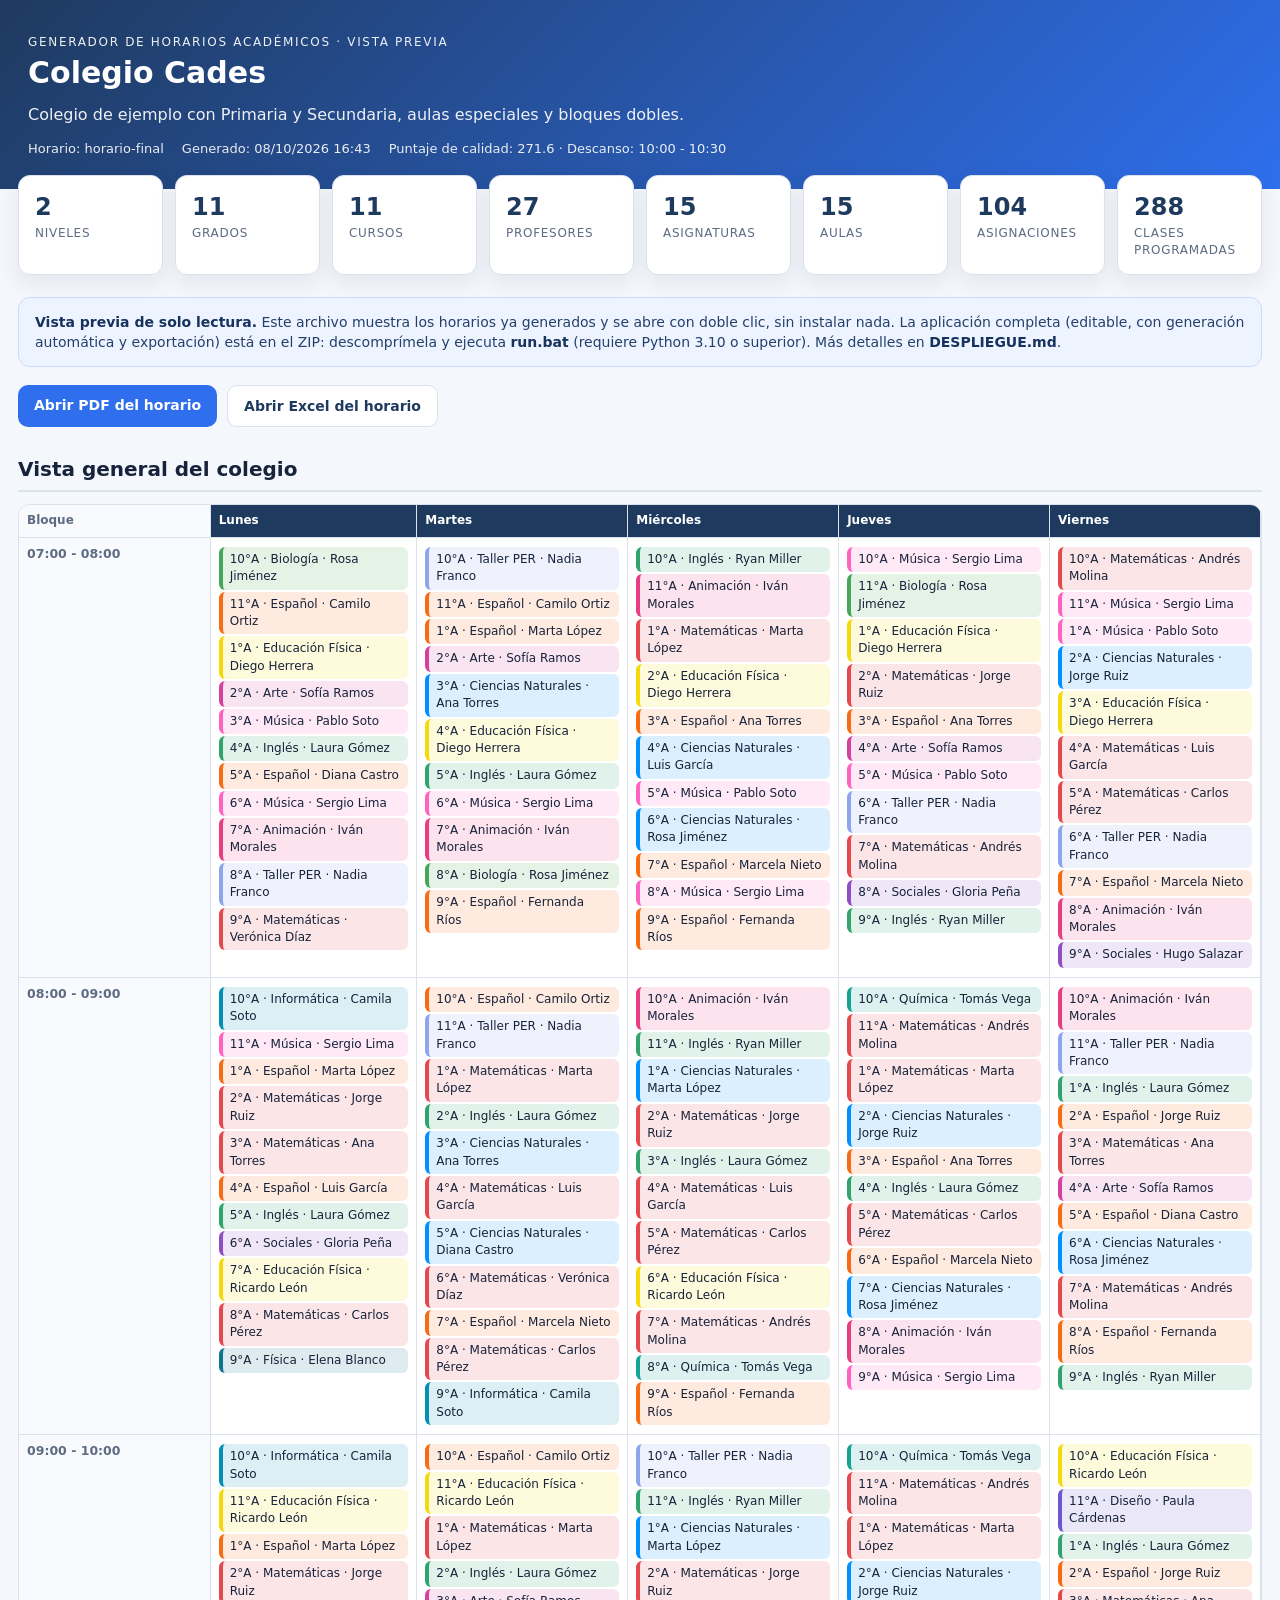
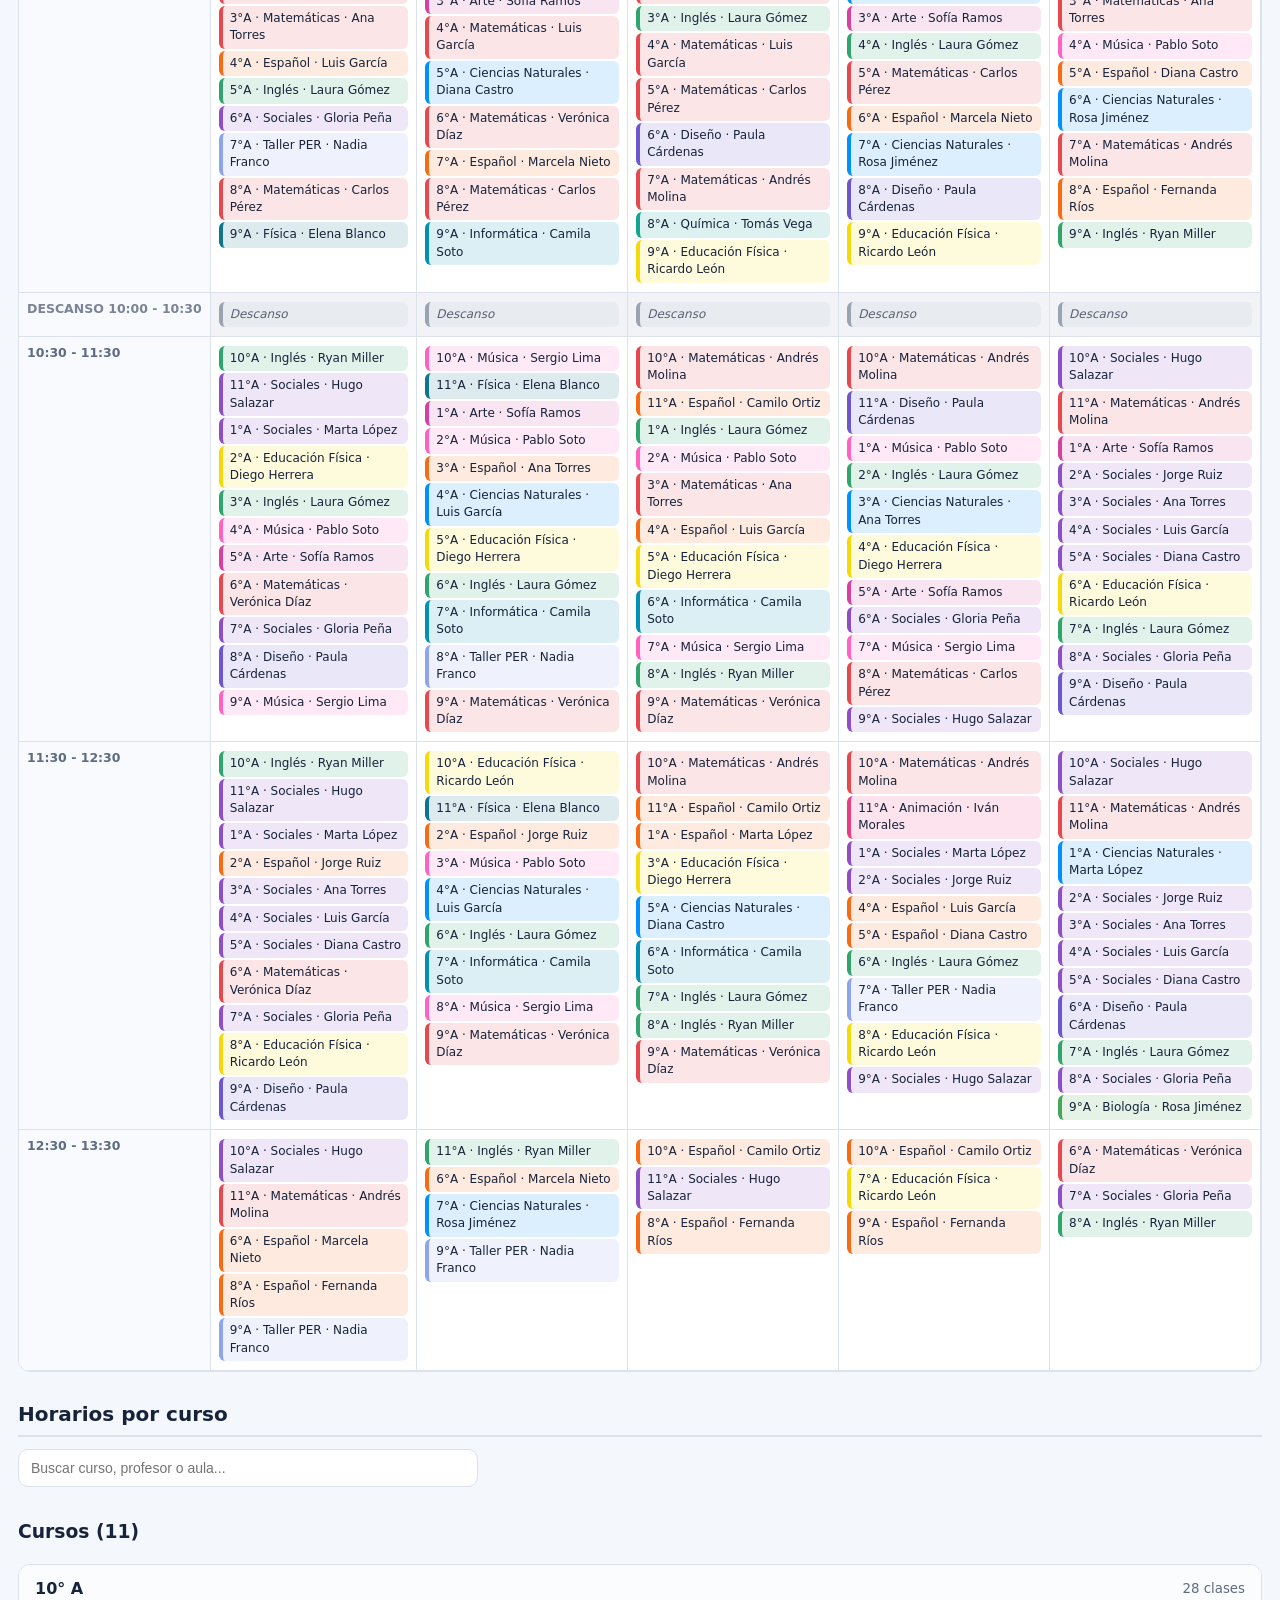
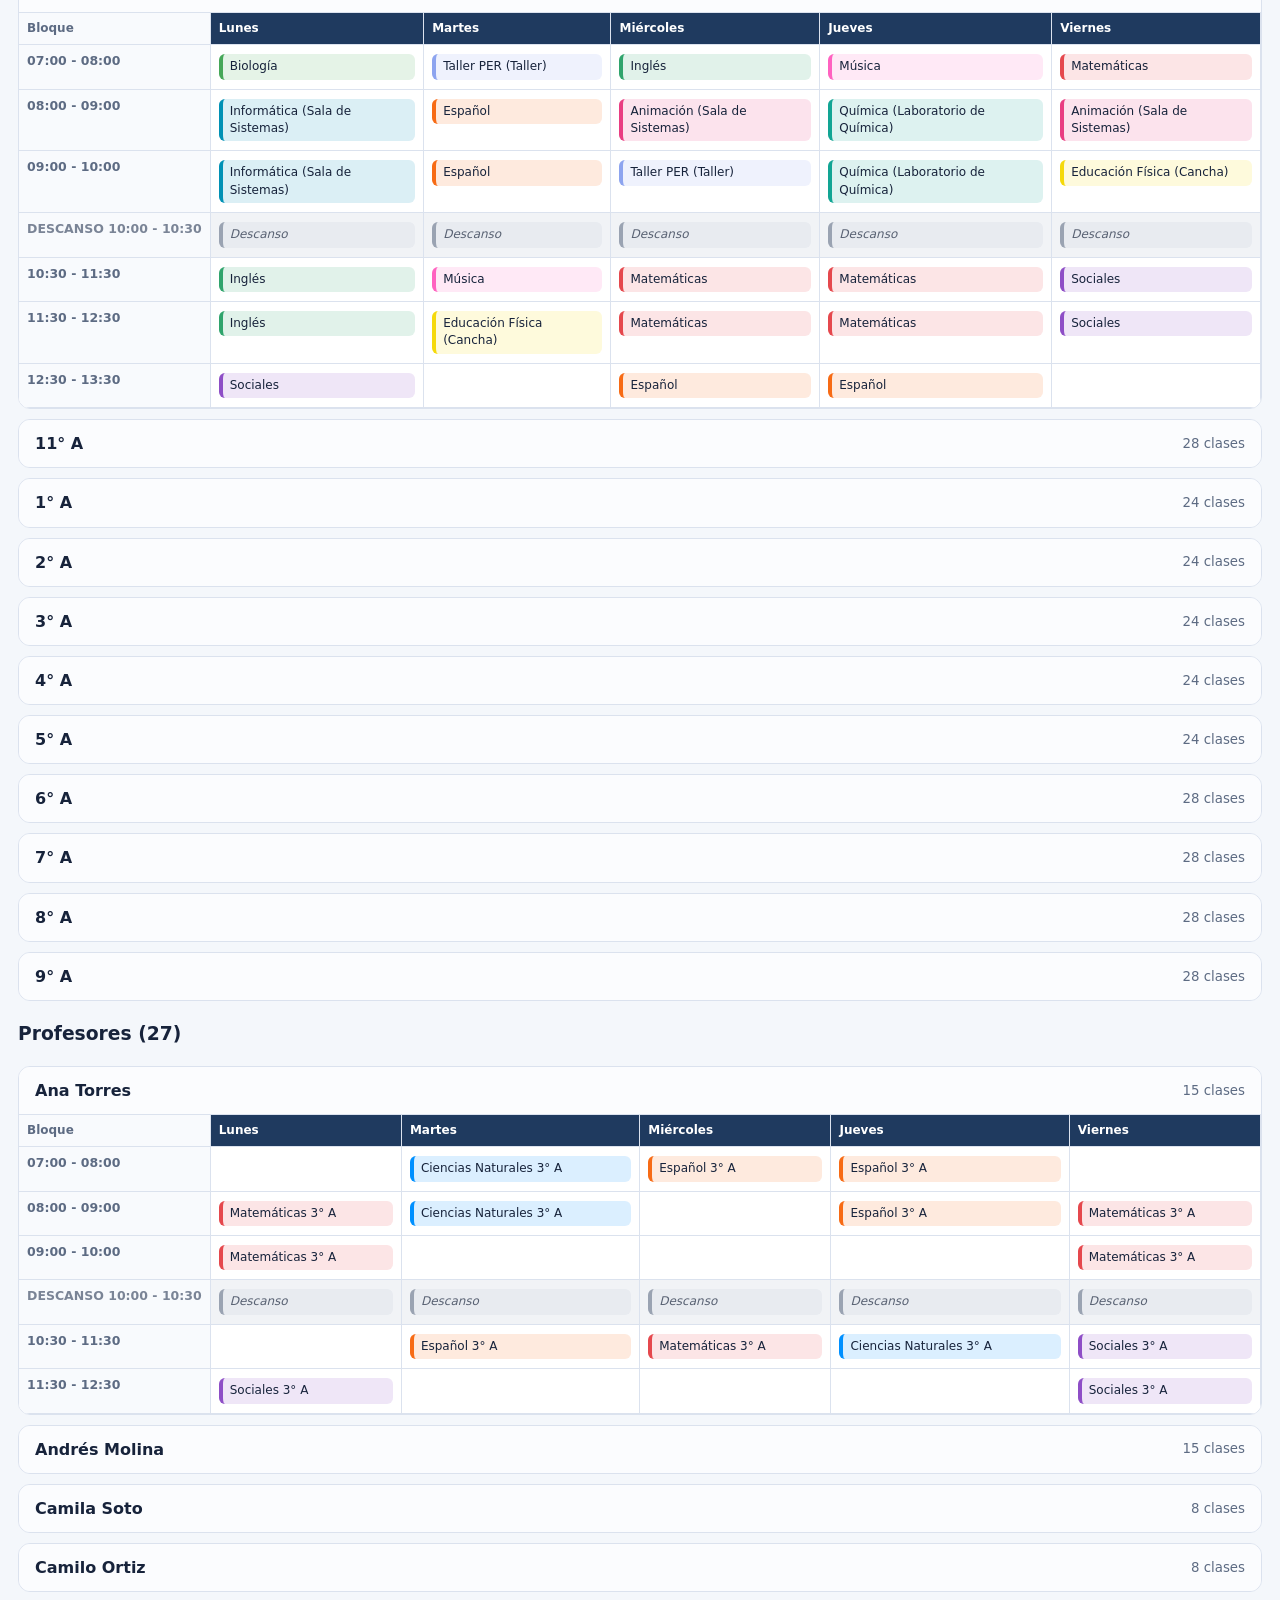
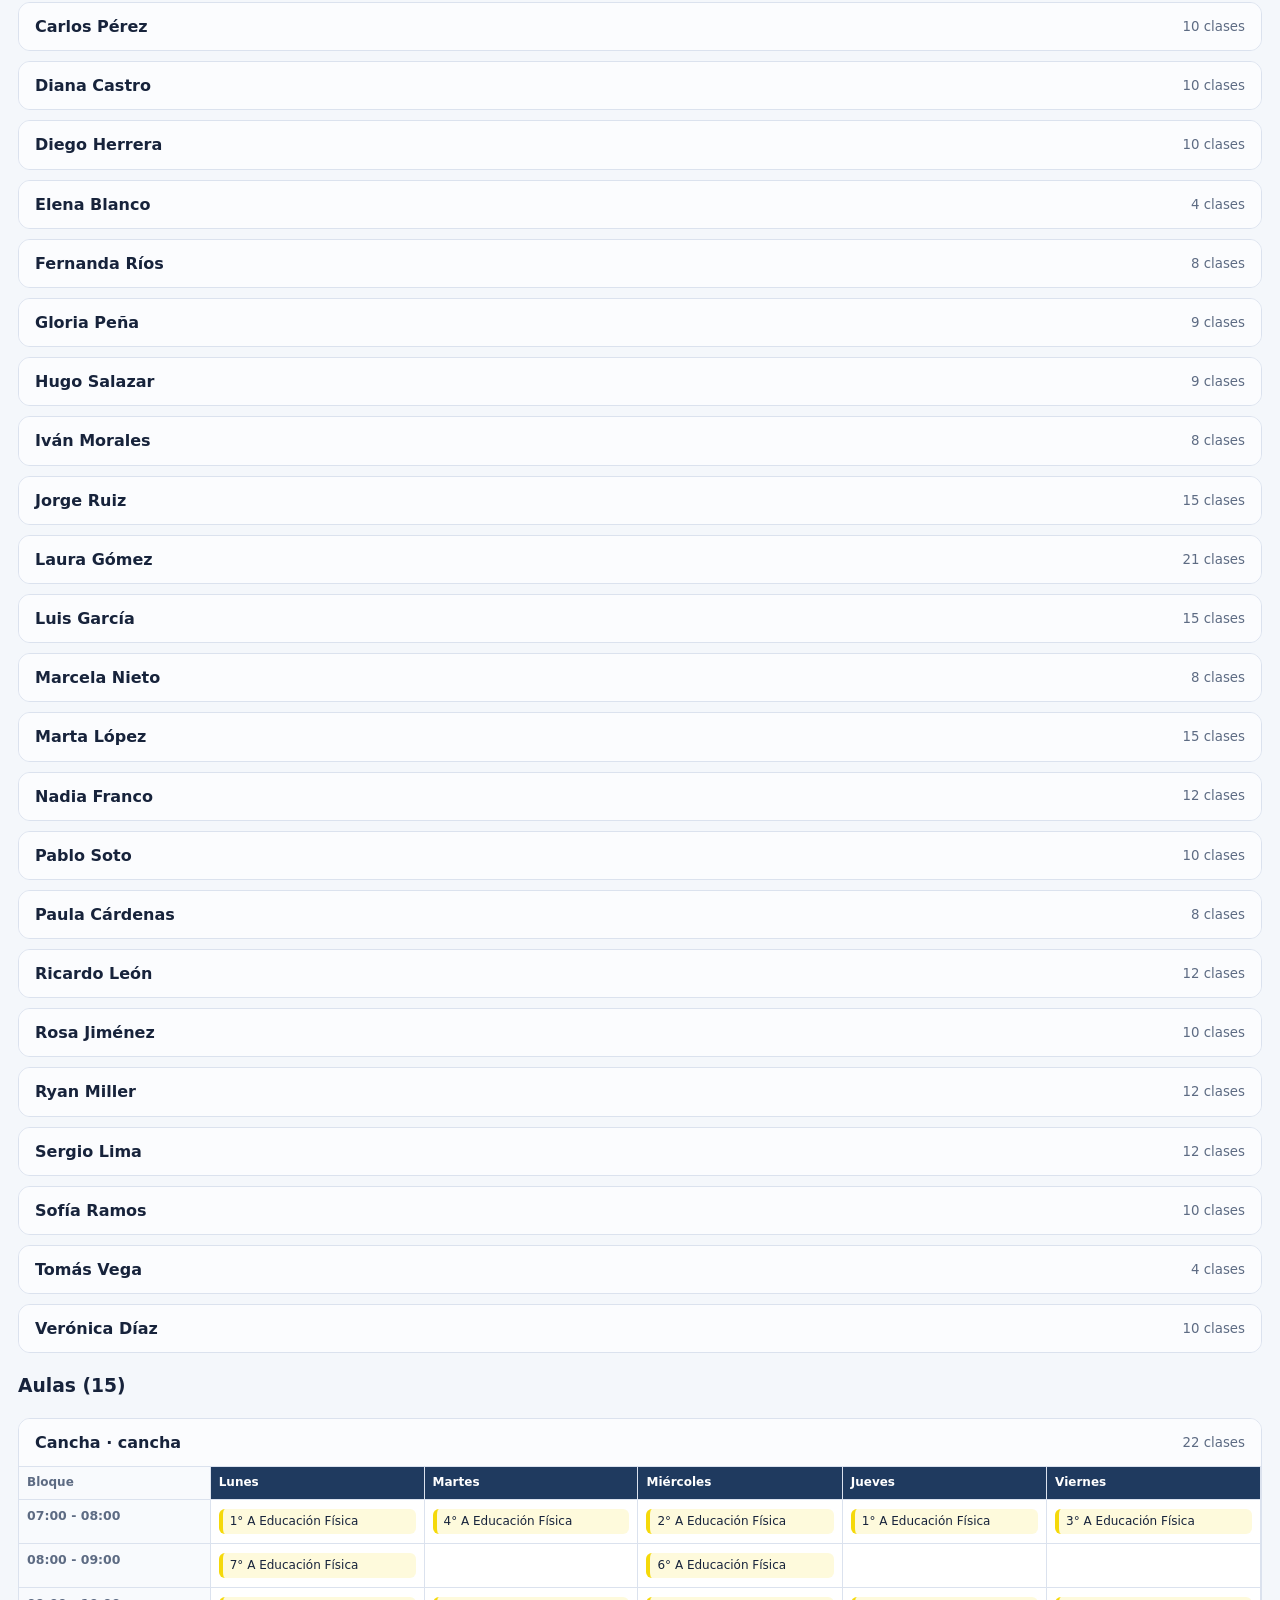
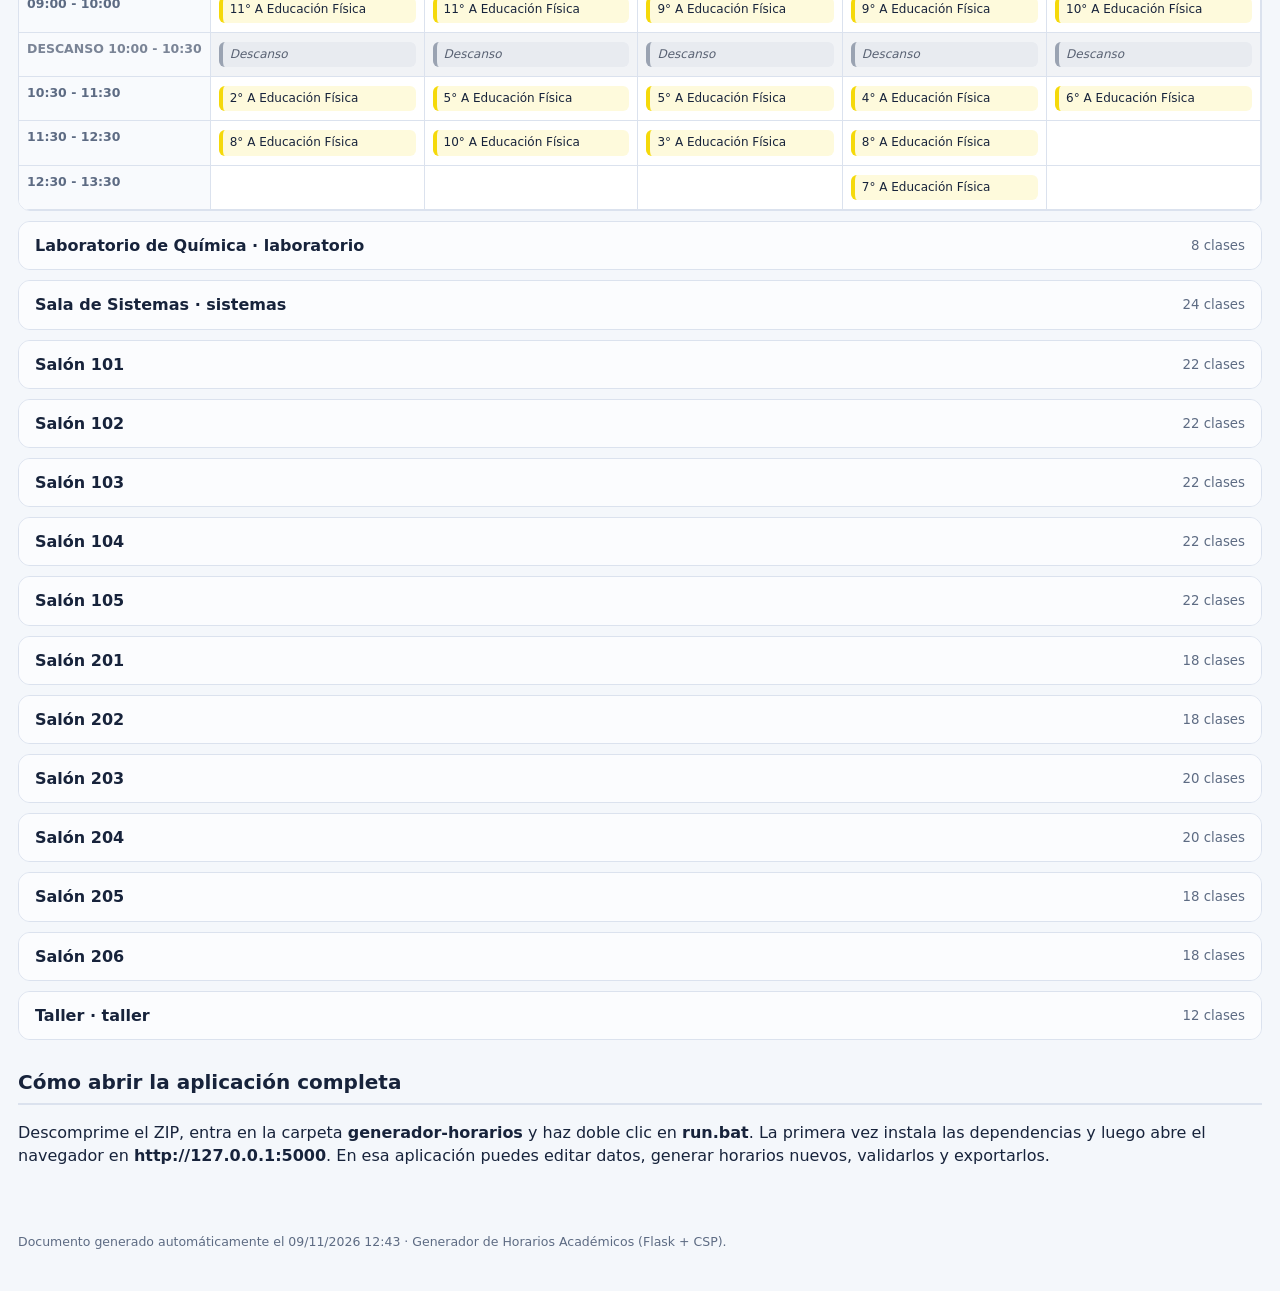
<file: ABRIR_VISTA_PREVIA.html>
<!DOCTYPE html>
<html lang="es">
<head>
<meta charset="utf-8">
<meta name="viewport" content="width=device-width, initial-scale=1">
<title>Vista previa de horarios · Colegio Cades</title>
<style>
  :root {
    --ink:#17233b; --muted:#5d6b83; --line:#dbe2ee; --bg:#f4f7fb;
    --brand:#1f3a5f; --accent:#2f6fed; --card:#ffffff;
  }
  * { box-sizing:border-box; }
  body { margin:0; font-family:"Segoe UI",system-ui,-apple-system,Arial,sans-serif;
         color:var(--ink); background:var(--bg); line-height:1.45; }
  .hero { background:linear-gradient(135deg,#1f3a5f,#2f6fed); color:#fff; padding:34px 28px 30px; }
  .hero .wrap { max-width:1280px; margin:0 auto; }
  .eyebrow { margin:0 0 6px; font-size:12px; letter-spacing:.14em; text-transform:uppercase; opacity:.8; }
  .hero h1 { margin:0 0 8px; font-size:30px; }
  .hero p { margin:0; max-width:760px; opacity:.92; }
  .hero .meta { margin-top:14px; display:flex; flex-wrap:wrap; gap:8px 18px; font-size:13px; opacity:.9; }
  main { max-width:1280px; margin:0 auto; padding:24px 18px 50px; }
  .cards { display:grid; grid-template-columns:repeat(auto-fit,minmax(130px,1fr)); gap:12px; margin:-38px 0 22px; }
  .card { background:var(--card); border:1px solid var(--line); border-radius:12px; padding:14px 16px;
           box-shadow:0 8px 22px rgba(23,35,59,.08); }
  .card .num { display:block; font-size:24px; font-weight:700; color:var(--brand); }
  .card .lbl { display:block; font-size:12px; color:var(--muted); text-transform:uppercase; letter-spacing:.06em; }
  .notice { background:#eef4ff; border:1px solid #c9dbff; border-radius:12px; padding:14px 16px; margin:0 0 18px;
             font-size:14px; color:#24406b; }
  .notice strong { color:#17325c; }
  .actions { display:flex; flex-wrap:wrap; gap:10px; margin:0 0 26px; }
  .btn { display:inline-block; text-decoration:none; background:var(--accent); color:#fff; font-weight:600;
          padding:10px 16px; border-radius:10px; font-size:14px; }
  .btn.secondary { background:#fff; color:var(--brand); border:1px solid var(--line); }
  h2 { font-size:20px; margin:28px 0 12px; padding-bottom:6px; border-bottom:2px solid var(--line); }
  .table-wrap { overflow-x:auto; background:#fff; border:1px solid var(--line); border-radius:12px; }
  table { width:100%; border-collapse:collapse; min-width:760px; font-size:12.5px; }
  th, td { border-bottom:1px solid var(--line); border-right:1px solid var(--line); padding:7px 8px;
            vertical-align:top; text-align:left; }
  thead th { position:sticky; top:0; background:var(--brand); color:#fff; font-size:12px; z-index:2; }
  .time-col { width:118px; font-weight:600; color:var(--muted); background:#f8fafd; white-space:nowrap; }
  .break-row td { background:#f1f3f6; }
  .break-row .time-col { color:#7a8496; }
  .chip { display:block; border-left:4px solid #4f8ef7; border-radius:6px; padding:4px 7px; margin:2px 0;
           font-size:12px; }
  .chip-break { border-left-color:#9aa3b2; background:#e8ebf0; color:#596273; font-style:italic; }
  details { background:#fff; border:1px solid var(--line); border-radius:12px; margin:0 0 10px; overflow:hidden; }
  summary { cursor:pointer; padding:12px 16px; font-weight:600; display:flex; justify-content:space-between;
             gap:12px; align-items:center; background:#fbfcfe; }
  summary:hover { background:#f3f7ff; }
  summary small { color:var(--muted); font-weight:400; white-space:nowrap; }
  details .table-wrap { border:0; border-top:1px solid var(--line); border-radius:0; }
  .empty { color:var(--muted); font-style:italic; }
  #filtro { width:100%; max-width:460px; padding:10px 12px; border:1px solid var(--line); border-radius:10px;
             font-size:14px; margin:0 0 12px; }
  footer { max-width:1280px; margin:0 auto; padding:0 18px 40px; color:var(--muted); font-size:12.5px; }
  @media print {
    body { background:#fff; }
    .hero { background:#1f3a5f !important; -webkit-print-color-adjust:exact; print-color-adjust:exact; }
    .cards { margin-top:16px; }
    .actions, #filtro, .notice { display:none !important; }
    details { break-inside:avoid; }
    details > summary { display:none; }
    details > * { display:block; }
    table { min-width:0; font-size:10px; }
    th, td { padding:4px; }
  }
</style>
</head>
<body>
<header class="hero">
  <div class="wrap">
    <p class="eyebrow">Generador de Horarios Académicos · Vista previa</p>
    <h1>Colegio Cades</h1>
    <p>Colegio de ejemplo con Primaria y Secundaria, aulas especiales y bloques dobles.</p>
    <div class="meta">
      <span>Horario: horario-final</span>
      <span>Generado: 08/10/2026 16:43</span>
      Puntaje de calidad: 271.6 · Descanso: 10:00 - 10:30
    </div>
  </div>
</header>
<main>
  <section class="cards"><div class="card"><span class="num">2</span><span class="lbl">Niveles</span></div><div class="card"><span class="num">11</span><span class="lbl">Grados</span></div><div class="card"><span class="num">11</span><span class="lbl">Cursos</span></div><div class="card"><span class="num">27</span><span class="lbl">Profesores</span></div><div class="card"><span class="num">15</span><span class="lbl">Asignaturas</span></div><div class="card"><span class="num">15</span><span class="lbl">Aulas</span></div><div class="card"><span class="num">104</span><span class="lbl">Asignaciones</span></div><div class="card"><span class="num">288</span><span class="lbl">Clases programadas</span></div></section>

  <div class="notice">
    <strong>Vista previa de solo lectura.</strong> Este archivo muestra los horarios ya generados y se abre con doble clic,
    sin instalar nada. La aplicación completa (editable, con generación automática y exportación) está en el ZIP:
    descomprímela y ejecuta <strong>run.bat</strong> (requiere Python 3.10 o superior). Más detalles en
    <strong>DESPLIEGUE.md</strong>.
  </div>

  <div class="actions">
    <a class="btn" href="VISTA_PREVIA.pdf">Abrir PDF del horario</a>
    <a class="btn secondary" href="horario_ejemplo.xlsx">Abrir Excel del horario</a>
  </div>

  <h2>Vista general del colegio</h2>
  <div class="table-wrap"><table><thead><tr><th class='time-col'>Bloque</th><th>Lunes</th><th>Martes</th><th>Miércoles</th><th>Jueves</th><th>Viernes</th></tr></thead><tbody><tr><th class='time-col'>07:00 - 08:00</th><td><span class="chip" style="border-left-color:#46a758;background:rgba(70,167,88,0.14)">10°A · Biología · Rosa Jiménez</span><span class="chip" style="border-left-color:#f76b15;background:rgba(247,107,21,0.14)">11°A · Español · Camilo Ortiz</span><span class="chip" style="border-left-color:#f5d90a;background:rgba(245,217,10,0.14)">1°A · Educación Física · Diego Herrera</span><span class="chip" style="border-left-color:#d6409f;background:rgba(214,64,159,0.14)">2°A · Arte · Sofía Ramos</span><span class="chip" style="border-left-color:#ff62c0;background:rgba(255,98,192,0.14)">3°A · Música · Pablo Soto</span><span class="chip" style="border-left-color:#30a46c;background:rgba(48,164,108,0.14)">4°A · Inglés · Laura Gómez</span><span class="chip" style="border-left-color:#f76b15;background:rgba(247,107,21,0.14)">5°A · Español · Diana Castro</span><span class="chip" style="border-left-color:#ff62c0;background:rgba(255,98,192,0.14)">6°A · Música · Sergio Lima</span><span class="chip" style="border-left-color:#e93d82;background:rgba(233,61,130,0.14)">7°A · Animación · Iván Morales</span><span class="chip" style="border-left-color:#8da4ef;background:rgba(141,164,239,0.14)">8°A · Taller PER · Nadia Franco</span><span class="chip" style="border-left-color:#e5484d;background:rgba(229,72,77,0.14)">9°A · Matemáticas · Verónica Díaz</span></td><td><span class="chip" style="border-left-color:#8da4ef;background:rgba(141,164,239,0.14)">10°A · Taller PER · Nadia Franco</span><span class="chip" style="border-left-color:#f76b15;background:rgba(247,107,21,0.14)">11°A · Español · Camilo Ortiz</span><span class="chip" style="border-left-color:#f76b15;background:rgba(247,107,21,0.14)">1°A · Español · Marta López</span><span class="chip" style="border-left-color:#d6409f;background:rgba(214,64,159,0.14)">2°A · Arte · Sofía Ramos</span><span class="chip" style="border-left-color:#0090ff;background:rgba(0,144,255,0.14)">3°A · Ciencias Naturales · Ana Torres</span><span class="chip" style="border-left-color:#f5d90a;background:rgba(245,217,10,0.14)">4°A · Educación Física · Diego Herrera</span><span class="chip" style="border-left-color:#30a46c;background:rgba(48,164,108,0.14)">5°A · Inglés · Laura Gómez</span><span class="chip" style="border-left-color:#ff62c0;background:rgba(255,98,192,0.14)">6°A · Música · Sergio Lima</span><span class="chip" style="border-left-color:#e93d82;background:rgba(233,61,130,0.14)">7°A · Animación · Iván Morales</span><span class="chip" style="border-left-color:#46a758;background:rgba(70,167,88,0.14)">8°A · Biología · Rosa Jiménez</span><span class="chip" style="border-left-color:#f76b15;background:rgba(247,107,21,0.14)">9°A · Español · Fernanda Ríos</span></td><td><span class="chip" style="border-left-color:#30a46c;background:rgba(48,164,108,0.14)">10°A · Inglés · Ryan Miller</span><span class="chip" style="border-left-color:#e93d82;background:rgba(233,61,130,0.14)">11°A · Animación · Iván Morales</span><span class="chip" style="border-left-color:#e5484d;background:rgba(229,72,77,0.14)">1°A · Matemáticas · Marta López</span><span class="chip" style="border-left-color:#f5d90a;background:rgba(245,217,10,0.14)">2°A · Educación Física · Diego Herrera</span><span class="chip" style="border-left-color:#f76b15;background:rgba(247,107,21,0.14)">3°A · Español · Ana Torres</span><span class="chip" style="border-left-color:#0090ff;background:rgba(0,144,255,0.14)">4°A · Ciencias Naturales · Luis García</span><span class="chip" style="border-left-color:#ff62c0;background:rgba(255,98,192,0.14)">5°A · Música · Pablo Soto</span><span class="chip" style="border-left-color:#0090ff;background:rgba(0,144,255,0.14)">6°A · Ciencias Naturales · Rosa Jiménez</span><span class="chip" style="border-left-color:#f76b15;background:rgba(247,107,21,0.14)">7°A · Español · Marcela Nieto</span><span class="chip" style="border-left-color:#ff62c0;background:rgba(255,98,192,0.14)">8°A · Música · Sergio Lima</span><span class="chip" style="border-left-color:#f76b15;background:rgba(247,107,21,0.14)">9°A · Español · Fernanda Ríos</span></td><td><span class="chip" style="border-left-color:#ff62c0;background:rgba(255,98,192,0.14)">10°A · Música · Sergio Lima</span><span class="chip" style="border-left-color:#46a758;background:rgba(70,167,88,0.14)">11°A · Biología · Rosa Jiménez</span><span class="chip" style="border-left-color:#f5d90a;background:rgba(245,217,10,0.14)">1°A · Educación Física · Diego Herrera</span><span class="chip" style="border-left-color:#e5484d;background:rgba(229,72,77,0.14)">2°A · Matemáticas · Jorge Ruiz</span><span class="chip" style="border-left-color:#f76b15;background:rgba(247,107,21,0.14)">3°A · Español · Ana Torres</span><span class="chip" style="border-left-color:#d6409f;background:rgba(214,64,159,0.14)">4°A · Arte · Sofía Ramos</span><span class="chip" style="border-left-color:#ff62c0;background:rgba(255,98,192,0.14)">5°A · Música · Pablo Soto</span><span class="chip" style="border-left-color:#8da4ef;background:rgba(141,164,239,0.14)">6°A · Taller PER · Nadia Franco</span><span class="chip" style="border-left-color:#e5484d;background:rgba(229,72,77,0.14)">7°A · Matemáticas · Andrés Molina</span><span class="chip" style="border-left-color:#8e4ec6;background:rgba(142,78,198,0.14)">8°A · Sociales · Gloria Peña</span><span class="chip" style="border-left-color:#30a46c;background:rgba(48,164,108,0.14)">9°A · Inglés · Ryan Miller</span></td><td><span class="chip" style="border-left-color:#e5484d;background:rgba(229,72,77,0.14)">10°A · Matemáticas · Andrés Molina</span><span class="chip" style="border-left-color:#ff62c0;background:rgba(255,98,192,0.14)">11°A · Música · Sergio Lima</span><span class="chip" style="border-left-color:#ff62c0;background:rgba(255,98,192,0.14)">1°A · Música · Pablo Soto</span><span class="chip" style="border-left-color:#0090ff;background:rgba(0,144,255,0.14)">2°A · Ciencias Naturales · Jorge Ruiz</span><span class="chip" style="border-left-color:#f5d90a;background:rgba(245,217,10,0.14)">3°A · Educación Física · Diego Herrera</span><span class="chip" style="border-left-color:#e5484d;background:rgba(229,72,77,0.14)">4°A · Matemáticas · Luis García</span><span class="chip" style="border-left-color:#e5484d;background:rgba(229,72,77,0.14)">5°A · Matemáticas · Carlos Pérez</span><span class="chip" style="border-left-color:#8da4ef;background:rgba(141,164,239,0.14)">6°A · Taller PER · Nadia Franco</span><span class="chip" style="border-left-color:#f76b15;background:rgba(247,107,21,0.14)">7°A · Español · Marcela Nieto</span><span class="chip" style="border-left-color:#e93d82;background:rgba(233,61,130,0.14)">8°A · Animación · Iván Morales</span><span class="chip" style="border-left-color:#8e4ec6;background:rgba(142,78,198,0.14)">9°A · Sociales · Hugo Salazar</span></td></tr><tr><th class='time-col'>08:00 - 09:00</th><td><span class="chip" style="border-left-color:#0091b5;background:rgba(0,145,181,0.14)">10°A · Informática · Camila Soto</span><span class="chip" style="border-left-color:#ff62c0;background:rgba(255,98,192,0.14)">11°A · Música · Sergio Lima</span><span class="chip" style="border-left-color:#f76b15;background:rgba(247,107,21,0.14)">1°A · Español · Marta López</span><span class="chip" style="border-left-color:#e5484d;background:rgba(229,72,77,0.14)">2°A · Matemáticas · Jorge Ruiz</span><span class="chip" style="border-left-color:#e5484d;background:rgba(229,72,77,0.14)">3°A · Matemáticas · Ana Torres</span><span class="chip" style="border-left-color:#f76b15;background:rgba(247,107,21,0.14)">4°A · Español · Luis García</span><span class="chip" style="border-left-color:#30a46c;background:rgba(48,164,108,0.14)">5°A · Inglés · Laura Gómez</span><span class="chip" style="border-left-color:#8e4ec6;background:rgba(142,78,198,0.14)">6°A · Sociales · Gloria Peña</span><span class="chip" style="border-left-color:#f5d90a;background:rgba(245,217,10,0.14)">7°A · Educación Física · Ricardo León</span><span class="chip" style="border-left-color:#e5484d;background:rgba(229,72,77,0.14)">8°A · Matemáticas · Carlos Pérez</span><span class="chip" style="border-left-color:#0e7490;background:rgba(14,116,144,0.14)">9°A · Física · Elena Blanco</span></td><td><span class="chip" style="border-left-color:#f76b15;background:rgba(247,107,21,0.14)">10°A · Español · Camilo Ortiz</span><span class="chip" style="border-left-color:#8da4ef;background:rgba(141,164,239,0.14)">11°A · Taller PER · Nadia Franco</span><span class="chip" style="border-left-color:#e5484d;background:rgba(229,72,77,0.14)">1°A · Matemáticas · Marta López</span><span class="chip" style="border-left-color:#30a46c;background:rgba(48,164,108,0.14)">2°A · Inglés · Laura Gómez</span><span class="chip" style="border-left-color:#0090ff;background:rgba(0,144,255,0.14)">3°A · Ciencias Naturales · Ana Torres</span><span class="chip" style="border-left-color:#e5484d;background:rgba(229,72,77,0.14)">4°A · Matemáticas · Luis García</span><span class="chip" style="border-left-color:#0090ff;background:rgba(0,144,255,0.14)">5°A · Ciencias Naturales · Diana Castro</span><span class="chip" style="border-left-color:#e5484d;background:rgba(229,72,77,0.14)">6°A · Matemáticas · Verónica Díaz</span><span class="chip" style="border-left-color:#f76b15;background:rgba(247,107,21,0.14)">7°A · Español · Marcela Nieto</span><span class="chip" style="border-left-color:#e5484d;background:rgba(229,72,77,0.14)">8°A · Matemáticas · Carlos Pérez</span><span class="chip" style="border-left-color:#0091b5;background:rgba(0,145,181,0.14)">9°A · Informática · Camila Soto</span></td><td><span class="chip" style="border-left-color:#e93d82;background:rgba(233,61,130,0.14)">10°A · Animación · Iván Morales</span><span class="chip" style="border-left-color:#30a46c;background:rgba(48,164,108,0.14)">11°A · Inglés · Ryan Miller</span><span class="chip" style="border-left-color:#0090ff;background:rgba(0,144,255,0.14)">1°A · Ciencias Naturales · Marta López</span><span class="chip" style="border-left-color:#e5484d;background:rgba(229,72,77,0.14)">2°A · Matemáticas · Jorge Ruiz</span><span class="chip" style="border-left-color:#30a46c;background:rgba(48,164,108,0.14)">3°A · Inglés · Laura Gómez</span><span class="chip" style="border-left-color:#e5484d;background:rgba(229,72,77,0.14)">4°A · Matemáticas · Luis García</span><span class="chip" style="border-left-color:#e5484d;background:rgba(229,72,77,0.14)">5°A · Matemáticas · Carlos Pérez</span><span class="chip" style="border-left-color:#f5d90a;background:rgba(245,217,10,0.14)">6°A · Educación Física · Ricardo León</span><span class="chip" style="border-left-color:#e5484d;background:rgba(229,72,77,0.14)">7°A · Matemáticas · Andrés Molina</span><span class="chip" style="border-left-color:#12a594;background:rgba(18,165,148,0.14)">8°A · Química · Tomás Vega</span><span class="chip" style="border-left-color:#f76b15;background:rgba(247,107,21,0.14)">9°A · Español · Fernanda Ríos</span></td><td><span class="chip" style="border-left-color:#12a594;background:rgba(18,165,148,0.14)">10°A · Química · Tomás Vega</span><span class="chip" style="border-left-color:#e5484d;background:rgba(229,72,77,0.14)">11°A · Matemáticas · Andrés Molina</span><span class="chip" style="border-left-color:#e5484d;background:rgba(229,72,77,0.14)">1°A · Matemáticas · Marta López</span><span class="chip" style="border-left-color:#0090ff;background:rgba(0,144,255,0.14)">2°A · Ciencias Naturales · Jorge Ruiz</span><span class="chip" style="border-left-color:#f76b15;background:rgba(247,107,21,0.14)">3°A · Español · Ana Torres</span><span class="chip" style="border-left-color:#30a46c;background:rgba(48,164,108,0.14)">4°A · Inglés · Laura Gómez</span><span class="chip" style="border-left-color:#e5484d;background:rgba(229,72,77,0.14)">5°A · Matemáticas · Carlos Pérez</span><span class="chip" style="border-left-color:#f76b15;background:rgba(247,107,21,0.14)">6°A · Español · Marcela Nieto</span><span class="chip" style="border-left-color:#0090ff;background:rgba(0,144,255,0.14)">7°A · Ciencias Naturales · Rosa Jiménez</span><span class="chip" style="border-left-color:#e93d82;background:rgba(233,61,130,0.14)">8°A · Animación · Iván Morales</span><span class="chip" style="border-left-color:#ff62c0;background:rgba(255,98,192,0.14)">9°A · Música · Sergio Lima</span></td><td><span class="chip" style="border-left-color:#e93d82;background:rgba(233,61,130,0.14)">10°A · Animación · Iván Morales</span><span class="chip" style="border-left-color:#8da4ef;background:rgba(141,164,239,0.14)">11°A · Taller PER · Nadia Franco</span><span class="chip" style="border-left-color:#30a46c;background:rgba(48,164,108,0.14)">1°A · Inglés · Laura Gómez</span><span class="chip" style="border-left-color:#f76b15;background:rgba(247,107,21,0.14)">2°A · Español · Jorge Ruiz</span><span class="chip" style="border-left-color:#e5484d;background:rgba(229,72,77,0.14)">3°A · Matemáticas · Ana Torres</span><span class="chip" style="border-left-color:#d6409f;background:rgba(214,64,159,0.14)">4°A · Arte · Sofía Ramos</span><span class="chip" style="border-left-color:#f76b15;background:rgba(247,107,21,0.14)">5°A · Español · Diana Castro</span><span class="chip" style="border-left-color:#0090ff;background:rgba(0,144,255,0.14)">6°A · Ciencias Naturales · Rosa Jiménez</span><span class="chip" style="border-left-color:#e5484d;background:rgba(229,72,77,0.14)">7°A · Matemáticas · Andrés Molina</span><span class="chip" style="border-left-color:#f76b15;background:rgba(247,107,21,0.14)">8°A · Español · Fernanda Ríos</span><span class="chip" style="border-left-color:#30a46c;background:rgba(48,164,108,0.14)">9°A · Inglés · Ryan Miller</span></td></tr><tr><th class='time-col'>09:00 - 10:00</th><td><span class="chip" style="border-left-color:#0091b5;background:rgba(0,145,181,0.14)">10°A · Informática · Camila Soto</span><span class="chip" style="border-left-color:#f5d90a;background:rgba(245,217,10,0.14)">11°A · Educación Física · Ricardo León</span><span class="chip" style="border-left-color:#f76b15;background:rgba(247,107,21,0.14)">1°A · Español · Marta López</span><span class="chip" style="border-left-color:#e5484d;background:rgba(229,72,77,0.14)">2°A · Matemáticas · Jorge Ruiz</span><span class="chip" style="border-left-color:#e5484d;background:rgba(229,72,77,0.14)">3°A · Matemáticas · Ana Torres</span><span class="chip" style="border-left-color:#f76b15;background:rgba(247,107,21,0.14)">4°A · Español · Luis García</span><span class="chip" style="border-left-color:#30a46c;background:rgba(48,164,108,0.14)">5°A · Inglés · Laura Gómez</span><span class="chip" style="border-left-color:#8e4ec6;background:rgba(142,78,198,0.14)">6°A · Sociales · Gloria Peña</span><span class="chip" style="border-left-color:#8da4ef;background:rgba(141,164,239,0.14)">7°A · Taller PER · Nadia Franco</span><span class="chip" style="border-left-color:#e5484d;background:rgba(229,72,77,0.14)">8°A · Matemáticas · Carlos Pérez</span><span class="chip" style="border-left-color:#0e7490;background:rgba(14,116,144,0.14)">9°A · Física · Elena Blanco</span></td><td><span class="chip" style="border-left-color:#f76b15;background:rgba(247,107,21,0.14)">10°A · Español · Camilo Ortiz</span><span class="chip" style="border-left-color:#f5d90a;background:rgba(245,217,10,0.14)">11°A · Educación Física · Ricardo León</span><span class="chip" style="border-left-color:#e5484d;background:rgba(229,72,77,0.14)">1°A · Matemáticas · Marta López</span><span class="chip" style="border-left-color:#30a46c;background:rgba(48,164,108,0.14)">2°A · Inglés · Laura Gómez</span><span class="chip" style="border-left-color:#d6409f;background:rgba(214,64,159,0.14)">3°A · Arte · Sofía Ramos</span><span class="chip" style="border-left-color:#e5484d;background:rgba(229,72,77,0.14)">4°A · Matemáticas · Luis García</span><span class="chip" style="border-left-color:#0090ff;background:rgba(0,144,255,0.14)">5°A · Ciencias Naturales · Diana Castro</span><span class="chip" style="border-left-color:#e5484d;background:rgba(229,72,77,0.14)">6°A · Matemáticas · Verónica Díaz</span><span class="chip" style="border-left-color:#f76b15;background:rgba(247,107,21,0.14)">7°A · Español · Marcela Nieto</span><span class="chip" style="border-left-color:#e5484d;background:rgba(229,72,77,0.14)">8°A · Matemáticas · Carlos Pérez</span><span class="chip" style="border-left-color:#0091b5;background:rgba(0,145,181,0.14)">9°A · Informática · Camila Soto</span></td><td><span class="chip" style="border-left-color:#8da4ef;background:rgba(141,164,239,0.14)">10°A · Taller PER · Nadia Franco</span><span class="chip" style="border-left-color:#30a46c;background:rgba(48,164,108,0.14)">11°A · Inglés · Ryan Miller</span><span class="chip" style="border-left-color:#0090ff;background:rgba(0,144,255,0.14)">1°A · Ciencias Naturales · Marta López</span><span class="chip" style="border-left-color:#e5484d;background:rgba(229,72,77,0.14)">2°A · Matemáticas · Jorge Ruiz</span><span class="chip" style="border-left-color:#30a46c;background:rgba(48,164,108,0.14)">3°A · Inglés · Laura Gómez</span><span class="chip" style="border-left-color:#e5484d;background:rgba(229,72,77,0.14)">4°A · Matemáticas · Luis García</span><span class="chip" style="border-left-color:#e5484d;background:rgba(229,72,77,0.14)">5°A · Matemáticas · Carlos Pérez</span><span class="chip" style="border-left-color:#6e56cf;background:rgba(110,86,207,0.14)">6°A · Diseño · Paula Cárdenas</span><span class="chip" style="border-left-color:#e5484d;background:rgba(229,72,77,0.14)">7°A · Matemáticas · Andrés Molina</span><span class="chip" style="border-left-color:#12a594;background:rgba(18,165,148,0.14)">8°A · Química · Tomás Vega</span><span class="chip" style="border-left-color:#f5d90a;background:rgba(245,217,10,0.14)">9°A · Educación Física · Ricardo León</span></td><td><span class="chip" style="border-left-color:#12a594;background:rgba(18,165,148,0.14)">10°A · Química · Tomás Vega</span><span class="chip" style="border-left-color:#e5484d;background:rgba(229,72,77,0.14)">11°A · Matemáticas · Andrés Molina</span><span class="chip" style="border-left-color:#e5484d;background:rgba(229,72,77,0.14)">1°A · Matemáticas · Marta López</span><span class="chip" style="border-left-color:#0090ff;background:rgba(0,144,255,0.14)">2°A · Ciencias Naturales · Jorge Ruiz</span><span class="chip" style="border-left-color:#d6409f;background:rgba(214,64,159,0.14)">3°A · Arte · Sofía Ramos</span><span class="chip" style="border-left-color:#30a46c;background:rgba(48,164,108,0.14)">4°A · Inglés · Laura Gómez</span><span class="chip" style="border-left-color:#e5484d;background:rgba(229,72,77,0.14)">5°A · Matemáticas · Carlos Pérez</span><span class="chip" style="border-left-color:#f76b15;background:rgba(247,107,21,0.14)">6°A · Español · Marcela Nieto</span><span class="chip" style="border-left-color:#0090ff;background:rgba(0,144,255,0.14)">7°A · Ciencias Naturales · Rosa Jiménez</span><span class="chip" style="border-left-color:#6e56cf;background:rgba(110,86,207,0.14)">8°A · Diseño · Paula Cárdenas</span><span class="chip" style="border-left-color:#f5d90a;background:rgba(245,217,10,0.14)">9°A · Educación Física · Ricardo León</span></td><td><span class="chip" style="border-left-color:#f5d90a;background:rgba(245,217,10,0.14)">10°A · Educación Física · Ricardo León</span><span class="chip" style="border-left-color:#6e56cf;background:rgba(110,86,207,0.14)">11°A · Diseño · Paula Cárdenas</span><span class="chip" style="border-left-color:#30a46c;background:rgba(48,164,108,0.14)">1°A · Inglés · Laura Gómez</span><span class="chip" style="border-left-color:#f76b15;background:rgba(247,107,21,0.14)">2°A · Español · Jorge Ruiz</span><span class="chip" style="border-left-color:#e5484d;background:rgba(229,72,77,0.14)">3°A · Matemáticas · Ana Torres</span><span class="chip" style="border-left-color:#ff62c0;background:rgba(255,98,192,0.14)">4°A · Música · Pablo Soto</span><span class="chip" style="border-left-color:#f76b15;background:rgba(247,107,21,0.14)">5°A · Español · Diana Castro</span><span class="chip" style="border-left-color:#0090ff;background:rgba(0,144,255,0.14)">6°A · Ciencias Naturales · Rosa Jiménez</span><span class="chip" style="border-left-color:#e5484d;background:rgba(229,72,77,0.14)">7°A · Matemáticas · Andrés Molina</span><span class="chip" style="border-left-color:#f76b15;background:rgba(247,107,21,0.14)">8°A · Español · Fernanda Ríos</span><span class="chip" style="border-left-color:#30a46c;background:rgba(48,164,108,0.14)">9°A · Inglés · Ryan Miller</span></td></tr><tr class='break-row'><th class='time-col'>DESCANSO 10:00 - 10:30</th><td><span class="chip chip-break">Descanso</span></td><td><span class="chip chip-break">Descanso</span></td><td><span class="chip chip-break">Descanso</span></td><td><span class="chip chip-break">Descanso</span></td><td><span class="chip chip-break">Descanso</span></td></tr><tr><th class='time-col'>10:30 - 11:30</th><td><span class="chip" style="border-left-color:#30a46c;background:rgba(48,164,108,0.14)">10°A · Inglés · Ryan Miller</span><span class="chip" style="border-left-color:#8e4ec6;background:rgba(142,78,198,0.14)">11°A · Sociales · Hugo Salazar</span><span class="chip" style="border-left-color:#8e4ec6;background:rgba(142,78,198,0.14)">1°A · Sociales · Marta López</span><span class="chip" style="border-left-color:#f5d90a;background:rgba(245,217,10,0.14)">2°A · Educación Física · Diego Herrera</span><span class="chip" style="border-left-color:#30a46c;background:rgba(48,164,108,0.14)">3°A · Inglés · Laura Gómez</span><span class="chip" style="border-left-color:#ff62c0;background:rgba(255,98,192,0.14)">4°A · Música · Pablo Soto</span><span class="chip" style="border-left-color:#d6409f;background:rgba(214,64,159,0.14)">5°A · Arte · Sofía Ramos</span><span class="chip" style="border-left-color:#e5484d;background:rgba(229,72,77,0.14)">6°A · Matemáticas · Verónica Díaz</span><span class="chip" style="border-left-color:#8e4ec6;background:rgba(142,78,198,0.14)">7°A · Sociales · Gloria Peña</span><span class="chip" style="border-left-color:#6e56cf;background:rgba(110,86,207,0.14)">8°A · Diseño · Paula Cárdenas</span><span class="chip" style="border-left-color:#ff62c0;background:rgba(255,98,192,0.14)">9°A · Música · Sergio Lima</span></td><td><span class="chip" style="border-left-color:#ff62c0;background:rgba(255,98,192,0.14)">10°A · Música · Sergio Lima</span><span class="chip" style="border-left-color:#0e7490;background:rgba(14,116,144,0.14)">11°A · Física · Elena Blanco</span><span class="chip" style="border-left-color:#d6409f;background:rgba(214,64,159,0.14)">1°A · Arte · Sofía Ramos</span><span class="chip" style="border-left-color:#ff62c0;background:rgba(255,98,192,0.14)">2°A · Música · Pablo Soto</span><span class="chip" style="border-left-color:#f76b15;background:rgba(247,107,21,0.14)">3°A · Español · Ana Torres</span><span class="chip" style="border-left-color:#0090ff;background:rgba(0,144,255,0.14)">4°A · Ciencias Naturales · Luis García</span><span class="chip" style="border-left-color:#f5d90a;background:rgba(245,217,10,0.14)">5°A · Educación Física · Diego Herrera</span><span class="chip" style="border-left-color:#30a46c;background:rgba(48,164,108,0.14)">6°A · Inglés · Laura Gómez</span><span class="chip" style="border-left-color:#0091b5;background:rgba(0,145,181,0.14)">7°A · Informática · Camila Soto</span><span class="chip" style="border-left-color:#8da4ef;background:rgba(141,164,239,0.14)">8°A · Taller PER · Nadia Franco</span><span class="chip" style="border-left-color:#e5484d;background:rgba(229,72,77,0.14)">9°A · Matemáticas · Verónica Díaz</span></td><td><span class="chip" style="border-left-color:#e5484d;background:rgba(229,72,77,0.14)">10°A · Matemáticas · Andrés Molina</span><span class="chip" style="border-left-color:#f76b15;background:rgba(247,107,21,0.14)">11°A · Español · Camilo Ortiz</span><span class="chip" style="border-left-color:#30a46c;background:rgba(48,164,108,0.14)">1°A · Inglés · Laura Gómez</span><span class="chip" style="border-left-color:#ff62c0;background:rgba(255,98,192,0.14)">2°A · Música · Pablo Soto</span><span class="chip" style="border-left-color:#e5484d;background:rgba(229,72,77,0.14)">3°A · Matemáticas · Ana Torres</span><span class="chip" style="border-left-color:#f76b15;background:rgba(247,107,21,0.14)">4°A · Español · Luis García</span><span class="chip" style="border-left-color:#f5d90a;background:rgba(245,217,10,0.14)">5°A · Educación Física · Diego Herrera</span><span class="chip" style="border-left-color:#0091b5;background:rgba(0,145,181,0.14)">6°A · Informática · Camila Soto</span><span class="chip" style="border-left-color:#ff62c0;background:rgba(255,98,192,0.14)">7°A · Música · Sergio Lima</span><span class="chip" style="border-left-color:#30a46c;background:rgba(48,164,108,0.14)">8°A · Inglés · Ryan Miller</span><span class="chip" style="border-left-color:#e5484d;background:rgba(229,72,77,0.14)">9°A · Matemáticas · Verónica Díaz</span></td><td><span class="chip" style="border-left-color:#e5484d;background:rgba(229,72,77,0.14)">10°A · Matemáticas · Andrés Molina</span><span class="chip" style="border-left-color:#6e56cf;background:rgba(110,86,207,0.14)">11°A · Diseño · Paula Cárdenas</span><span class="chip" style="border-left-color:#ff62c0;background:rgba(255,98,192,0.14)">1°A · Música · Pablo Soto</span><span class="chip" style="border-left-color:#30a46c;background:rgba(48,164,108,0.14)">2°A · Inglés · Laura Gómez</span><span class="chip" style="border-left-color:#0090ff;background:rgba(0,144,255,0.14)">3°A · Ciencias Naturales · Ana Torres</span><span class="chip" style="border-left-color:#f5d90a;background:rgba(245,217,10,0.14)">4°A · Educación Física · Diego Herrera</span><span class="chip" style="border-left-color:#d6409f;background:rgba(214,64,159,0.14)">5°A · Arte · Sofía Ramos</span><span class="chip" style="border-left-color:#8e4ec6;background:rgba(142,78,198,0.14)">6°A · Sociales · Gloria Peña</span><span class="chip" style="border-left-color:#ff62c0;background:rgba(255,98,192,0.14)">7°A · Música · Sergio Lima</span><span class="chip" style="border-left-color:#e5484d;background:rgba(229,72,77,0.14)">8°A · Matemáticas · Carlos Pérez</span><span class="chip" style="border-left-color:#8e4ec6;background:rgba(142,78,198,0.14)">9°A · Sociales · Hugo Salazar</span></td><td><span class="chip" style="border-left-color:#8e4ec6;background:rgba(142,78,198,0.14)">10°A · Sociales · Hugo Salazar</span><span class="chip" style="border-left-color:#e5484d;background:rgba(229,72,77,0.14)">11°A · Matemáticas · Andrés Molina</span><span class="chip" style="border-left-color:#d6409f;background:rgba(214,64,159,0.14)">1°A · Arte · Sofía Ramos</span><span class="chip" style="border-left-color:#8e4ec6;background:rgba(142,78,198,0.14)">2°A · Sociales · Jorge Ruiz</span><span class="chip" style="border-left-color:#8e4ec6;background:rgba(142,78,198,0.14)">3°A · Sociales · Ana Torres</span><span class="chip" style="border-left-color:#8e4ec6;background:rgba(142,78,198,0.14)">4°A · Sociales · Luis García</span><span class="chip" style="border-left-color:#8e4ec6;background:rgba(142,78,198,0.14)">5°A · Sociales · Diana Castro</span><span class="chip" style="border-left-color:#f5d90a;background:rgba(245,217,10,0.14)">6°A · Educación Física · Ricardo León</span><span class="chip" style="border-left-color:#30a46c;background:rgba(48,164,108,0.14)">7°A · Inglés · Laura Gómez</span><span class="chip" style="border-left-color:#8e4ec6;background:rgba(142,78,198,0.14)">8°A · Sociales · Gloria Peña</span><span class="chip" style="border-left-color:#6e56cf;background:rgba(110,86,207,0.14)">9°A · Diseño · Paula Cárdenas</span></td></tr><tr><th class='time-col'>11:30 - 12:30</th><td><span class="chip" style="border-left-color:#30a46c;background:rgba(48,164,108,0.14)">10°A · Inglés · Ryan Miller</span><span class="chip" style="border-left-color:#8e4ec6;background:rgba(142,78,198,0.14)">11°A · Sociales · Hugo Salazar</span><span class="chip" style="border-left-color:#8e4ec6;background:rgba(142,78,198,0.14)">1°A · Sociales · Marta López</span><span class="chip" style="border-left-color:#f76b15;background:rgba(247,107,21,0.14)">2°A · Español · Jorge Ruiz</span><span class="chip" style="border-left-color:#8e4ec6;background:rgba(142,78,198,0.14)">3°A · Sociales · Ana Torres</span><span class="chip" style="border-left-color:#8e4ec6;background:rgba(142,78,198,0.14)">4°A · Sociales · Luis García</span><span class="chip" style="border-left-color:#8e4ec6;background:rgba(142,78,198,0.14)">5°A · Sociales · Diana Castro</span><span class="chip" style="border-left-color:#e5484d;background:rgba(229,72,77,0.14)">6°A · Matemáticas · Verónica Díaz</span><span class="chip" style="border-left-color:#8e4ec6;background:rgba(142,78,198,0.14)">7°A · Sociales · Gloria Peña</span><span class="chip" style="border-left-color:#f5d90a;background:rgba(245,217,10,0.14)">8°A · Educación Física · Ricardo León</span><span class="chip" style="border-left-color:#6e56cf;background:rgba(110,86,207,0.14)">9°A · Diseño · Paula Cárdenas</span></td><td><span class="chip" style="border-left-color:#f5d90a;background:rgba(245,217,10,0.14)">10°A · Educación Física · Ricardo León</span><span class="chip" style="border-left-color:#0e7490;background:rgba(14,116,144,0.14)">11°A · Física · Elena Blanco</span><span class="chip" style="border-left-color:#f76b15;background:rgba(247,107,21,0.14)">2°A · Español · Jorge Ruiz</span><span class="chip" style="border-left-color:#ff62c0;background:rgba(255,98,192,0.14)">3°A · Música · Pablo Soto</span><span class="chip" style="border-left-color:#0090ff;background:rgba(0,144,255,0.14)">4°A · Ciencias Naturales · Luis García</span><span class="chip" style="border-left-color:#30a46c;background:rgba(48,164,108,0.14)">6°A · Inglés · Laura Gómez</span><span class="chip" style="border-left-color:#0091b5;background:rgba(0,145,181,0.14)">7°A · Informática · Camila Soto</span><span class="chip" style="border-left-color:#ff62c0;background:rgba(255,98,192,0.14)">8°A · Música · Sergio Lima</span><span class="chip" style="border-left-color:#e5484d;background:rgba(229,72,77,0.14)">9°A · Matemáticas · Verónica Díaz</span></td><td><span class="chip" style="border-left-color:#e5484d;background:rgba(229,72,77,0.14)">10°A · Matemáticas · Andrés Molina</span><span class="chip" style="border-left-color:#f76b15;background:rgba(247,107,21,0.14)">11°A · Español · Camilo Ortiz</span><span class="chip" style="border-left-color:#f76b15;background:rgba(247,107,21,0.14)">1°A · Español · Marta López</span><span class="chip" style="border-left-color:#f5d90a;background:rgba(245,217,10,0.14)">3°A · Educación Física · Diego Herrera</span><span class="chip" style="border-left-color:#0090ff;background:rgba(0,144,255,0.14)">5°A · Ciencias Naturales · Diana Castro</span><span class="chip" style="border-left-color:#0091b5;background:rgba(0,145,181,0.14)">6°A · Informática · Camila Soto</span><span class="chip" style="border-left-color:#30a46c;background:rgba(48,164,108,0.14)">7°A · Inglés · Laura Gómez</span><span class="chip" style="border-left-color:#30a46c;background:rgba(48,164,108,0.14)">8°A · Inglés · Ryan Miller</span><span class="chip" style="border-left-color:#e5484d;background:rgba(229,72,77,0.14)">9°A · Matemáticas · Verónica Díaz</span></td><td><span class="chip" style="border-left-color:#e5484d;background:rgba(229,72,77,0.14)">10°A · Matemáticas · Andrés Molina</span><span class="chip" style="border-left-color:#e93d82;background:rgba(233,61,130,0.14)">11°A · Animación · Iván Morales</span><span class="chip" style="border-left-color:#8e4ec6;background:rgba(142,78,198,0.14)">1°A · Sociales · Marta López</span><span class="chip" style="border-left-color:#8e4ec6;background:rgba(142,78,198,0.14)">2°A · Sociales · Jorge Ruiz</span><span class="chip" style="border-left-color:#f76b15;background:rgba(247,107,21,0.14)">4°A · Español · Luis García</span><span class="chip" style="border-left-color:#f76b15;background:rgba(247,107,21,0.14)">5°A · Español · Diana Castro</span><span class="chip" style="border-left-color:#30a46c;background:rgba(48,164,108,0.14)">6°A · Inglés · Laura Gómez</span><span class="chip" style="border-left-color:#8da4ef;background:rgba(141,164,239,0.14)">7°A · Taller PER · Nadia Franco</span><span class="chip" style="border-left-color:#f5d90a;background:rgba(245,217,10,0.14)">8°A · Educación Física · Ricardo León</span><span class="chip" style="border-left-color:#8e4ec6;background:rgba(142,78,198,0.14)">9°A · Sociales · Hugo Salazar</span></td><td><span class="chip" style="border-left-color:#8e4ec6;background:rgba(142,78,198,0.14)">10°A · Sociales · Hugo Salazar</span><span class="chip" style="border-left-color:#e5484d;background:rgba(229,72,77,0.14)">11°A · Matemáticas · Andrés Molina</span><span class="chip" style="border-left-color:#0090ff;background:rgba(0,144,255,0.14)">1°A · Ciencias Naturales · Marta López</span><span class="chip" style="border-left-color:#8e4ec6;background:rgba(142,78,198,0.14)">2°A · Sociales · Jorge Ruiz</span><span class="chip" style="border-left-color:#8e4ec6;background:rgba(142,78,198,0.14)">3°A · Sociales · Ana Torres</span><span class="chip" style="border-left-color:#8e4ec6;background:rgba(142,78,198,0.14)">4°A · Sociales · Luis García</span><span class="chip" style="border-left-color:#8e4ec6;background:rgba(142,78,198,0.14)">5°A · Sociales · Diana Castro</span><span class="chip" style="border-left-color:#6e56cf;background:rgba(110,86,207,0.14)">6°A · Diseño · Paula Cárdenas</span><span class="chip" style="border-left-color:#30a46c;background:rgba(48,164,108,0.14)">7°A · Inglés · Laura Gómez</span><span class="chip" style="border-left-color:#8e4ec6;background:rgba(142,78,198,0.14)">8°A · Sociales · Gloria Peña</span><span class="chip" style="border-left-color:#46a758;background:rgba(70,167,88,0.14)">9°A · Biología · Rosa Jiménez</span></td></tr><tr><th class='time-col'>12:30 - 13:30</th><td><span class="chip" style="border-left-color:#8e4ec6;background:rgba(142,78,198,0.14)">10°A · Sociales · Hugo Salazar</span><span class="chip" style="border-left-color:#e5484d;background:rgba(229,72,77,0.14)">11°A · Matemáticas · Andrés Molina</span><span class="chip" style="border-left-color:#f76b15;background:rgba(247,107,21,0.14)">6°A · Español · Marcela Nieto</span><span class="chip" style="border-left-color:#f76b15;background:rgba(247,107,21,0.14)">8°A · Español · Fernanda Ríos</span><span class="chip" style="border-left-color:#8da4ef;background:rgba(141,164,239,0.14)">9°A · Taller PER · Nadia Franco</span></td><td><span class="chip" style="border-left-color:#30a46c;background:rgba(48,164,108,0.14)">11°A · Inglés · Ryan Miller</span><span class="chip" style="border-left-color:#f76b15;background:rgba(247,107,21,0.14)">6°A · Español · Marcela Nieto</span><span class="chip" style="border-left-color:#0090ff;background:rgba(0,144,255,0.14)">7°A · Ciencias Naturales · Rosa Jiménez</span><span class="chip" style="border-left-color:#8da4ef;background:rgba(141,164,239,0.14)">9°A · Taller PER · Nadia Franco</span></td><td><span class="chip" style="border-left-color:#f76b15;background:rgba(247,107,21,0.14)">10°A · Español · Camilo Ortiz</span><span class="chip" style="border-left-color:#8e4ec6;background:rgba(142,78,198,0.14)">11°A · Sociales · Hugo Salazar</span><span class="chip" style="border-left-color:#f76b15;background:rgba(247,107,21,0.14)">8°A · Español · Fernanda Ríos</span></td><td><span class="chip" style="border-left-color:#f76b15;background:rgba(247,107,21,0.14)">10°A · Español · Camilo Ortiz</span><span class="chip" style="border-left-color:#f5d90a;background:rgba(245,217,10,0.14)">7°A · Educación Física · Ricardo León</span><span class="chip" style="border-left-color:#f76b15;background:rgba(247,107,21,0.14)">9°A · Español · Fernanda Ríos</span></td><td><span class="chip" style="border-left-color:#e5484d;background:rgba(229,72,77,0.14)">6°A · Matemáticas · Verónica Díaz</span><span class="chip" style="border-left-color:#8e4ec6;background:rgba(142,78,198,0.14)">7°A · Sociales · Gloria Peña</span><span class="chip" style="border-left-color:#30a46c;background:rgba(48,164,108,0.14)">8°A · Inglés · Ryan Miller</span></td></tr></tbody></table></div>

  <h2>Horarios por curso</h2>
  <input id="filtro" type="search" placeholder="Buscar curso, profesor o aula...">
  <div id="listas">
    <h3 class="group-title">Cursos (11)</h3>
    <details open><summary><span>10° A</span><small>28 clases</small></summary><div class="table-wrap"><table><thead><tr><th class='time-col'>Bloque</th><th>Lunes</th><th>Martes</th><th>Miércoles</th><th>Jueves</th><th>Viernes</th></tr></thead><tbody><tr><th class='time-col'>07:00 - 08:00</th><td><span class="chip" style="border-left-color:#46a758;background:rgba(70,167,88,0.14)">Biología</span></td><td><span class="chip" style="border-left-color:#8da4ef;background:rgba(141,164,239,0.14)">Taller PER (Taller)</span></td><td><span class="chip" style="border-left-color:#30a46c;background:rgba(48,164,108,0.14)">Inglés</span></td><td><span class="chip" style="border-left-color:#ff62c0;background:rgba(255,98,192,0.14)">Música</span></td><td><span class="chip" style="border-left-color:#e5484d;background:rgba(229,72,77,0.14)">Matemáticas</span></td></tr><tr><th class='time-col'>08:00 - 09:00</th><td><span class="chip" style="border-left-color:#0091b5;background:rgba(0,145,181,0.14)">Informática (Sala de Sistemas)</span></td><td><span class="chip" style="border-left-color:#f76b15;background:rgba(247,107,21,0.14)">Español</span></td><td><span class="chip" style="border-left-color:#e93d82;background:rgba(233,61,130,0.14)">Animación (Sala de Sistemas)</span></td><td><span class="chip" style="border-left-color:#12a594;background:rgba(18,165,148,0.14)">Química (Laboratorio de Química)</span></td><td><span class="chip" style="border-left-color:#e93d82;background:rgba(233,61,130,0.14)">Animación (Sala de Sistemas)</span></td></tr><tr><th class='time-col'>09:00 - 10:00</th><td><span class="chip" style="border-left-color:#0091b5;background:rgba(0,145,181,0.14)">Informática (Sala de Sistemas)</span></td><td><span class="chip" style="border-left-color:#f76b15;background:rgba(247,107,21,0.14)">Español</span></td><td><span class="chip" style="border-left-color:#8da4ef;background:rgba(141,164,239,0.14)">Taller PER (Taller)</span></td><td><span class="chip" style="border-left-color:#12a594;background:rgba(18,165,148,0.14)">Química (Laboratorio de Química)</span></td><td><span class="chip" style="border-left-color:#f5d90a;background:rgba(245,217,10,0.14)">Educación Física (Cancha)</span></td></tr><tr class='break-row'><th class='time-col'>DESCANSO 10:00 - 10:30</th><td><span class="chip chip-break">Descanso</span></td><td><span class="chip chip-break">Descanso</span></td><td><span class="chip chip-break">Descanso</span></td><td><span class="chip chip-break">Descanso</span></td><td><span class="chip chip-break">Descanso</span></td></tr><tr><th class='time-col'>10:30 - 11:30</th><td><span class="chip" style="border-left-color:#30a46c;background:rgba(48,164,108,0.14)">Inglés</span></td><td><span class="chip" style="border-left-color:#ff62c0;background:rgba(255,98,192,0.14)">Música</span></td><td><span class="chip" style="border-left-color:#e5484d;background:rgba(229,72,77,0.14)">Matemáticas</span></td><td><span class="chip" style="border-left-color:#e5484d;background:rgba(229,72,77,0.14)">Matemáticas</span></td><td><span class="chip" style="border-left-color:#8e4ec6;background:rgba(142,78,198,0.14)">Sociales</span></td></tr><tr><th class='time-col'>11:30 - 12:30</th><td><span class="chip" style="border-left-color:#30a46c;background:rgba(48,164,108,0.14)">Inglés</span></td><td><span class="chip" style="border-left-color:#f5d90a;background:rgba(245,217,10,0.14)">Educación Física (Cancha)</span></td><td><span class="chip" style="border-left-color:#e5484d;background:rgba(229,72,77,0.14)">Matemáticas</span></td><td><span class="chip" style="border-left-color:#e5484d;background:rgba(229,72,77,0.14)">Matemáticas</span></td><td><span class="chip" style="border-left-color:#8e4ec6;background:rgba(142,78,198,0.14)">Sociales</span></td></tr><tr><th class='time-col'>12:30 - 13:30</th><td><span class="chip" style="border-left-color:#8e4ec6;background:rgba(142,78,198,0.14)">Sociales</span></td><td></td><td><span class="chip" style="border-left-color:#f76b15;background:rgba(247,107,21,0.14)">Español</span></td><td><span class="chip" style="border-left-color:#f76b15;background:rgba(247,107,21,0.14)">Español</span></td><td></td></tr></tbody></table></div></details><details><summary><span>11° A</span><small>28 clases</small></summary><div class="table-wrap"><table><thead><tr><th class='time-col'>Bloque</th><th>Lunes</th><th>Martes</th><th>Miércoles</th><th>Jueves</th><th>Viernes</th></tr></thead><tbody><tr><th class='time-col'>07:00 - 08:00</th><td><span class="chip" style="border-left-color:#f76b15;background:rgba(247,107,21,0.14)">Español</span></td><td><span class="chip" style="border-left-color:#f76b15;background:rgba(247,107,21,0.14)">Español</span></td><td><span class="chip" style="border-left-color:#e93d82;background:rgba(233,61,130,0.14)">Animación (Sala de Sistemas)</span></td><td><span class="chip" style="border-left-color:#46a758;background:rgba(70,167,88,0.14)">Biología</span></td><td><span class="chip" style="border-left-color:#ff62c0;background:rgba(255,98,192,0.14)">Música</span></td></tr><tr><th class='time-col'>08:00 - 09:00</th><td><span class="chip" style="border-left-color:#ff62c0;background:rgba(255,98,192,0.14)">Música</span></td><td><span class="chip" style="border-left-color:#8da4ef;background:rgba(141,164,239,0.14)">Taller PER (Taller)</span></td><td><span class="chip" style="border-left-color:#30a46c;background:rgba(48,164,108,0.14)">Inglés</span></td><td><span class="chip" style="border-left-color:#e5484d;background:rgba(229,72,77,0.14)">Matemáticas</span></td><td><span class="chip" style="border-left-color:#8da4ef;background:rgba(141,164,239,0.14)">Taller PER (Taller)</span></td></tr><tr><th class='time-col'>09:00 - 10:00</th><td><span class="chip" style="border-left-color:#f5d90a;background:rgba(245,217,10,0.14)">Educación Física (Cancha)</span></td><td><span class="chip" style="border-left-color:#f5d90a;background:rgba(245,217,10,0.14)">Educación Física (Cancha)</span></td><td><span class="chip" style="border-left-color:#30a46c;background:rgba(48,164,108,0.14)">Inglés</span></td><td><span class="chip" style="border-left-color:#e5484d;background:rgba(229,72,77,0.14)">Matemáticas</span></td><td><span class="chip" style="border-left-color:#6e56cf;background:rgba(110,86,207,0.14)">Diseño (Sala de Sistemas)</span></td></tr><tr class='break-row'><th class='time-col'>DESCANSO 10:00 - 10:30</th><td><span class="chip chip-break">Descanso</span></td><td><span class="chip chip-break">Descanso</span></td><td><span class="chip chip-break">Descanso</span></td><td><span class="chip chip-break">Descanso</span></td><td><span class="chip chip-break">Descanso</span></td></tr><tr><th class='time-col'>10:30 - 11:30</th><td><span class="chip" style="border-left-color:#8e4ec6;background:rgba(142,78,198,0.14)">Sociales</span></td><td><span class="chip" style="border-left-color:#0e7490;background:rgba(14,116,144,0.14)">Física (Laboratorio de Química)</span></td><td><span class="chip" style="border-left-color:#f76b15;background:rgba(247,107,21,0.14)">Español</span></td><td><span class="chip" style="border-left-color:#6e56cf;background:rgba(110,86,207,0.14)">Diseño (Sala de Sistemas)</span></td><td><span class="chip" style="border-left-color:#e5484d;background:rgba(229,72,77,0.14)">Matemáticas</span></td></tr><tr><th class='time-col'>11:30 - 12:30</th><td><span class="chip" style="border-left-color:#8e4ec6;background:rgba(142,78,198,0.14)">Sociales</span></td><td><span class="chip" style="border-left-color:#0e7490;background:rgba(14,116,144,0.14)">Física (Laboratorio de Química)</span></td><td><span class="chip" style="border-left-color:#f76b15;background:rgba(247,107,21,0.14)">Español</span></td><td><span class="chip" style="border-left-color:#e93d82;background:rgba(233,61,130,0.14)">Animación (Sala de Sistemas)</span></td><td><span class="chip" style="border-left-color:#e5484d;background:rgba(229,72,77,0.14)">Matemáticas</span></td></tr><tr><th class='time-col'>12:30 - 13:30</th><td><span class="chip" style="border-left-color:#e5484d;background:rgba(229,72,77,0.14)">Matemáticas</span></td><td><span class="chip" style="border-left-color:#30a46c;background:rgba(48,164,108,0.14)">Inglés</span></td><td><span class="chip" style="border-left-color:#8e4ec6;background:rgba(142,78,198,0.14)">Sociales</span></td><td></td><td></td></tr></tbody></table></div></details><details><summary><span>1° A</span><small>24 clases</small></summary><div class="table-wrap"><table><thead><tr><th class='time-col'>Bloque</th><th>Lunes</th><th>Martes</th><th>Miércoles</th><th>Jueves</th><th>Viernes</th></tr></thead><tbody><tr><th class='time-col'>07:00 - 08:00</th><td><span class="chip" style="border-left-color:#f5d90a;background:rgba(245,217,10,0.14)">Educación Física (Cancha)</span></td><td><span class="chip" style="border-left-color:#f76b15;background:rgba(247,107,21,0.14)">Español</span></td><td><span class="chip" style="border-left-color:#e5484d;background:rgba(229,72,77,0.14)">Matemáticas</span></td><td><span class="chip" style="border-left-color:#f5d90a;background:rgba(245,217,10,0.14)">Educación Física (Cancha)</span></td><td><span class="chip" style="border-left-color:#ff62c0;background:rgba(255,98,192,0.14)">Música</span></td></tr><tr><th class='time-col'>08:00 - 09:00</th><td><span class="chip" style="border-left-color:#f76b15;background:rgba(247,107,21,0.14)">Español</span></td><td><span class="chip" style="border-left-color:#e5484d;background:rgba(229,72,77,0.14)">Matemáticas</span></td><td><span class="chip" style="border-left-color:#0090ff;background:rgba(0,144,255,0.14)">Ciencias Naturales</span></td><td><span class="chip" style="border-left-color:#e5484d;background:rgba(229,72,77,0.14)">Matemáticas</span></td><td><span class="chip" style="border-left-color:#30a46c;background:rgba(48,164,108,0.14)">Inglés</span></td></tr><tr><th class='time-col'>09:00 - 10:00</th><td><span class="chip" style="border-left-color:#f76b15;background:rgba(247,107,21,0.14)">Español</span></td><td><span class="chip" style="border-left-color:#e5484d;background:rgba(229,72,77,0.14)">Matemáticas</span></td><td><span class="chip" style="border-left-color:#0090ff;background:rgba(0,144,255,0.14)">Ciencias Naturales</span></td><td><span class="chip" style="border-left-color:#e5484d;background:rgba(229,72,77,0.14)">Matemáticas</span></td><td><span class="chip" style="border-left-color:#30a46c;background:rgba(48,164,108,0.14)">Inglés</span></td></tr><tr class='break-row'><th class='time-col'>DESCANSO 10:00 - 10:30</th><td><span class="chip chip-break">Descanso</span></td><td><span class="chip chip-break">Descanso</span></td><td><span class="chip chip-break">Descanso</span></td><td><span class="chip chip-break">Descanso</span></td><td><span class="chip chip-break">Descanso</span></td></tr><tr><th class='time-col'>10:30 - 11:30</th><td><span class="chip" style="border-left-color:#8e4ec6;background:rgba(142,78,198,0.14)">Sociales</span></td><td><span class="chip" style="border-left-color:#d6409f;background:rgba(214,64,159,0.14)">Arte</span></td><td><span class="chip" style="border-left-color:#30a46c;background:rgba(48,164,108,0.14)">Inglés</span></td><td><span class="chip" style="border-left-color:#ff62c0;background:rgba(255,98,192,0.14)">Música</span></td><td><span class="chip" style="border-left-color:#d6409f;background:rgba(214,64,159,0.14)">Arte</span></td></tr><tr><th class='time-col'>11:30 - 12:30</th><td><span class="chip" style="border-left-color:#8e4ec6;background:rgba(142,78,198,0.14)">Sociales</span></td><td></td><td><span class="chip" style="border-left-color:#f76b15;background:rgba(247,107,21,0.14)">Español</span></td><td><span class="chip" style="border-left-color:#8e4ec6;background:rgba(142,78,198,0.14)">Sociales</span></td><td><span class="chip" style="border-left-color:#0090ff;background:rgba(0,144,255,0.14)">Ciencias Naturales</span></td></tr></tbody></table></div></details><details><summary><span>2° A</span><small>24 clases</small></summary><div class="table-wrap"><table><thead><tr><th class='time-col'>Bloque</th><th>Lunes</th><th>Martes</th><th>Miércoles</th><th>Jueves</th><th>Viernes</th></tr></thead><tbody><tr><th class='time-col'>07:00 - 08:00</th><td><span class="chip" style="border-left-color:#d6409f;background:rgba(214,64,159,0.14)">Arte</span></td><td><span class="chip" style="border-left-color:#d6409f;background:rgba(214,64,159,0.14)">Arte</span></td><td><span class="chip" style="border-left-color:#f5d90a;background:rgba(245,217,10,0.14)">Educación Física (Cancha)</span></td><td><span class="chip" style="border-left-color:#e5484d;background:rgba(229,72,77,0.14)">Matemáticas</span></td><td><span class="chip" style="border-left-color:#0090ff;background:rgba(0,144,255,0.14)">Ciencias Naturales</span></td></tr><tr><th class='time-col'>08:00 - 09:00</th><td><span class="chip" style="border-left-color:#e5484d;background:rgba(229,72,77,0.14)">Matemáticas</span></td><td><span class="chip" style="border-left-color:#30a46c;background:rgba(48,164,108,0.14)">Inglés</span></td><td><span class="chip" style="border-left-color:#e5484d;background:rgba(229,72,77,0.14)">Matemáticas</span></td><td><span class="chip" style="border-left-color:#0090ff;background:rgba(0,144,255,0.14)">Ciencias Naturales</span></td><td><span class="chip" style="border-left-color:#f76b15;background:rgba(247,107,21,0.14)">Español</span></td></tr><tr><th class='time-col'>09:00 - 10:00</th><td><span class="chip" style="border-left-color:#e5484d;background:rgba(229,72,77,0.14)">Matemáticas</span></td><td><span class="chip" style="border-left-color:#30a46c;background:rgba(48,164,108,0.14)">Inglés</span></td><td><span class="chip" style="border-left-color:#e5484d;background:rgba(229,72,77,0.14)">Matemáticas</span></td><td><span class="chip" style="border-left-color:#0090ff;background:rgba(0,144,255,0.14)">Ciencias Naturales</span></td><td><span class="chip" style="border-left-color:#f76b15;background:rgba(247,107,21,0.14)">Español</span></td></tr><tr class='break-row'><th class='time-col'>DESCANSO 10:00 - 10:30</th><td><span class="chip chip-break">Descanso</span></td><td><span class="chip chip-break">Descanso</span></td><td><span class="chip chip-break">Descanso</span></td><td><span class="chip chip-break">Descanso</span></td><td><span class="chip chip-break">Descanso</span></td></tr><tr><th class='time-col'>10:30 - 11:30</th><td><span class="chip" style="border-left-color:#f5d90a;background:rgba(245,217,10,0.14)">Educación Física (Cancha)</span></td><td><span class="chip" style="border-left-color:#ff62c0;background:rgba(255,98,192,0.14)">Música</span></td><td><span class="chip" style="border-left-color:#ff62c0;background:rgba(255,98,192,0.14)">Música</span></td><td><span class="chip" style="border-left-color:#30a46c;background:rgba(48,164,108,0.14)">Inglés</span></td><td><span class="chip" style="border-left-color:#8e4ec6;background:rgba(142,78,198,0.14)">Sociales</span></td></tr><tr><th class='time-col'>11:30 - 12:30</th><td><span class="chip" style="border-left-color:#f76b15;background:rgba(247,107,21,0.14)">Español</span></td><td><span class="chip" style="border-left-color:#f76b15;background:rgba(247,107,21,0.14)">Español</span></td><td></td><td><span class="chip" style="border-left-color:#8e4ec6;background:rgba(142,78,198,0.14)">Sociales</span></td><td><span class="chip" style="border-left-color:#8e4ec6;background:rgba(142,78,198,0.14)">Sociales</span></td></tr></tbody></table></div></details><details><summary><span>3° A</span><small>24 clases</small></summary><div class="table-wrap"><table><thead><tr><th class='time-col'>Bloque</th><th>Lunes</th><th>Martes</th><th>Miércoles</th><th>Jueves</th><th>Viernes</th></tr></thead><tbody><tr><th class='time-col'>07:00 - 08:00</th><td><span class="chip" style="border-left-color:#ff62c0;background:rgba(255,98,192,0.14)">Música</span></td><td><span class="chip" style="border-left-color:#0090ff;background:rgba(0,144,255,0.14)">Ciencias Naturales</span></td><td><span class="chip" style="border-left-color:#f76b15;background:rgba(247,107,21,0.14)">Español</span></td><td><span class="chip" style="border-left-color:#f76b15;background:rgba(247,107,21,0.14)">Español</span></td><td><span class="chip" style="border-left-color:#f5d90a;background:rgba(245,217,10,0.14)">Educación Física (Cancha)</span></td></tr><tr><th class='time-col'>08:00 - 09:00</th><td><span class="chip" style="border-left-color:#e5484d;background:rgba(229,72,77,0.14)">Matemáticas</span></td><td><span class="chip" style="border-left-color:#0090ff;background:rgba(0,144,255,0.14)">Ciencias Naturales</span></td><td><span class="chip" style="border-left-color:#30a46c;background:rgba(48,164,108,0.14)">Inglés</span></td><td><span class="chip" style="border-left-color:#f76b15;background:rgba(247,107,21,0.14)">Español</span></td><td><span class="chip" style="border-left-color:#e5484d;background:rgba(229,72,77,0.14)">Matemáticas</span></td></tr><tr><th class='time-col'>09:00 - 10:00</th><td><span class="chip" style="border-left-color:#e5484d;background:rgba(229,72,77,0.14)">Matemáticas</span></td><td><span class="chip" style="border-left-color:#d6409f;background:rgba(214,64,159,0.14)">Arte</span></td><td><span class="chip" style="border-left-color:#30a46c;background:rgba(48,164,108,0.14)">Inglés</span></td><td><span class="chip" style="border-left-color:#d6409f;background:rgba(214,64,159,0.14)">Arte</span></td><td><span class="chip" style="border-left-color:#e5484d;background:rgba(229,72,77,0.14)">Matemáticas</span></td></tr><tr class='break-row'><th class='time-col'>DESCANSO 10:00 - 10:30</th><td><span class="chip chip-break">Descanso</span></td><td><span class="chip chip-break">Descanso</span></td><td><span class="chip chip-break">Descanso</span></td><td><span class="chip chip-break">Descanso</span></td><td><span class="chip chip-break">Descanso</span></td></tr><tr><th class='time-col'>10:30 - 11:30</th><td><span class="chip" style="border-left-color:#30a46c;background:rgba(48,164,108,0.14)">Inglés</span></td><td><span class="chip" style="border-left-color:#f76b15;background:rgba(247,107,21,0.14)">Español</span></td><td><span class="chip" style="border-left-color:#e5484d;background:rgba(229,72,77,0.14)">Matemáticas</span></td><td><span class="chip" style="border-left-color:#0090ff;background:rgba(0,144,255,0.14)">Ciencias Naturales</span></td><td><span class="chip" style="border-left-color:#8e4ec6;background:rgba(142,78,198,0.14)">Sociales</span></td></tr><tr><th class='time-col'>11:30 - 12:30</th><td><span class="chip" style="border-left-color:#8e4ec6;background:rgba(142,78,198,0.14)">Sociales</span></td><td><span class="chip" style="border-left-color:#ff62c0;background:rgba(255,98,192,0.14)">Música</span></td><td><span class="chip" style="border-left-color:#f5d90a;background:rgba(245,217,10,0.14)">Educación Física (Cancha)</span></td><td></td><td><span class="chip" style="border-left-color:#8e4ec6;background:rgba(142,78,198,0.14)">Sociales</span></td></tr></tbody></table></div></details><details><summary><span>4° A</span><small>24 clases</small></summary><div class="table-wrap"><table><thead><tr><th class='time-col'>Bloque</th><th>Lunes</th><th>Martes</th><th>Miércoles</th><th>Jueves</th><th>Viernes</th></tr></thead><tbody><tr><th class='time-col'>07:00 - 08:00</th><td><span class="chip" style="border-left-color:#30a46c;background:rgba(48,164,108,0.14)">Inglés</span></td><td><span class="chip" style="border-left-color:#f5d90a;background:rgba(245,217,10,0.14)">Educación Física (Cancha)</span></td><td><span class="chip" style="border-left-color:#0090ff;background:rgba(0,144,255,0.14)">Ciencias Naturales</span></td><td><span class="chip" style="border-left-color:#d6409f;background:rgba(214,64,159,0.14)">Arte</span></td><td><span class="chip" style="border-left-color:#e5484d;background:rgba(229,72,77,0.14)">Matemáticas</span></td></tr><tr><th class='time-col'>08:00 - 09:00</th><td><span class="chip" style="border-left-color:#f76b15;background:rgba(247,107,21,0.14)">Español</span></td><td><span class="chip" style="border-left-color:#e5484d;background:rgba(229,72,77,0.14)">Matemáticas</span></td><td><span class="chip" style="border-left-color:#e5484d;background:rgba(229,72,77,0.14)">Matemáticas</span></td><td><span class="chip" style="border-left-color:#30a46c;background:rgba(48,164,108,0.14)">Inglés</span></td><td><span class="chip" style="border-left-color:#d6409f;background:rgba(214,64,159,0.14)">Arte</span></td></tr><tr><th class='time-col'>09:00 - 10:00</th><td><span class="chip" style="border-left-color:#f76b15;background:rgba(247,107,21,0.14)">Español</span></td><td><span class="chip" style="border-left-color:#e5484d;background:rgba(229,72,77,0.14)">Matemáticas</span></td><td><span class="chip" style="border-left-color:#e5484d;background:rgba(229,72,77,0.14)">Matemáticas</span></td><td><span class="chip" style="border-left-color:#30a46c;background:rgba(48,164,108,0.14)">Inglés</span></td><td><span class="chip" style="border-left-color:#ff62c0;background:rgba(255,98,192,0.14)">Música</span></td></tr><tr class='break-row'><th class='time-col'>DESCANSO 10:00 - 10:30</th><td><span class="chip chip-break">Descanso</span></td><td><span class="chip chip-break">Descanso</span></td><td><span class="chip chip-break">Descanso</span></td><td><span class="chip chip-break">Descanso</span></td><td><span class="chip chip-break">Descanso</span></td></tr><tr><th class='time-col'>10:30 - 11:30</th><td><span class="chip" style="border-left-color:#ff62c0;background:rgba(255,98,192,0.14)">Música</span></td><td><span class="chip" style="border-left-color:#0090ff;background:rgba(0,144,255,0.14)">Ciencias Naturales</span></td><td><span class="chip" style="border-left-color:#f76b15;background:rgba(247,107,21,0.14)">Español</span></td><td><span class="chip" style="border-left-color:#f5d90a;background:rgba(245,217,10,0.14)">Educación Física (Cancha)</span></td><td><span class="chip" style="border-left-color:#8e4ec6;background:rgba(142,78,198,0.14)">Sociales</span></td></tr><tr><th class='time-col'>11:30 - 12:30</th><td><span class="chip" style="border-left-color:#8e4ec6;background:rgba(142,78,198,0.14)">Sociales</span></td><td><span class="chip" style="border-left-color:#0090ff;background:rgba(0,144,255,0.14)">Ciencias Naturales</span></td><td></td><td><span class="chip" style="border-left-color:#f76b15;background:rgba(247,107,21,0.14)">Español</span></td><td><span class="chip" style="border-left-color:#8e4ec6;background:rgba(142,78,198,0.14)">Sociales</span></td></tr></tbody></table></div></details><details><summary><span>5° A</span><small>24 clases</small></summary><div class="table-wrap"><table><thead><tr><th class='time-col'>Bloque</th><th>Lunes</th><th>Martes</th><th>Miércoles</th><th>Jueves</th><th>Viernes</th></tr></thead><tbody><tr><th class='time-col'>07:00 - 08:00</th><td><span class="chip" style="border-left-color:#f76b15;background:rgba(247,107,21,0.14)">Español</span></td><td><span class="chip" style="border-left-color:#30a46c;background:rgba(48,164,108,0.14)">Inglés</span></td><td><span class="chip" style="border-left-color:#ff62c0;background:rgba(255,98,192,0.14)">Música</span></td><td><span class="chip" style="border-left-color:#ff62c0;background:rgba(255,98,192,0.14)">Música</span></td><td><span class="chip" style="border-left-color:#e5484d;background:rgba(229,72,77,0.14)">Matemáticas</span></td></tr><tr><th class='time-col'>08:00 - 09:00</th><td><span class="chip" style="border-left-color:#30a46c;background:rgba(48,164,108,0.14)">Inglés</span></td><td><span class="chip" style="border-left-color:#0090ff;background:rgba(0,144,255,0.14)">Ciencias Naturales</span></td><td><span class="chip" style="border-left-color:#e5484d;background:rgba(229,72,77,0.14)">Matemáticas</span></td><td><span class="chip" style="border-left-color:#e5484d;background:rgba(229,72,77,0.14)">Matemáticas</span></td><td><span class="chip" style="border-left-color:#f76b15;background:rgba(247,107,21,0.14)">Español</span></td></tr><tr><th class='time-col'>09:00 - 10:00</th><td><span class="chip" style="border-left-color:#30a46c;background:rgba(48,164,108,0.14)">Inglés</span></td><td><span class="chip" style="border-left-color:#0090ff;background:rgba(0,144,255,0.14)">Ciencias Naturales</span></td><td><span class="chip" style="border-left-color:#e5484d;background:rgba(229,72,77,0.14)">Matemáticas</span></td><td><span class="chip" style="border-left-color:#e5484d;background:rgba(229,72,77,0.14)">Matemáticas</span></td><td><span class="chip" style="border-left-color:#f76b15;background:rgba(247,107,21,0.14)">Español</span></td></tr><tr class='break-row'><th class='time-col'>DESCANSO 10:00 - 10:30</th><td><span class="chip chip-break">Descanso</span></td><td><span class="chip chip-break">Descanso</span></td><td><span class="chip chip-break">Descanso</span></td><td><span class="chip chip-break">Descanso</span></td><td><span class="chip chip-break">Descanso</span></td></tr><tr><th class='time-col'>10:30 - 11:30</th><td><span class="chip" style="border-left-color:#d6409f;background:rgba(214,64,159,0.14)">Arte</span></td><td><span class="chip" style="border-left-color:#f5d90a;background:rgba(245,217,10,0.14)">Educación Física (Cancha)</span></td><td><span class="chip" style="border-left-color:#f5d90a;background:rgba(245,217,10,0.14)">Educación Física (Cancha)</span></td><td><span class="chip" style="border-left-color:#d6409f;background:rgba(214,64,159,0.14)">Arte</span></td><td><span class="chip" style="border-left-color:#8e4ec6;background:rgba(142,78,198,0.14)">Sociales</span></td></tr><tr><th class='time-col'>11:30 - 12:30</th><td><span class="chip" style="border-left-color:#8e4ec6;background:rgba(142,78,198,0.14)">Sociales</span></td><td></td><td><span class="chip" style="border-left-color:#0090ff;background:rgba(0,144,255,0.14)">Ciencias Naturales</span></td><td><span class="chip" style="border-left-color:#f76b15;background:rgba(247,107,21,0.14)">Español</span></td><td><span class="chip" style="border-left-color:#8e4ec6;background:rgba(142,78,198,0.14)">Sociales</span></td></tr></tbody></table></div></details><details><summary><span>6° A</span><small>28 clases</small></summary><div class="table-wrap"><table><thead><tr><th class='time-col'>Bloque</th><th>Lunes</th><th>Martes</th><th>Miércoles</th><th>Jueves</th><th>Viernes</th></tr></thead><tbody><tr><th class='time-col'>07:00 - 08:00</th><td><span class="chip" style="border-left-color:#ff62c0;background:rgba(255,98,192,0.14)">Música</span></td><td><span class="chip" style="border-left-color:#ff62c0;background:rgba(255,98,192,0.14)">Música</span></td><td><span class="chip" style="border-left-color:#0090ff;background:rgba(0,144,255,0.14)">Ciencias Naturales</span></td><td><span class="chip" style="border-left-color:#8da4ef;background:rgba(141,164,239,0.14)">Taller PER (Taller)</span></td><td><span class="chip" style="border-left-color:#8da4ef;background:rgba(141,164,239,0.14)">Taller PER (Taller)</span></td></tr><tr><th class='time-col'>08:00 - 09:00</th><td><span class="chip" style="border-left-color:#8e4ec6;background:rgba(142,78,198,0.14)">Sociales</span></td><td><span class="chip" style="border-left-color:#e5484d;background:rgba(229,72,77,0.14)">Matemáticas</span></td><td><span class="chip" style="border-left-color:#f5d90a;background:rgba(245,217,10,0.14)">Educación Física (Cancha)</span></td><td><span class="chip" style="border-left-color:#f76b15;background:rgba(247,107,21,0.14)">Español</span></td><td><span class="chip" style="border-left-color:#0090ff;background:rgba(0,144,255,0.14)">Ciencias Naturales</span></td></tr><tr><th class='time-col'>09:00 - 10:00</th><td><span class="chip" style="border-left-color:#8e4ec6;background:rgba(142,78,198,0.14)">Sociales</span></td><td><span class="chip" style="border-left-color:#e5484d;background:rgba(229,72,77,0.14)">Matemáticas</span></td><td><span class="chip" style="border-left-color:#6e56cf;background:rgba(110,86,207,0.14)">Diseño (Sala de Sistemas)</span></td><td><span class="chip" style="border-left-color:#f76b15;background:rgba(247,107,21,0.14)">Español</span></td><td><span class="chip" style="border-left-color:#0090ff;background:rgba(0,144,255,0.14)">Ciencias Naturales</span></td></tr><tr class='break-row'><th class='time-col'>DESCANSO 10:00 - 10:30</th><td><span class="chip chip-break">Descanso</span></td><td><span class="chip chip-break">Descanso</span></td><td><span class="chip chip-break">Descanso</span></td><td><span class="chip chip-break">Descanso</span></td><td><span class="chip chip-break">Descanso</span></td></tr><tr><th class='time-col'>10:30 - 11:30</th><td><span class="chip" style="border-left-color:#e5484d;background:rgba(229,72,77,0.14)">Matemáticas</span></td><td><span class="chip" style="border-left-color:#30a46c;background:rgba(48,164,108,0.14)">Inglés</span></td><td><span class="chip" style="border-left-color:#0091b5;background:rgba(0,145,181,0.14)">Informática (Sala de Sistemas)</span></td><td><span class="chip" style="border-left-color:#8e4ec6;background:rgba(142,78,198,0.14)">Sociales</span></td><td><span class="chip" style="border-left-color:#f5d90a;background:rgba(245,217,10,0.14)">Educación Física (Cancha)</span></td></tr><tr><th class='time-col'>11:30 - 12:30</th><td><span class="chip" style="border-left-color:#e5484d;background:rgba(229,72,77,0.14)">Matemáticas</span></td><td><span class="chip" style="border-left-color:#30a46c;background:rgba(48,164,108,0.14)">Inglés</span></td><td><span class="chip" style="border-left-color:#0091b5;background:rgba(0,145,181,0.14)">Informática (Sala de Sistemas)</span></td><td><span class="chip" style="border-left-color:#30a46c;background:rgba(48,164,108,0.14)">Inglés</span></td><td><span class="chip" style="border-left-color:#6e56cf;background:rgba(110,86,207,0.14)">Diseño (Sala de Sistemas)</span></td></tr><tr><th class='time-col'>12:30 - 13:30</th><td><span class="chip" style="border-left-color:#f76b15;background:rgba(247,107,21,0.14)">Español</span></td><td><span class="chip" style="border-left-color:#f76b15;background:rgba(247,107,21,0.14)">Español</span></td><td></td><td></td><td><span class="chip" style="border-left-color:#e5484d;background:rgba(229,72,77,0.14)">Matemáticas</span></td></tr></tbody></table></div></details><details><summary><span>7° A</span><small>28 clases</small></summary><div class="table-wrap"><table><thead><tr><th class='time-col'>Bloque</th><th>Lunes</th><th>Martes</th><th>Miércoles</th><th>Jueves</th><th>Viernes</th></tr></thead><tbody><tr><th class='time-col'>07:00 - 08:00</th><td><span class="chip" style="border-left-color:#e93d82;background:rgba(233,61,130,0.14)">Animación (Sala de Sistemas)</span></td><td><span class="chip" style="border-left-color:#e93d82;background:rgba(233,61,130,0.14)">Animación (Sala de Sistemas)</span></td><td><span class="chip" style="border-left-color:#f76b15;background:rgba(247,107,21,0.14)">Español</span></td><td><span class="chip" style="border-left-color:#e5484d;background:rgba(229,72,77,0.14)">Matemáticas</span></td><td><span class="chip" style="border-left-color:#f76b15;background:rgba(247,107,21,0.14)">Español</span></td></tr><tr><th class='time-col'>08:00 - 09:00</th><td><span class="chip" style="border-left-color:#f5d90a;background:rgba(245,217,10,0.14)">Educación Física (Cancha)</span></td><td><span class="chip" style="border-left-color:#f76b15;background:rgba(247,107,21,0.14)">Español</span></td><td><span class="chip" style="border-left-color:#e5484d;background:rgba(229,72,77,0.14)">Matemáticas</span></td><td><span class="chip" style="border-left-color:#0090ff;background:rgba(0,144,255,0.14)">Ciencias Naturales</span></td><td><span class="chip" style="border-left-color:#e5484d;background:rgba(229,72,77,0.14)">Matemáticas</span></td></tr><tr><th class='time-col'>09:00 - 10:00</th><td><span class="chip" style="border-left-color:#8da4ef;background:rgba(141,164,239,0.14)">Taller PER (Taller)</span></td><td><span class="chip" style="border-left-color:#f76b15;background:rgba(247,107,21,0.14)">Español</span></td><td><span class="chip" style="border-left-color:#e5484d;background:rgba(229,72,77,0.14)">Matemáticas</span></td><td><span class="chip" style="border-left-color:#0090ff;background:rgba(0,144,255,0.14)">Ciencias Naturales</span></td><td><span class="chip" style="border-left-color:#e5484d;background:rgba(229,72,77,0.14)">Matemáticas</span></td></tr><tr class='break-row'><th class='time-col'>DESCANSO 10:00 - 10:30</th><td><span class="chip chip-break">Descanso</span></td><td><span class="chip chip-break">Descanso</span></td><td><span class="chip chip-break">Descanso</span></td><td><span class="chip chip-break">Descanso</span></td><td><span class="chip chip-break">Descanso</span></td></tr><tr><th class='time-col'>10:30 - 11:30</th><td><span class="chip" style="border-left-color:#8e4ec6;background:rgba(142,78,198,0.14)">Sociales</span></td><td><span class="chip" style="border-left-color:#0091b5;background:rgba(0,145,181,0.14)">Informática (Sala de Sistemas)</span></td><td><span class="chip" style="border-left-color:#ff62c0;background:rgba(255,98,192,0.14)">Música</span></td><td><span class="chip" style="border-left-color:#ff62c0;background:rgba(255,98,192,0.14)">Música</span></td><td><span class="chip" style="border-left-color:#30a46c;background:rgba(48,164,108,0.14)">Inglés</span></td></tr><tr><th class='time-col'>11:30 - 12:30</th><td><span class="chip" style="border-left-color:#8e4ec6;background:rgba(142,78,198,0.14)">Sociales</span></td><td><span class="chip" style="border-left-color:#0091b5;background:rgba(0,145,181,0.14)">Informática (Sala de Sistemas)</span></td><td><span class="chip" style="border-left-color:#30a46c;background:rgba(48,164,108,0.14)">Inglés</span></td><td><span class="chip" style="border-left-color:#8da4ef;background:rgba(141,164,239,0.14)">Taller PER (Taller)</span></td><td><span class="chip" style="border-left-color:#30a46c;background:rgba(48,164,108,0.14)">Inglés</span></td></tr><tr><th class='time-col'>12:30 - 13:30</th><td></td><td><span class="chip" style="border-left-color:#0090ff;background:rgba(0,144,255,0.14)">Ciencias Naturales</span></td><td></td><td><span class="chip" style="border-left-color:#f5d90a;background:rgba(245,217,10,0.14)">Educación Física (Cancha)</span></td><td><span class="chip" style="border-left-color:#8e4ec6;background:rgba(142,78,198,0.14)">Sociales</span></td></tr></tbody></table></div></details><details><summary><span>8° A</span><small>28 clases</small></summary><div class="table-wrap"><table><thead><tr><th class='time-col'>Bloque</th><th>Lunes</th><th>Martes</th><th>Miércoles</th><th>Jueves</th><th>Viernes</th></tr></thead><tbody><tr><th class='time-col'>07:00 - 08:00</th><td><span class="chip" style="border-left-color:#8da4ef;background:rgba(141,164,239,0.14)">Taller PER (Taller)</span></td><td><span class="chip" style="border-left-color:#46a758;background:rgba(70,167,88,0.14)">Biología</span></td><td><span class="chip" style="border-left-color:#ff62c0;background:rgba(255,98,192,0.14)">Música</span></td><td><span class="chip" style="border-left-color:#8e4ec6;background:rgba(142,78,198,0.14)">Sociales</span></td><td><span class="chip" style="border-left-color:#e93d82;background:rgba(233,61,130,0.14)">Animación (Sala de Sistemas)</span></td></tr><tr><th class='time-col'>08:00 - 09:00</th><td><span class="chip" style="border-left-color:#e5484d;background:rgba(229,72,77,0.14)">Matemáticas</span></td><td><span class="chip" style="border-left-color:#e5484d;background:rgba(229,72,77,0.14)">Matemáticas</span></td><td><span class="chip" style="border-left-color:#12a594;background:rgba(18,165,148,0.14)">Química (Laboratorio de Química)</span></td><td><span class="chip" style="border-left-color:#e93d82;background:rgba(233,61,130,0.14)">Animación (Sala de Sistemas)</span></td><td><span class="chip" style="border-left-color:#f76b15;background:rgba(247,107,21,0.14)">Español</span></td></tr><tr><th class='time-col'>09:00 - 10:00</th><td><span class="chip" style="border-left-color:#e5484d;background:rgba(229,72,77,0.14)">Matemáticas</span></td><td><span class="chip" style="border-left-color:#e5484d;background:rgba(229,72,77,0.14)">Matemáticas</span></td><td><span class="chip" style="border-left-color:#12a594;background:rgba(18,165,148,0.14)">Química (Laboratorio de Química)</span></td><td><span class="chip" style="border-left-color:#6e56cf;background:rgba(110,86,207,0.14)">Diseño (Sala de Sistemas)</span></td><td><span class="chip" style="border-left-color:#f76b15;background:rgba(247,107,21,0.14)">Español</span></td></tr><tr class='break-row'><th class='time-col'>DESCANSO 10:00 - 10:30</th><td><span class="chip chip-break">Descanso</span></td><td><span class="chip chip-break">Descanso</span></td><td><span class="chip chip-break">Descanso</span></td><td><span class="chip chip-break">Descanso</span></td><td><span class="chip chip-break">Descanso</span></td></tr><tr><th class='time-col'>10:30 - 11:30</th><td><span class="chip" style="border-left-color:#6e56cf;background:rgba(110,86,207,0.14)">Diseño (Sala de Sistemas)</span></td><td><span class="chip" style="border-left-color:#8da4ef;background:rgba(141,164,239,0.14)">Taller PER (Taller)</span></td><td><span class="chip" style="border-left-color:#30a46c;background:rgba(48,164,108,0.14)">Inglés</span></td><td><span class="chip" style="border-left-color:#e5484d;background:rgba(229,72,77,0.14)">Matemáticas</span></td><td><span class="chip" style="border-left-color:#8e4ec6;background:rgba(142,78,198,0.14)">Sociales</span></td></tr><tr><th class='time-col'>11:30 - 12:30</th><td><span class="chip" style="border-left-color:#f5d90a;background:rgba(245,217,10,0.14)">Educación Física (Cancha)</span></td><td><span class="chip" style="border-left-color:#ff62c0;background:rgba(255,98,192,0.14)">Música</span></td><td><span class="chip" style="border-left-color:#30a46c;background:rgba(48,164,108,0.14)">Inglés</span></td><td><span class="chip" style="border-left-color:#f5d90a;background:rgba(245,217,10,0.14)">Educación Física (Cancha)</span></td><td><span class="chip" style="border-left-color:#8e4ec6;background:rgba(142,78,198,0.14)">Sociales</span></td></tr><tr><th class='time-col'>12:30 - 13:30</th><td><span class="chip" style="border-left-color:#f76b15;background:rgba(247,107,21,0.14)">Español</span></td><td></td><td><span class="chip" style="border-left-color:#f76b15;background:rgba(247,107,21,0.14)">Español</span></td><td></td><td><span class="chip" style="border-left-color:#30a46c;background:rgba(48,164,108,0.14)">Inglés</span></td></tr></tbody></table></div></details><details><summary><span>9° A</span><small>28 clases</small></summary><div class="table-wrap"><table><thead><tr><th class='time-col'>Bloque</th><th>Lunes</th><th>Martes</th><th>Miércoles</th><th>Jueves</th><th>Viernes</th></tr></thead><tbody><tr><th class='time-col'>07:00 - 08:00</th><td><span class="chip" style="border-left-color:#e5484d;background:rgba(229,72,77,0.14)">Matemáticas</span></td><td><span class="chip" style="border-left-color:#f76b15;background:rgba(247,107,21,0.14)">Español</span></td><td><span class="chip" style="border-left-color:#f76b15;background:rgba(247,107,21,0.14)">Español</span></td><td><span class="chip" style="border-left-color:#30a46c;background:rgba(48,164,108,0.14)">Inglés</span></td><td><span class="chip" style="border-left-color:#8e4ec6;background:rgba(142,78,198,0.14)">Sociales</span></td></tr><tr><th class='time-col'>08:00 - 09:00</th><td><span class="chip" style="border-left-color:#0e7490;background:rgba(14,116,144,0.14)">Física (Laboratorio de Química)</span></td><td><span class="chip" style="border-left-color:#0091b5;background:rgba(0,145,181,0.14)">Informática (Sala de Sistemas)</span></td><td><span class="chip" style="border-left-color:#f76b15;background:rgba(247,107,21,0.14)">Español</span></td><td><span class="chip" style="border-left-color:#ff62c0;background:rgba(255,98,192,0.14)">Música</span></td><td><span class="chip" style="border-left-color:#30a46c;background:rgba(48,164,108,0.14)">Inglés</span></td></tr><tr><th class='time-col'>09:00 - 10:00</th><td><span class="chip" style="border-left-color:#0e7490;background:rgba(14,116,144,0.14)">Física (Laboratorio de Química)</span></td><td><span class="chip" style="border-left-color:#0091b5;background:rgba(0,145,181,0.14)">Informática (Sala de Sistemas)</span></td><td><span class="chip" style="border-left-color:#f5d90a;background:rgba(245,217,10,0.14)">Educación Física (Cancha)</span></td><td><span class="chip" style="border-left-color:#f5d90a;background:rgba(245,217,10,0.14)">Educación Física (Cancha)</span></td><td><span class="chip" style="border-left-color:#30a46c;background:rgba(48,164,108,0.14)">Inglés</span></td></tr><tr class='break-row'><th class='time-col'>DESCANSO 10:00 - 10:30</th><td><span class="chip chip-break">Descanso</span></td><td><span class="chip chip-break">Descanso</span></td><td><span class="chip chip-break">Descanso</span></td><td><span class="chip chip-break">Descanso</span></td><td><span class="chip chip-break">Descanso</span></td></tr><tr><th class='time-col'>10:30 - 11:30</th><td><span class="chip" style="border-left-color:#ff62c0;background:rgba(255,98,192,0.14)">Música</span></td><td><span class="chip" style="border-left-color:#e5484d;background:rgba(229,72,77,0.14)">Matemáticas</span></td><td><span class="chip" style="border-left-color:#e5484d;background:rgba(229,72,77,0.14)">Matemáticas</span></td><td><span class="chip" style="border-left-color:#8e4ec6;background:rgba(142,78,198,0.14)">Sociales</span></td><td><span class="chip" style="border-left-color:#6e56cf;background:rgba(110,86,207,0.14)">Diseño (Sala de Sistemas)</span></td></tr><tr><th class='time-col'>11:30 - 12:30</th><td><span class="chip" style="border-left-color:#6e56cf;background:rgba(110,86,207,0.14)">Diseño (Sala de Sistemas)</span></td><td><span class="chip" style="border-left-color:#e5484d;background:rgba(229,72,77,0.14)">Matemáticas</span></td><td><span class="chip" style="border-left-color:#e5484d;background:rgba(229,72,77,0.14)">Matemáticas</span></td><td><span class="chip" style="border-left-color:#8e4ec6;background:rgba(142,78,198,0.14)">Sociales</span></td><td><span class="chip" style="border-left-color:#46a758;background:rgba(70,167,88,0.14)">Biología</span></td></tr><tr><th class='time-col'>12:30 - 13:30</th><td><span class="chip" style="border-left-color:#8da4ef;background:rgba(141,164,239,0.14)">Taller PER (Taller)</span></td><td><span class="chip" style="border-left-color:#8da4ef;background:rgba(141,164,239,0.14)">Taller PER (Taller)</span></td><td></td><td><span class="chip" style="border-left-color:#f76b15;background:rgba(247,107,21,0.14)">Español</span></td><td></td></tr></tbody></table></div></details>
    <h3 class="group-title">Profesores (27)</h3>
    <details open><summary><span>Ana Torres</span><small>15 clases</small></summary><div class="table-wrap"><table><thead><tr><th class='time-col'>Bloque</th><th>Lunes</th><th>Martes</th><th>Miércoles</th><th>Jueves</th><th>Viernes</th></tr></thead><tbody><tr><th class='time-col'>07:00 - 08:00</th><td></td><td><span class="chip" style="border-left-color:#0090ff;background:rgba(0,144,255,0.14)">Ciencias Naturales 3° A</span></td><td><span class="chip" style="border-left-color:#f76b15;background:rgba(247,107,21,0.14)">Español 3° A</span></td><td><span class="chip" style="border-left-color:#f76b15;background:rgba(247,107,21,0.14)">Español 3° A</span></td><td></td></tr><tr><th class='time-col'>08:00 - 09:00</th><td><span class="chip" style="border-left-color:#e5484d;background:rgba(229,72,77,0.14)">Matemáticas 3° A</span></td><td><span class="chip" style="border-left-color:#0090ff;background:rgba(0,144,255,0.14)">Ciencias Naturales 3° A</span></td><td></td><td><span class="chip" style="border-left-color:#f76b15;background:rgba(247,107,21,0.14)">Español 3° A</span></td><td><span class="chip" style="border-left-color:#e5484d;background:rgba(229,72,77,0.14)">Matemáticas 3° A</span></td></tr><tr><th class='time-col'>09:00 - 10:00</th><td><span class="chip" style="border-left-color:#e5484d;background:rgba(229,72,77,0.14)">Matemáticas 3° A</span></td><td></td><td></td><td></td><td><span class="chip" style="border-left-color:#e5484d;background:rgba(229,72,77,0.14)">Matemáticas 3° A</span></td></tr><tr class='break-row'><th class='time-col'>DESCANSO 10:00 - 10:30</th><td><span class="chip chip-break">Descanso</span></td><td><span class="chip chip-break">Descanso</span></td><td><span class="chip chip-break">Descanso</span></td><td><span class="chip chip-break">Descanso</span></td><td><span class="chip chip-break">Descanso</span></td></tr><tr><th class='time-col'>10:30 - 11:30</th><td></td><td><span class="chip" style="border-left-color:#f76b15;background:rgba(247,107,21,0.14)">Español 3° A</span></td><td><span class="chip" style="border-left-color:#e5484d;background:rgba(229,72,77,0.14)">Matemáticas 3° A</span></td><td><span class="chip" style="border-left-color:#0090ff;background:rgba(0,144,255,0.14)">Ciencias Naturales 3° A</span></td><td><span class="chip" style="border-left-color:#8e4ec6;background:rgba(142,78,198,0.14)">Sociales 3° A</span></td></tr><tr><th class='time-col'>11:30 - 12:30</th><td><span class="chip" style="border-left-color:#8e4ec6;background:rgba(142,78,198,0.14)">Sociales 3° A</span></td><td></td><td></td><td></td><td><span class="chip" style="border-left-color:#8e4ec6;background:rgba(142,78,198,0.14)">Sociales 3° A</span></td></tr></tbody></table></div></details><details><summary><span>Andrés Molina</span><small>15 clases</small></summary><div class="table-wrap"><table><thead><tr><th class='time-col'>Bloque</th><th>Lunes</th><th>Miércoles</th><th>Jueves</th><th>Viernes</th></tr></thead><tbody><tr><th class='time-col'>07:00 - 08:00</th><td></td><td></td><td><span class="chip" style="border-left-color:#e5484d;background:rgba(229,72,77,0.14)">Matemáticas 7° A</span></td><td><span class="chip" style="border-left-color:#e5484d;background:rgba(229,72,77,0.14)">Matemáticas 10° A</span></td></tr><tr><th class='time-col'>08:00 - 09:00</th><td></td><td><span class="chip" style="border-left-color:#e5484d;background:rgba(229,72,77,0.14)">Matemáticas 7° A</span></td><td><span class="chip" style="border-left-color:#e5484d;background:rgba(229,72,77,0.14)">Matemáticas 11° A</span></td><td><span class="chip" style="border-left-color:#e5484d;background:rgba(229,72,77,0.14)">Matemáticas 7° A</span></td></tr><tr><th class='time-col'>09:00 - 10:00</th><td></td><td><span class="chip" style="border-left-color:#e5484d;background:rgba(229,72,77,0.14)">Matemáticas 7° A</span></td><td><span class="chip" style="border-left-color:#e5484d;background:rgba(229,72,77,0.14)">Matemáticas 11° A</span></td><td><span class="chip" style="border-left-color:#e5484d;background:rgba(229,72,77,0.14)">Matemáticas 7° A</span></td></tr><tr class='break-row'><th class='time-col'>DESCANSO 10:00 - 10:30</th><td><span class="chip chip-break">Descanso</span></td><td><span class="chip chip-break">Descanso</span></td><td><span class="chip chip-break">Descanso</span></td><td><span class="chip chip-break">Descanso</span></td></tr><tr><th class='time-col'>10:30 - 11:30</th><td></td><td><span class="chip" style="border-left-color:#e5484d;background:rgba(229,72,77,0.14)">Matemáticas 10° A</span></td><td><span class="chip" style="border-left-color:#e5484d;background:rgba(229,72,77,0.14)">Matemáticas 10° A</span></td><td><span class="chip" style="border-left-color:#e5484d;background:rgba(229,72,77,0.14)">Matemáticas 11° A</span></td></tr><tr><th class='time-col'>11:30 - 12:30</th><td></td><td><span class="chip" style="border-left-color:#e5484d;background:rgba(229,72,77,0.14)">Matemáticas 10° A</span></td><td><span class="chip" style="border-left-color:#e5484d;background:rgba(229,72,77,0.14)">Matemáticas 10° A</span></td><td><span class="chip" style="border-left-color:#e5484d;background:rgba(229,72,77,0.14)">Matemáticas 11° A</span></td></tr><tr><th class='time-col'>12:30 - 13:30</th><td><span class="chip" style="border-left-color:#e5484d;background:rgba(229,72,77,0.14)">Matemáticas 11° A</span></td><td></td><td></td><td></td></tr></tbody></table></div></details><details><summary><span>Camila Soto</span><small>8 clases</small></summary><div class="table-wrap"><table><thead><tr><th class='time-col'>Bloque</th><th>Lunes</th><th>Martes</th><th>Miércoles</th></tr></thead><tbody><tr><th class='time-col'>07:00 - 08:00</th><td></td><td></td><td></td></tr><tr><th class='time-col'>08:00 - 09:00</th><td><span class="chip" style="border-left-color:#0091b5;background:rgba(0,145,181,0.14)">Informática 10° A</span></td><td><span class="chip" style="border-left-color:#0091b5;background:rgba(0,145,181,0.14)">Informática 9° A</span></td><td></td></tr><tr><th class='time-col'>09:00 - 10:00</th><td><span class="chip" style="border-left-color:#0091b5;background:rgba(0,145,181,0.14)">Informática 10° A</span></td><td><span class="chip" style="border-left-color:#0091b5;background:rgba(0,145,181,0.14)">Informática 9° A</span></td><td></td></tr><tr class='break-row'><th class='time-col'>DESCANSO 10:00 - 10:30</th><td><span class="chip chip-break">Descanso</span></td><td><span class="chip chip-break">Descanso</span></td><td><span class="chip chip-break">Descanso</span></td></tr><tr><th class='time-col'>10:30 - 11:30</th><td></td><td><span class="chip" style="border-left-color:#0091b5;background:rgba(0,145,181,0.14)">Informática 7° A</span></td><td><span class="chip" style="border-left-color:#0091b5;background:rgba(0,145,181,0.14)">Informática 6° A</span></td></tr><tr><th class='time-col'>11:30 - 12:30</th><td></td><td><span class="chip" style="border-left-color:#0091b5;background:rgba(0,145,181,0.14)">Informática 7° A</span></td><td><span class="chip" style="border-left-color:#0091b5;background:rgba(0,145,181,0.14)">Informática 6° A</span></td></tr><tr><th class='time-col'>12:30 - 13:30</th><td></td><td></td><td></td></tr></tbody></table></div></details><details><summary><span>Camilo Ortiz</span><small>8 clases</small></summary><div class="table-wrap"><table><thead><tr><th class='time-col'>Bloque</th><th>Lunes</th><th>Martes</th><th>Miércoles</th><th>Jueves</th></tr></thead><tbody><tr><th class='time-col'>07:00 - 08:00</th><td><span class="chip" style="border-left-color:#f76b15;background:rgba(247,107,21,0.14)">Español 11° A</span></td><td><span class="chip" style="border-left-color:#f76b15;background:rgba(247,107,21,0.14)">Español 11° A</span></td><td></td><td></td></tr><tr><th class='time-col'>08:00 - 09:00</th><td></td><td><span class="chip" style="border-left-color:#f76b15;background:rgba(247,107,21,0.14)">Español 10° A</span></td><td></td><td></td></tr><tr><th class='time-col'>09:00 - 10:00</th><td></td><td><span class="chip" style="border-left-color:#f76b15;background:rgba(247,107,21,0.14)">Español 10° A</span></td><td></td><td></td></tr><tr class='break-row'><th class='time-col'>DESCANSO 10:00 - 10:30</th><td><span class="chip chip-break">Descanso</span></td><td><span class="chip chip-break">Descanso</span></td><td><span class="chip chip-break">Descanso</span></td><td><span class="chip chip-break">Descanso</span></td></tr><tr><th class='time-col'>10:30 - 11:30</th><td></td><td></td><td><span class="chip" style="border-left-color:#f76b15;background:rgba(247,107,21,0.14)">Español 11° A</span></td><td></td></tr><tr><th class='time-col'>11:30 - 12:30</th><td></td><td></td><td><span class="chip" style="border-left-color:#f76b15;background:rgba(247,107,21,0.14)">Español 11° A</span></td><td></td></tr><tr><th class='time-col'>12:30 - 13:30</th><td></td><td></td><td><span class="chip" style="border-left-color:#f76b15;background:rgba(247,107,21,0.14)">Español 10° A</span></td><td><span class="chip" style="border-left-color:#f76b15;background:rgba(247,107,21,0.14)">Español 10° A</span></td></tr></tbody></table></div></details><details><summary><span>Carlos Pérez</span><small>10 clases</small></summary><div class="table-wrap"><table><thead><tr><th class='time-col'>Bloque</th><th>Lunes</th><th>Martes</th><th>Miércoles</th><th>Jueves</th><th>Viernes</th></tr></thead><tbody><tr><th class='time-col'>07:00 - 08:00</th><td></td><td></td><td></td><td></td><td><span class="chip" style="border-left-color:#e5484d;background:rgba(229,72,77,0.14)">Matemáticas 5° A</span></td></tr><tr><th class='time-col'>08:00 - 09:00</th><td><span class="chip" style="border-left-color:#e5484d;background:rgba(229,72,77,0.14)">Matemáticas 8° A</span></td><td><span class="chip" style="border-left-color:#e5484d;background:rgba(229,72,77,0.14)">Matemáticas 8° A</span></td><td><span class="chip" style="border-left-color:#e5484d;background:rgba(229,72,77,0.14)">Matemáticas 5° A</span></td><td><span class="chip" style="border-left-color:#e5484d;background:rgba(229,72,77,0.14)">Matemáticas 5° A</span></td><td></td></tr><tr><th class='time-col'>09:00 - 10:00</th><td><span class="chip" style="border-left-color:#e5484d;background:rgba(229,72,77,0.14)">Matemáticas 8° A</span></td><td><span class="chip" style="border-left-color:#e5484d;background:rgba(229,72,77,0.14)">Matemáticas 8° A</span></td><td><span class="chip" style="border-left-color:#e5484d;background:rgba(229,72,77,0.14)">Matemáticas 5° A</span></td><td><span class="chip" style="border-left-color:#e5484d;background:rgba(229,72,77,0.14)">Matemáticas 5° A</span></td><td></td></tr><tr class='break-row'><th class='time-col'>DESCANSO 10:00 - 10:30</th><td><span class="chip chip-break">Descanso</span></td><td><span class="chip chip-break">Descanso</span></td><td><span class="chip chip-break">Descanso</span></td><td><span class="chip chip-break">Descanso</span></td><td><span class="chip chip-break">Descanso</span></td></tr><tr><th class='time-col'>10:30 - 11:30</th><td></td><td></td><td></td><td><span class="chip" style="border-left-color:#e5484d;background:rgba(229,72,77,0.14)">Matemáticas 8° A</span></td><td></td></tr><tr><th class='time-col'>11:30 - 12:30</th><td></td><td></td><td></td><td></td><td></td></tr><tr><th class='time-col'>12:30 - 13:30</th><td></td><td></td><td></td><td></td><td></td></tr></tbody></table></div></details><details><summary><span>Diana Castro</span><small>10 clases</small></summary><div class="table-wrap"><table><thead><tr><th class='time-col'>Bloque</th><th>Lunes</th><th>Martes</th><th>Miércoles</th><th>Jueves</th><th>Viernes</th></tr></thead><tbody><tr><th class='time-col'>07:00 - 08:00</th><td><span class="chip" style="border-left-color:#f76b15;background:rgba(247,107,21,0.14)">Español 5° A</span></td><td></td><td></td><td></td><td></td></tr><tr><th class='time-col'>08:00 - 09:00</th><td></td><td><span class="chip" style="border-left-color:#0090ff;background:rgba(0,144,255,0.14)">Ciencias Naturales 5° A</span></td><td></td><td></td><td><span class="chip" style="border-left-color:#f76b15;background:rgba(247,107,21,0.14)">Español 5° A</span></td></tr><tr><th class='time-col'>09:00 - 10:00</th><td></td><td><span class="chip" style="border-left-color:#0090ff;background:rgba(0,144,255,0.14)">Ciencias Naturales 5° A</span></td><td></td><td></td><td><span class="chip" style="border-left-color:#f76b15;background:rgba(247,107,21,0.14)">Español 5° A</span></td></tr><tr class='break-row'><th class='time-col'>DESCANSO 10:00 - 10:30</th><td><span class="chip chip-break">Descanso</span></td><td><span class="chip chip-break">Descanso</span></td><td><span class="chip chip-break">Descanso</span></td><td><span class="chip chip-break">Descanso</span></td><td><span class="chip chip-break">Descanso</span></td></tr><tr><th class='time-col'>10:30 - 11:30</th><td></td><td></td><td></td><td></td><td><span class="chip" style="border-left-color:#8e4ec6;background:rgba(142,78,198,0.14)">Sociales 5° A</span></td></tr><tr><th class='time-col'>11:30 - 12:30</th><td><span class="chip" style="border-left-color:#8e4ec6;background:rgba(142,78,198,0.14)">Sociales 5° A</span></td><td></td><td><span class="chip" style="border-left-color:#0090ff;background:rgba(0,144,255,0.14)">Ciencias Naturales 5° A</span></td><td><span class="chip" style="border-left-color:#f76b15;background:rgba(247,107,21,0.14)">Español 5° A</span></td><td><span class="chip" style="border-left-color:#8e4ec6;background:rgba(142,78,198,0.14)">Sociales 5° A</span></td></tr></tbody></table></div></details><details><summary><span>Diego Herrera</span><small>10 clases</small></summary><div class="table-wrap"><table><thead><tr><th class='time-col'>Bloque</th><th>Lunes</th><th>Martes</th><th>Miércoles</th><th>Jueves</th><th>Viernes</th></tr></thead><tbody><tr><th class='time-col'>07:00 - 08:00</th><td><span class="chip" style="border-left-color:#f5d90a;background:rgba(245,217,10,0.14)">Educación Física 1° A</span></td><td><span class="chip" style="border-left-color:#f5d90a;background:rgba(245,217,10,0.14)">Educación Física 4° A</span></td><td><span class="chip" style="border-left-color:#f5d90a;background:rgba(245,217,10,0.14)">Educación Física 2° A</span></td><td><span class="chip" style="border-left-color:#f5d90a;background:rgba(245,217,10,0.14)">Educación Física 1° A</span></td><td><span class="chip" style="border-left-color:#f5d90a;background:rgba(245,217,10,0.14)">Educación Física 3° A</span></td></tr><tr><th class='time-col'>08:00 - 09:00</th><td></td><td></td><td></td><td></td><td></td></tr><tr><th class='time-col'>09:00 - 10:00</th><td></td><td></td><td></td><td></td><td></td></tr><tr class='break-row'><th class='time-col'>DESCANSO 10:00 - 10:30</th><td><span class="chip chip-break">Descanso</span></td><td><span class="chip chip-break">Descanso</span></td><td><span class="chip chip-break">Descanso</span></td><td><span class="chip chip-break">Descanso</span></td><td><span class="chip chip-break">Descanso</span></td></tr><tr><th class='time-col'>10:30 - 11:30</th><td><span class="chip" style="border-left-color:#f5d90a;background:rgba(245,217,10,0.14)">Educación Física 2° A</span></td><td><span class="chip" style="border-left-color:#f5d90a;background:rgba(245,217,10,0.14)">Educación Física 5° A</span></td><td><span class="chip" style="border-left-color:#f5d90a;background:rgba(245,217,10,0.14)">Educación Física 5° A</span></td><td><span class="chip" style="border-left-color:#f5d90a;background:rgba(245,217,10,0.14)">Educación Física 4° A</span></td><td></td></tr><tr><th class='time-col'>11:30 - 12:30</th><td></td><td></td><td><span class="chip" style="border-left-color:#f5d90a;background:rgba(245,217,10,0.14)">Educación Física 3° A</span></td><td></td><td></td></tr></tbody></table></div></details><details><summary><span>Elena Blanco</span><small>4 clases</small></summary><div class="table-wrap"><table><thead><tr><th class='time-col'>Bloque</th><th>Lunes</th><th>Martes</th></tr></thead><tbody><tr><th class='time-col'>07:00 - 08:00</th><td></td><td></td></tr><tr><th class='time-col'>08:00 - 09:00</th><td><span class="chip" style="border-left-color:#0e7490;background:rgba(14,116,144,0.14)">Física 9° A</span></td><td></td></tr><tr><th class='time-col'>09:00 - 10:00</th><td><span class="chip" style="border-left-color:#0e7490;background:rgba(14,116,144,0.14)">Física 9° A</span></td><td></td></tr><tr class='break-row'><th class='time-col'>DESCANSO 10:00 - 10:30</th><td><span class="chip chip-break">Descanso</span></td><td><span class="chip chip-break">Descanso</span></td></tr><tr><th class='time-col'>10:30 - 11:30</th><td></td><td><span class="chip" style="border-left-color:#0e7490;background:rgba(14,116,144,0.14)">Física 11° A</span></td></tr><tr><th class='time-col'>11:30 - 12:30</th><td></td><td><span class="chip" style="border-left-color:#0e7490;background:rgba(14,116,144,0.14)">Física 11° A</span></td></tr><tr><th class='time-col'>12:30 - 13:30</th><td></td><td></td></tr></tbody></table></div></details><details><summary><span>Fernanda Ríos</span><small>8 clases</small></summary><div class="table-wrap"><table><thead><tr><th class='time-col'>Bloque</th><th>Lunes</th><th>Martes</th><th>Miércoles</th><th>Jueves</th><th>Viernes</th></tr></thead><tbody><tr><th class='time-col'>07:00 - 08:00</th><td></td><td><span class="chip" style="border-left-color:#f76b15;background:rgba(247,107,21,0.14)">Español 9° A</span></td><td><span class="chip" style="border-left-color:#f76b15;background:rgba(247,107,21,0.14)">Español 9° A</span></td><td></td><td></td></tr><tr><th class='time-col'>08:00 - 09:00</th><td></td><td></td><td><span class="chip" style="border-left-color:#f76b15;background:rgba(247,107,21,0.14)">Español 9° A</span></td><td></td><td><span class="chip" style="border-left-color:#f76b15;background:rgba(247,107,21,0.14)">Español 8° A</span></td></tr><tr><th class='time-col'>09:00 - 10:00</th><td></td><td></td><td></td><td></td><td><span class="chip" style="border-left-color:#f76b15;background:rgba(247,107,21,0.14)">Español 8° A</span></td></tr><tr class='break-row'><th class='time-col'>DESCANSO 10:00 - 10:30</th><td><span class="chip chip-break">Descanso</span></td><td><span class="chip chip-break">Descanso</span></td><td><span class="chip chip-break">Descanso</span></td><td><span class="chip chip-break">Descanso</span></td><td><span class="chip chip-break">Descanso</span></td></tr><tr><th class='time-col'>10:30 - 11:30</th><td></td><td></td><td></td><td></td><td></td></tr><tr><th class='time-col'>11:30 - 12:30</th><td></td><td></td><td></td><td></td><td></td></tr><tr><th class='time-col'>12:30 - 13:30</th><td><span class="chip" style="border-left-color:#f76b15;background:rgba(247,107,21,0.14)">Español 8° A</span></td><td></td><td><span class="chip" style="border-left-color:#f76b15;background:rgba(247,107,21,0.14)">Español 8° A</span></td><td><span class="chip" style="border-left-color:#f76b15;background:rgba(247,107,21,0.14)">Español 9° A</span></td><td></td></tr></tbody></table></div></details><details><summary><span>Gloria Peña</span><small>9 clases</small></summary><div class="table-wrap"><table><thead><tr><th class='time-col'>Bloque</th><th>Lunes</th><th>Jueves</th><th>Viernes</th></tr></thead><tbody><tr><th class='time-col'>07:00 - 08:00</th><td></td><td><span class="chip" style="border-left-color:#8e4ec6;background:rgba(142,78,198,0.14)">Sociales 8° A</span></td><td></td></tr><tr><th class='time-col'>08:00 - 09:00</th><td><span class="chip" style="border-left-color:#8e4ec6;background:rgba(142,78,198,0.14)">Sociales 6° A</span></td><td></td><td></td></tr><tr><th class='time-col'>09:00 - 10:00</th><td><span class="chip" style="border-left-color:#8e4ec6;background:rgba(142,78,198,0.14)">Sociales 6° A</span></td><td></td><td></td></tr><tr class='break-row'><th class='time-col'>DESCANSO 10:00 - 10:30</th><td><span class="chip chip-break">Descanso</span></td><td><span class="chip chip-break">Descanso</span></td><td><span class="chip chip-break">Descanso</span></td></tr><tr><th class='time-col'>10:30 - 11:30</th><td><span class="chip" style="border-left-color:#8e4ec6;background:rgba(142,78,198,0.14)">Sociales 7° A</span></td><td><span class="chip" style="border-left-color:#8e4ec6;background:rgba(142,78,198,0.14)">Sociales 6° A</span></td><td><span class="chip" style="border-left-color:#8e4ec6;background:rgba(142,78,198,0.14)">Sociales 8° A</span></td></tr><tr><th class='time-col'>11:30 - 12:30</th><td><span class="chip" style="border-left-color:#8e4ec6;background:rgba(142,78,198,0.14)">Sociales 7° A</span></td><td></td><td><span class="chip" style="border-left-color:#8e4ec6;background:rgba(142,78,198,0.14)">Sociales 8° A</span></td></tr><tr><th class='time-col'>12:30 - 13:30</th><td></td><td></td><td><span class="chip" style="border-left-color:#8e4ec6;background:rgba(142,78,198,0.14)">Sociales 7° A</span></td></tr></tbody></table></div></details><details><summary><span>Hugo Salazar</span><small>9 clases</small></summary><div class="table-wrap"><table><thead><tr><th class='time-col'>Bloque</th><th>Lunes</th><th>Miércoles</th><th>Jueves</th><th>Viernes</th></tr></thead><tbody><tr><th class='time-col'>07:00 - 08:00</th><td></td><td></td><td></td><td><span class="chip" style="border-left-color:#8e4ec6;background:rgba(142,78,198,0.14)">Sociales 9° A</span></td></tr><tr><th class='time-col'>08:00 - 09:00</th><td></td><td></td><td></td><td></td></tr><tr><th class='time-col'>09:00 - 10:00</th><td></td><td></td><td></td><td></td></tr><tr class='break-row'><th class='time-col'>DESCANSO 10:00 - 10:30</th><td><span class="chip chip-break">Descanso</span></td><td><span class="chip chip-break">Descanso</span></td><td><span class="chip chip-break">Descanso</span></td><td><span class="chip chip-break">Descanso</span></td></tr><tr><th class='time-col'>10:30 - 11:30</th><td><span class="chip" style="border-left-color:#8e4ec6;background:rgba(142,78,198,0.14)">Sociales 11° A</span></td><td></td><td><span class="chip" style="border-left-color:#8e4ec6;background:rgba(142,78,198,0.14)">Sociales 9° A</span></td><td><span class="chip" style="border-left-color:#8e4ec6;background:rgba(142,78,198,0.14)">Sociales 10° A</span></td></tr><tr><th class='time-col'>11:30 - 12:30</th><td><span class="chip" style="border-left-color:#8e4ec6;background:rgba(142,78,198,0.14)">Sociales 11° A</span></td><td></td><td><span class="chip" style="border-left-color:#8e4ec6;background:rgba(142,78,198,0.14)">Sociales 9° A</span></td><td><span class="chip" style="border-left-color:#8e4ec6;background:rgba(142,78,198,0.14)">Sociales 10° A</span></td></tr><tr><th class='time-col'>12:30 - 13:30</th><td><span class="chip" style="border-left-color:#8e4ec6;background:rgba(142,78,198,0.14)">Sociales 10° A</span></td><td><span class="chip" style="border-left-color:#8e4ec6;background:rgba(142,78,198,0.14)">Sociales 11° A</span></td><td></td><td></td></tr></tbody></table></div></details><details><summary><span>Iván Morales</span><small>8 clases</small></summary><div class="table-wrap"><table><thead><tr><th class='time-col'>Bloque</th><th>Lunes</th><th>Martes</th><th>Miércoles</th><th>Jueves</th><th>Viernes</th></tr></thead><tbody><tr><th class='time-col'>07:00 - 08:00</th><td><span class="chip" style="border-left-color:#e93d82;background:rgba(233,61,130,0.14)">Animación 7° A</span></td><td><span class="chip" style="border-left-color:#e93d82;background:rgba(233,61,130,0.14)">Animación 7° A</span></td><td><span class="chip" style="border-left-color:#e93d82;background:rgba(233,61,130,0.14)">Animación 11° A</span></td><td></td><td><span class="chip" style="border-left-color:#e93d82;background:rgba(233,61,130,0.14)">Animación 8° A</span></td></tr><tr><th class='time-col'>08:00 - 09:00</th><td></td><td></td><td><span class="chip" style="border-left-color:#e93d82;background:rgba(233,61,130,0.14)">Animación 10° A</span></td><td><span class="chip" style="border-left-color:#e93d82;background:rgba(233,61,130,0.14)">Animación 8° A</span></td><td><span class="chip" style="border-left-color:#e93d82;background:rgba(233,61,130,0.14)">Animación 10° A</span></td></tr><tr><th class='time-col'>09:00 - 10:00</th><td></td><td></td><td></td><td></td><td></td></tr><tr class='break-row'><th class='time-col'>DESCANSO 10:00 - 10:30</th><td><span class="chip chip-break">Descanso</span></td><td><span class="chip chip-break">Descanso</span></td><td><span class="chip chip-break">Descanso</span></td><td><span class="chip chip-break">Descanso</span></td><td><span class="chip chip-break">Descanso</span></td></tr><tr><th class='time-col'>10:30 - 11:30</th><td></td><td></td><td></td><td></td><td></td></tr><tr><th class='time-col'>11:30 - 12:30</th><td></td><td></td><td></td><td><span class="chip" style="border-left-color:#e93d82;background:rgba(233,61,130,0.14)">Animación 11° A</span></td><td></td></tr><tr><th class='time-col'>12:30 - 13:30</th><td></td><td></td><td></td><td></td><td></td></tr></tbody></table></div></details><details><summary><span>Jorge Ruiz</span><small>15 clases</small></summary><div class="table-wrap"><table><thead><tr><th class='time-col'>Bloque</th><th>Lunes</th><th>Martes</th><th>Miércoles</th><th>Jueves</th><th>Viernes</th></tr></thead><tbody><tr><th class='time-col'>07:00 - 08:00</th><td></td><td></td><td></td><td><span class="chip" style="border-left-color:#e5484d;background:rgba(229,72,77,0.14)">Matemáticas 2° A</span></td><td><span class="chip" style="border-left-color:#0090ff;background:rgba(0,144,255,0.14)">Ciencias Naturales 2° A</span></td></tr><tr><th class='time-col'>08:00 - 09:00</th><td><span class="chip" style="border-left-color:#e5484d;background:rgba(229,72,77,0.14)">Matemáticas 2° A</span></td><td></td><td><span class="chip" style="border-left-color:#e5484d;background:rgba(229,72,77,0.14)">Matemáticas 2° A</span></td><td><span class="chip" style="border-left-color:#0090ff;background:rgba(0,144,255,0.14)">Ciencias Naturales 2° A</span></td><td><span class="chip" style="border-left-color:#f76b15;background:rgba(247,107,21,0.14)">Español 2° A</span></td></tr><tr><th class='time-col'>09:00 - 10:00</th><td><span class="chip" style="border-left-color:#e5484d;background:rgba(229,72,77,0.14)">Matemáticas 2° A</span></td><td></td><td><span class="chip" style="border-left-color:#e5484d;background:rgba(229,72,77,0.14)">Matemáticas 2° A</span></td><td><span class="chip" style="border-left-color:#0090ff;background:rgba(0,144,255,0.14)">Ciencias Naturales 2° A</span></td><td><span class="chip" style="border-left-color:#f76b15;background:rgba(247,107,21,0.14)">Español 2° A</span></td></tr><tr class='break-row'><th class='time-col'>DESCANSO 10:00 - 10:30</th><td><span class="chip chip-break">Descanso</span></td><td><span class="chip chip-break">Descanso</span></td><td><span class="chip chip-break">Descanso</span></td><td><span class="chip chip-break">Descanso</span></td><td><span class="chip chip-break">Descanso</span></td></tr><tr><th class='time-col'>10:30 - 11:30</th><td></td><td></td><td></td><td></td><td><span class="chip" style="border-left-color:#8e4ec6;background:rgba(142,78,198,0.14)">Sociales 2° A</span></td></tr><tr><th class='time-col'>11:30 - 12:30</th><td><span class="chip" style="border-left-color:#f76b15;background:rgba(247,107,21,0.14)">Español 2° A</span></td><td><span class="chip" style="border-left-color:#f76b15;background:rgba(247,107,21,0.14)">Español 2° A</span></td><td></td><td><span class="chip" style="border-left-color:#8e4ec6;background:rgba(142,78,198,0.14)">Sociales 2° A</span></td><td><span class="chip" style="border-left-color:#8e4ec6;background:rgba(142,78,198,0.14)">Sociales 2° A</span></td></tr></tbody></table></div></details><details><summary><span>Laura Gómez</span><small>21 clases</small></summary><div class="table-wrap"><table><thead><tr><th class='time-col'>Bloque</th><th>Lunes</th><th>Martes</th><th>Miércoles</th><th>Jueves</th><th>Viernes</th></tr></thead><tbody><tr><th class='time-col'>07:00 - 08:00</th><td><span class="chip" style="border-left-color:#30a46c;background:rgba(48,164,108,0.14)">Inglés 4° A</span></td><td><span class="chip" style="border-left-color:#30a46c;background:rgba(48,164,108,0.14)">Inglés 5° A</span></td><td></td><td></td><td></td></tr><tr><th class='time-col'>08:00 - 09:00</th><td><span class="chip" style="border-left-color:#30a46c;background:rgba(48,164,108,0.14)">Inglés 5° A</span></td><td><span class="chip" style="border-left-color:#30a46c;background:rgba(48,164,108,0.14)">Inglés 2° A</span></td><td><span class="chip" style="border-left-color:#30a46c;background:rgba(48,164,108,0.14)">Inglés 3° A</span></td><td><span class="chip" style="border-left-color:#30a46c;background:rgba(48,164,108,0.14)">Inglés 4° A</span></td><td><span class="chip" style="border-left-color:#30a46c;background:rgba(48,164,108,0.14)">Inglés 1° A</span></td></tr><tr><th class='time-col'>09:00 - 10:00</th><td><span class="chip" style="border-left-color:#30a46c;background:rgba(48,164,108,0.14)">Inglés 5° A</span></td><td><span class="chip" style="border-left-color:#30a46c;background:rgba(48,164,108,0.14)">Inglés 2° A</span></td><td><span class="chip" style="border-left-color:#30a46c;background:rgba(48,164,108,0.14)">Inglés 3° A</span></td><td><span class="chip" style="border-left-color:#30a46c;background:rgba(48,164,108,0.14)">Inglés 4° A</span></td><td><span class="chip" style="border-left-color:#30a46c;background:rgba(48,164,108,0.14)">Inglés 1° A</span></td></tr><tr class='break-row'><th class='time-col'>DESCANSO 10:00 - 10:30</th><td><span class="chip chip-break">Descanso</span></td><td><span class="chip chip-break">Descanso</span></td><td><span class="chip chip-break">Descanso</span></td><td><span class="chip chip-break">Descanso</span></td><td><span class="chip chip-break">Descanso</span></td></tr><tr><th class='time-col'>10:30 - 11:30</th><td><span class="chip" style="border-left-color:#30a46c;background:rgba(48,164,108,0.14)">Inglés 3° A</span></td><td><span class="chip" style="border-left-color:#30a46c;background:rgba(48,164,108,0.14)">Inglés 6° A</span></td><td><span class="chip" style="border-left-color:#30a46c;background:rgba(48,164,108,0.14)">Inglés 1° A</span></td><td><span class="chip" style="border-left-color:#30a46c;background:rgba(48,164,108,0.14)">Inglés 2° A</span></td><td><span class="chip" style="border-left-color:#30a46c;background:rgba(48,164,108,0.14)">Inglés 7° A</span></td></tr><tr><th class='time-col'>11:30 - 12:30</th><td></td><td><span class="chip" style="border-left-color:#30a46c;background:rgba(48,164,108,0.14)">Inglés 6° A</span></td><td><span class="chip" style="border-left-color:#30a46c;background:rgba(48,164,108,0.14)">Inglés 7° A</span></td><td><span class="chip" style="border-left-color:#30a46c;background:rgba(48,164,108,0.14)">Inglés 6° A</span></td><td><span class="chip" style="border-left-color:#30a46c;background:rgba(48,164,108,0.14)">Inglés 7° A</span></td></tr><tr><th class='time-col'>12:30 - 13:30</th><td></td><td></td><td></td><td></td><td></td></tr></tbody></table></div></details><details><summary><span>Luis García</span><small>15 clases</small></summary><div class="table-wrap"><table><thead><tr><th class='time-col'>Bloque</th><th>Lunes</th><th>Martes</th><th>Miércoles</th><th>Jueves</th><th>Viernes</th></tr></thead><tbody><tr><th class='time-col'>07:00 - 08:00</th><td></td><td></td><td><span class="chip" style="border-left-color:#0090ff;background:rgba(0,144,255,0.14)">Ciencias Naturales 4° A</span></td><td></td><td><span class="chip" style="border-left-color:#e5484d;background:rgba(229,72,77,0.14)">Matemáticas 4° A</span></td></tr><tr><th class='time-col'>08:00 - 09:00</th><td><span class="chip" style="border-left-color:#f76b15;background:rgba(247,107,21,0.14)">Español 4° A</span></td><td><span class="chip" style="border-left-color:#e5484d;background:rgba(229,72,77,0.14)">Matemáticas 4° A</span></td><td><span class="chip" style="border-left-color:#e5484d;background:rgba(229,72,77,0.14)">Matemáticas 4° A</span></td><td></td><td></td></tr><tr><th class='time-col'>09:00 - 10:00</th><td><span class="chip" style="border-left-color:#f76b15;background:rgba(247,107,21,0.14)">Español 4° A</span></td><td><span class="chip" style="border-left-color:#e5484d;background:rgba(229,72,77,0.14)">Matemáticas 4° A</span></td><td><span class="chip" style="border-left-color:#e5484d;background:rgba(229,72,77,0.14)">Matemáticas 4° A</span></td><td></td><td></td></tr><tr class='break-row'><th class='time-col'>DESCANSO 10:00 - 10:30</th><td><span class="chip chip-break">Descanso</span></td><td><span class="chip chip-break">Descanso</span></td><td><span class="chip chip-break">Descanso</span></td><td><span class="chip chip-break">Descanso</span></td><td><span class="chip chip-break">Descanso</span></td></tr><tr><th class='time-col'>10:30 - 11:30</th><td></td><td><span class="chip" style="border-left-color:#0090ff;background:rgba(0,144,255,0.14)">Ciencias Naturales 4° A</span></td><td><span class="chip" style="border-left-color:#f76b15;background:rgba(247,107,21,0.14)">Español 4° A</span></td><td></td><td><span class="chip" style="border-left-color:#8e4ec6;background:rgba(142,78,198,0.14)">Sociales 4° A</span></td></tr><tr><th class='time-col'>11:30 - 12:30</th><td><span class="chip" style="border-left-color:#8e4ec6;background:rgba(142,78,198,0.14)">Sociales 4° A</span></td><td><span class="chip" style="border-left-color:#0090ff;background:rgba(0,144,255,0.14)">Ciencias Naturales 4° A</span></td><td></td><td><span class="chip" style="border-left-color:#f76b15;background:rgba(247,107,21,0.14)">Español 4° A</span></td><td><span class="chip" style="border-left-color:#8e4ec6;background:rgba(142,78,198,0.14)">Sociales 4° A</span></td></tr></tbody></table></div></details><details><summary><span>Marcela Nieto</span><small>8 clases</small></summary><div class="table-wrap"><table><thead><tr><th class='time-col'>Bloque</th><th>Lunes</th><th>Martes</th><th>Miércoles</th><th>Jueves</th><th>Viernes</th></tr></thead><tbody><tr><th class='time-col'>07:00 - 08:00</th><td></td><td></td><td><span class="chip" style="border-left-color:#f76b15;background:rgba(247,107,21,0.14)">Español 7° A</span></td><td></td><td><span class="chip" style="border-left-color:#f76b15;background:rgba(247,107,21,0.14)">Español 7° A</span></td></tr><tr><th class='time-col'>08:00 - 09:00</th><td></td><td><span class="chip" style="border-left-color:#f76b15;background:rgba(247,107,21,0.14)">Español 7° A</span></td><td></td><td><span class="chip" style="border-left-color:#f76b15;background:rgba(247,107,21,0.14)">Español 6° A</span></td><td></td></tr><tr><th class='time-col'>09:00 - 10:00</th><td></td><td><span class="chip" style="border-left-color:#f76b15;background:rgba(247,107,21,0.14)">Español 7° A</span></td><td></td><td><span class="chip" style="border-left-color:#f76b15;background:rgba(247,107,21,0.14)">Español 6° A</span></td><td></td></tr><tr class='break-row'><th class='time-col'>DESCANSO 10:00 - 10:30</th><td><span class="chip chip-break">Descanso</span></td><td><span class="chip chip-break">Descanso</span></td><td><span class="chip chip-break">Descanso</span></td><td><span class="chip chip-break">Descanso</span></td><td><span class="chip chip-break">Descanso</span></td></tr><tr><th class='time-col'>10:30 - 11:30</th><td></td><td></td><td></td><td></td><td></td></tr><tr><th class='time-col'>11:30 - 12:30</th><td></td><td></td><td></td><td></td><td></td></tr><tr><th class='time-col'>12:30 - 13:30</th><td><span class="chip" style="border-left-color:#f76b15;background:rgba(247,107,21,0.14)">Español 6° A</span></td><td><span class="chip" style="border-left-color:#f76b15;background:rgba(247,107,21,0.14)">Español 6° A</span></td><td></td><td></td><td></td></tr></tbody></table></div></details><details><summary><span>Marta López</span><small>15 clases</small></summary><div class="table-wrap"><table><thead><tr><th class='time-col'>Bloque</th><th>Lunes</th><th>Martes</th><th>Miércoles</th><th>Jueves</th><th>Viernes</th></tr></thead><tbody><tr><th class='time-col'>07:00 - 08:00</th><td></td><td><span class="chip" style="border-left-color:#f76b15;background:rgba(247,107,21,0.14)">Español 1° A</span></td><td><span class="chip" style="border-left-color:#e5484d;background:rgba(229,72,77,0.14)">Matemáticas 1° A</span></td><td></td><td></td></tr><tr><th class='time-col'>08:00 - 09:00</th><td><span class="chip" style="border-left-color:#f76b15;background:rgba(247,107,21,0.14)">Español 1° A</span></td><td><span class="chip" style="border-left-color:#e5484d;background:rgba(229,72,77,0.14)">Matemáticas 1° A</span></td><td><span class="chip" style="border-left-color:#0090ff;background:rgba(0,144,255,0.14)">Ciencias Naturales 1° A</span></td><td><span class="chip" style="border-left-color:#e5484d;background:rgba(229,72,77,0.14)">Matemáticas 1° A</span></td><td></td></tr><tr><th class='time-col'>09:00 - 10:00</th><td><span class="chip" style="border-left-color:#f76b15;background:rgba(247,107,21,0.14)">Español 1° A</span></td><td><span class="chip" style="border-left-color:#e5484d;background:rgba(229,72,77,0.14)">Matemáticas 1° A</span></td><td><span class="chip" style="border-left-color:#0090ff;background:rgba(0,144,255,0.14)">Ciencias Naturales 1° A</span></td><td><span class="chip" style="border-left-color:#e5484d;background:rgba(229,72,77,0.14)">Matemáticas 1° A</span></td><td></td></tr><tr class='break-row'><th class='time-col'>DESCANSO 10:00 - 10:30</th><td><span class="chip chip-break">Descanso</span></td><td><span class="chip chip-break">Descanso</span></td><td><span class="chip chip-break">Descanso</span></td><td><span class="chip chip-break">Descanso</span></td><td><span class="chip chip-break">Descanso</span></td></tr><tr><th class='time-col'>10:30 - 11:30</th><td><span class="chip" style="border-left-color:#8e4ec6;background:rgba(142,78,198,0.14)">Sociales 1° A</span></td><td></td><td></td><td></td><td></td></tr><tr><th class='time-col'>11:30 - 12:30</th><td><span class="chip" style="border-left-color:#8e4ec6;background:rgba(142,78,198,0.14)">Sociales 1° A</span></td><td></td><td><span class="chip" style="border-left-color:#f76b15;background:rgba(247,107,21,0.14)">Español 1° A</span></td><td><span class="chip" style="border-left-color:#8e4ec6;background:rgba(142,78,198,0.14)">Sociales 1° A</span></td><td><span class="chip" style="border-left-color:#0090ff;background:rgba(0,144,255,0.14)">Ciencias Naturales 1° A</span></td></tr></tbody></table></div></details><details><summary><span>Nadia Franco</span><small>12 clases</small></summary><div class="table-wrap"><table><thead><tr><th class='time-col'>Bloque</th><th>Lunes</th><th>Martes</th><th>Miércoles</th><th>Jueves</th><th>Viernes</th></tr></thead><tbody><tr><th class='time-col'>07:00 - 08:00</th><td><span class="chip" style="border-left-color:#8da4ef;background:rgba(141,164,239,0.14)">Taller PER 8° A</span></td><td><span class="chip" style="border-left-color:#8da4ef;background:rgba(141,164,239,0.14)">Taller PER 10° A</span></td><td></td><td><span class="chip" style="border-left-color:#8da4ef;background:rgba(141,164,239,0.14)">Taller PER 6° A</span></td><td><span class="chip" style="border-left-color:#8da4ef;background:rgba(141,164,239,0.14)">Taller PER 6° A</span></td></tr><tr><th class='time-col'>08:00 - 09:00</th><td></td><td><span class="chip" style="border-left-color:#8da4ef;background:rgba(141,164,239,0.14)">Taller PER 11° A</span></td><td></td><td></td><td><span class="chip" style="border-left-color:#8da4ef;background:rgba(141,164,239,0.14)">Taller PER 11° A</span></td></tr><tr><th class='time-col'>09:00 - 10:00</th><td><span class="chip" style="border-left-color:#8da4ef;background:rgba(141,164,239,0.14)">Taller PER 7° A</span></td><td></td><td><span class="chip" style="border-left-color:#8da4ef;background:rgba(141,164,239,0.14)">Taller PER 10° A</span></td><td></td><td></td></tr><tr class='break-row'><th class='time-col'>DESCANSO 10:00 - 10:30</th><td><span class="chip chip-break">Descanso</span></td><td><span class="chip chip-break">Descanso</span></td><td><span class="chip chip-break">Descanso</span></td><td><span class="chip chip-break">Descanso</span></td><td><span class="chip chip-break">Descanso</span></td></tr><tr><th class='time-col'>10:30 - 11:30</th><td></td><td><span class="chip" style="border-left-color:#8da4ef;background:rgba(141,164,239,0.14)">Taller PER 8° A</span></td><td></td><td></td><td></td></tr><tr><th class='time-col'>11:30 - 12:30</th><td></td><td></td><td></td><td><span class="chip" style="border-left-color:#8da4ef;background:rgba(141,164,239,0.14)">Taller PER 7° A</span></td><td></td></tr><tr><th class='time-col'>12:30 - 13:30</th><td><span class="chip" style="border-left-color:#8da4ef;background:rgba(141,164,239,0.14)">Taller PER 9° A</span></td><td><span class="chip" style="border-left-color:#8da4ef;background:rgba(141,164,239,0.14)">Taller PER 9° A</span></td><td></td><td></td><td></td></tr></tbody></table></div></details><details><summary><span>Pablo Soto</span><small>10 clases</small></summary><div class="table-wrap"><table><thead><tr><th class='time-col'>Bloque</th><th>Lunes</th><th>Martes</th><th>Miércoles</th><th>Jueves</th><th>Viernes</th></tr></thead><tbody><tr><th class='time-col'>07:00 - 08:00</th><td><span class="chip" style="border-left-color:#ff62c0;background:rgba(255,98,192,0.14)">Música 3° A</span></td><td></td><td><span class="chip" style="border-left-color:#ff62c0;background:rgba(255,98,192,0.14)">Música 5° A</span></td><td><span class="chip" style="border-left-color:#ff62c0;background:rgba(255,98,192,0.14)">Música 5° A</span></td><td><span class="chip" style="border-left-color:#ff62c0;background:rgba(255,98,192,0.14)">Música 1° A</span></td></tr><tr><th class='time-col'>08:00 - 09:00</th><td></td><td></td><td></td><td></td><td></td></tr><tr><th class='time-col'>09:00 - 10:00</th><td></td><td></td><td></td><td></td><td><span class="chip" style="border-left-color:#ff62c0;background:rgba(255,98,192,0.14)">Música 4° A</span></td></tr><tr class='break-row'><th class='time-col'>DESCANSO 10:00 - 10:30</th><td><span class="chip chip-break">Descanso</span></td><td><span class="chip chip-break">Descanso</span></td><td><span class="chip chip-break">Descanso</span></td><td><span class="chip chip-break">Descanso</span></td><td><span class="chip chip-break">Descanso</span></td></tr><tr><th class='time-col'>10:30 - 11:30</th><td><span class="chip" style="border-left-color:#ff62c0;background:rgba(255,98,192,0.14)">Música 4° A</span></td><td><span class="chip" style="border-left-color:#ff62c0;background:rgba(255,98,192,0.14)">Música 2° A</span></td><td><span class="chip" style="border-left-color:#ff62c0;background:rgba(255,98,192,0.14)">Música 2° A</span></td><td><span class="chip" style="border-left-color:#ff62c0;background:rgba(255,98,192,0.14)">Música 1° A</span></td><td></td></tr><tr><th class='time-col'>11:30 - 12:30</th><td></td><td><span class="chip" style="border-left-color:#ff62c0;background:rgba(255,98,192,0.14)">Música 3° A</span></td><td></td><td></td><td></td></tr></tbody></table></div></details><details><summary><span>Paula Cárdenas</span><small>8 clases</small></summary><div class="table-wrap"><table><thead><tr><th class='time-col'>Bloque</th><th>Lunes</th><th>Miércoles</th><th>Jueves</th><th>Viernes</th></tr></thead><tbody><tr><th class='time-col'>07:00 - 08:00</th><td></td><td></td><td></td><td></td></tr><tr><th class='time-col'>08:00 - 09:00</th><td></td><td></td><td></td><td></td></tr><tr><th class='time-col'>09:00 - 10:00</th><td></td><td><span class="chip" style="border-left-color:#6e56cf;background:rgba(110,86,207,0.14)">Diseño 6° A</span></td><td><span class="chip" style="border-left-color:#6e56cf;background:rgba(110,86,207,0.14)">Diseño 8° A</span></td><td><span class="chip" style="border-left-color:#6e56cf;background:rgba(110,86,207,0.14)">Diseño 11° A</span></td></tr><tr class='break-row'><th class='time-col'>DESCANSO 10:00 - 10:30</th><td><span class="chip chip-break">Descanso</span></td><td><span class="chip chip-break">Descanso</span></td><td><span class="chip chip-break">Descanso</span></td><td><span class="chip chip-break">Descanso</span></td></tr><tr><th class='time-col'>10:30 - 11:30</th><td><span class="chip" style="border-left-color:#6e56cf;background:rgba(110,86,207,0.14)">Diseño 8° A</span></td><td></td><td><span class="chip" style="border-left-color:#6e56cf;background:rgba(110,86,207,0.14)">Diseño 11° A</span></td><td><span class="chip" style="border-left-color:#6e56cf;background:rgba(110,86,207,0.14)">Diseño 9° A</span></td></tr><tr><th class='time-col'>11:30 - 12:30</th><td><span class="chip" style="border-left-color:#6e56cf;background:rgba(110,86,207,0.14)">Diseño 9° A</span></td><td></td><td></td><td><span class="chip" style="border-left-color:#6e56cf;background:rgba(110,86,207,0.14)">Diseño 6° A</span></td></tr><tr><th class='time-col'>12:30 - 13:30</th><td></td><td></td><td></td><td></td></tr></tbody></table></div></details><details><summary><span>Ricardo León</span><small>12 clases</small></summary><div class="table-wrap"><table><thead><tr><th class='time-col'>Bloque</th><th>Lunes</th><th>Martes</th><th>Miércoles</th><th>Jueves</th><th>Viernes</th></tr></thead><tbody><tr><th class='time-col'>07:00 - 08:00</th><td></td><td></td><td></td><td></td><td></td></tr><tr><th class='time-col'>08:00 - 09:00</th><td><span class="chip" style="border-left-color:#f5d90a;background:rgba(245,217,10,0.14)">Educación Física 7° A</span></td><td></td><td><span class="chip" style="border-left-color:#f5d90a;background:rgba(245,217,10,0.14)">Educación Física 6° A</span></td><td></td><td></td></tr><tr><th class='time-col'>09:00 - 10:00</th><td><span class="chip" style="border-left-color:#f5d90a;background:rgba(245,217,10,0.14)">Educación Física 11° A</span></td><td><span class="chip" style="border-left-color:#f5d90a;background:rgba(245,217,10,0.14)">Educación Física 11° A</span></td><td><span class="chip" style="border-left-color:#f5d90a;background:rgba(245,217,10,0.14)">Educación Física 9° A</span></td><td><span class="chip" style="border-left-color:#f5d90a;background:rgba(245,217,10,0.14)">Educación Física 9° A</span></td><td><span class="chip" style="border-left-color:#f5d90a;background:rgba(245,217,10,0.14)">Educación Física 10° A</span></td></tr><tr class='break-row'><th class='time-col'>DESCANSO 10:00 - 10:30</th><td><span class="chip chip-break">Descanso</span></td><td><span class="chip chip-break">Descanso</span></td><td><span class="chip chip-break">Descanso</span></td><td><span class="chip chip-break">Descanso</span></td><td><span class="chip chip-break">Descanso</span></td></tr><tr><th class='time-col'>10:30 - 11:30</th><td></td><td></td><td></td><td></td><td><span class="chip" style="border-left-color:#f5d90a;background:rgba(245,217,10,0.14)">Educación Física 6° A</span></td></tr><tr><th class='time-col'>11:30 - 12:30</th><td><span class="chip" style="border-left-color:#f5d90a;background:rgba(245,217,10,0.14)">Educación Física 8° A</span></td><td><span class="chip" style="border-left-color:#f5d90a;background:rgba(245,217,10,0.14)">Educación Física 10° A</span></td><td></td><td><span class="chip" style="border-left-color:#f5d90a;background:rgba(245,217,10,0.14)">Educación Física 8° A</span></td><td></td></tr><tr><th class='time-col'>12:30 - 13:30</th><td></td><td></td><td></td><td><span class="chip" style="border-left-color:#f5d90a;background:rgba(245,217,10,0.14)">Educación Física 7° A</span></td><td></td></tr></tbody></table></div></details><details><summary><span>Rosa Jiménez</span><small>10 clases</small></summary><div class="table-wrap"><table><thead><tr><th class='time-col'>Bloque</th><th>Lunes</th><th>Martes</th><th>Miércoles</th><th>Jueves</th><th>Viernes</th></tr></thead><tbody><tr><th class='time-col'>07:00 - 08:00</th><td><span class="chip" style="border-left-color:#46a758;background:rgba(70,167,88,0.14)">Biología 10° A</span></td><td><span class="chip" style="border-left-color:#46a758;background:rgba(70,167,88,0.14)">Biología 8° A</span></td><td><span class="chip" style="border-left-color:#0090ff;background:rgba(0,144,255,0.14)">Ciencias Naturales 6° A</span></td><td><span class="chip" style="border-left-color:#46a758;background:rgba(70,167,88,0.14)">Biología 11° A</span></td><td></td></tr><tr><th class='time-col'>08:00 - 09:00</th><td></td><td></td><td></td><td><span class="chip" style="border-left-color:#0090ff;background:rgba(0,144,255,0.14)">Ciencias Naturales 7° A</span></td><td><span class="chip" style="border-left-color:#0090ff;background:rgba(0,144,255,0.14)">Ciencias Naturales 6° A</span></td></tr><tr><th class='time-col'>09:00 - 10:00</th><td></td><td></td><td></td><td><span class="chip" style="border-left-color:#0090ff;background:rgba(0,144,255,0.14)">Ciencias Naturales 7° A</span></td><td><span class="chip" style="border-left-color:#0090ff;background:rgba(0,144,255,0.14)">Ciencias Naturales 6° A</span></td></tr><tr class='break-row'><th class='time-col'>DESCANSO 10:00 - 10:30</th><td><span class="chip chip-break">Descanso</span></td><td><span class="chip chip-break">Descanso</span></td><td><span class="chip chip-break">Descanso</span></td><td><span class="chip chip-break">Descanso</span></td><td><span class="chip chip-break">Descanso</span></td></tr><tr><th class='time-col'>10:30 - 11:30</th><td></td><td></td><td></td><td></td><td></td></tr><tr><th class='time-col'>11:30 - 12:30</th><td></td><td></td><td></td><td></td><td><span class="chip" style="border-left-color:#46a758;background:rgba(70,167,88,0.14)">Biología 9° A</span></td></tr><tr><th class='time-col'>12:30 - 13:30</th><td></td><td><span class="chip" style="border-left-color:#0090ff;background:rgba(0,144,255,0.14)">Ciencias Naturales 7° A</span></td><td></td><td></td><td></td></tr></tbody></table></div></details><details><summary><span>Ryan Miller</span><small>12 clases</small></summary><div class="table-wrap"><table><thead><tr><th class='time-col'>Bloque</th><th>Lunes</th><th>Martes</th><th>Miércoles</th><th>Jueves</th><th>Viernes</th></tr></thead><tbody><tr><th class='time-col'>07:00 - 08:00</th><td></td><td></td><td><span class="chip" style="border-left-color:#30a46c;background:rgba(48,164,108,0.14)">Inglés 10° A</span></td><td><span class="chip" style="border-left-color:#30a46c;background:rgba(48,164,108,0.14)">Inglés 9° A</span></td><td></td></tr><tr><th class='time-col'>08:00 - 09:00</th><td></td><td></td><td><span class="chip" style="border-left-color:#30a46c;background:rgba(48,164,108,0.14)">Inglés 11° A</span></td><td></td><td><span class="chip" style="border-left-color:#30a46c;background:rgba(48,164,108,0.14)">Inglés 9° A</span></td></tr><tr><th class='time-col'>09:00 - 10:00</th><td></td><td></td><td><span class="chip" style="border-left-color:#30a46c;background:rgba(48,164,108,0.14)">Inglés 11° A</span></td><td></td><td><span class="chip" style="border-left-color:#30a46c;background:rgba(48,164,108,0.14)">Inglés 9° A</span></td></tr><tr class='break-row'><th class='time-col'>DESCANSO 10:00 - 10:30</th><td><span class="chip chip-break">Descanso</span></td><td><span class="chip chip-break">Descanso</span></td><td><span class="chip chip-break">Descanso</span></td><td><span class="chip chip-break">Descanso</span></td><td><span class="chip chip-break">Descanso</span></td></tr><tr><th class='time-col'>10:30 - 11:30</th><td><span class="chip" style="border-left-color:#30a46c;background:rgba(48,164,108,0.14)">Inglés 10° A</span></td><td></td><td><span class="chip" style="border-left-color:#30a46c;background:rgba(48,164,108,0.14)">Inglés 8° A</span></td><td></td><td></td></tr><tr><th class='time-col'>11:30 - 12:30</th><td><span class="chip" style="border-left-color:#30a46c;background:rgba(48,164,108,0.14)">Inglés 10° A</span></td><td></td><td><span class="chip" style="border-left-color:#30a46c;background:rgba(48,164,108,0.14)">Inglés 8° A</span></td><td></td><td></td></tr><tr><th class='time-col'>12:30 - 13:30</th><td></td><td><span class="chip" style="border-left-color:#30a46c;background:rgba(48,164,108,0.14)">Inglés 11° A</span></td><td></td><td></td><td><span class="chip" style="border-left-color:#30a46c;background:rgba(48,164,108,0.14)">Inglés 8° A</span></td></tr></tbody></table></div></details><details><summary><span>Sergio Lima</span><small>12 clases</small></summary><div class="table-wrap"><table><thead><tr><th class='time-col'>Bloque</th><th>Lunes</th><th>Martes</th><th>Miércoles</th><th>Jueves</th><th>Viernes</th></tr></thead><tbody><tr><th class='time-col'>07:00 - 08:00</th><td><span class="chip" style="border-left-color:#ff62c0;background:rgba(255,98,192,0.14)">Música 6° A</span></td><td><span class="chip" style="border-left-color:#ff62c0;background:rgba(255,98,192,0.14)">Música 6° A</span></td><td><span class="chip" style="border-left-color:#ff62c0;background:rgba(255,98,192,0.14)">Música 8° A</span></td><td><span class="chip" style="border-left-color:#ff62c0;background:rgba(255,98,192,0.14)">Música 10° A</span></td><td><span class="chip" style="border-left-color:#ff62c0;background:rgba(255,98,192,0.14)">Música 11° A</span></td></tr><tr><th class='time-col'>08:00 - 09:00</th><td><span class="chip" style="border-left-color:#ff62c0;background:rgba(255,98,192,0.14)">Música 11° A</span></td><td></td><td></td><td><span class="chip" style="border-left-color:#ff62c0;background:rgba(255,98,192,0.14)">Música 9° A</span></td><td></td></tr><tr><th class='time-col'>09:00 - 10:00</th><td></td><td></td><td></td><td></td><td></td></tr><tr class='break-row'><th class='time-col'>DESCANSO 10:00 - 10:30</th><td><span class="chip chip-break">Descanso</span></td><td><span class="chip chip-break">Descanso</span></td><td><span class="chip chip-break">Descanso</span></td><td><span class="chip chip-break">Descanso</span></td><td><span class="chip chip-break">Descanso</span></td></tr><tr><th class='time-col'>10:30 - 11:30</th><td><span class="chip" style="border-left-color:#ff62c0;background:rgba(255,98,192,0.14)">Música 9° A</span></td><td><span class="chip" style="border-left-color:#ff62c0;background:rgba(255,98,192,0.14)">Música 10° A</span></td><td><span class="chip" style="border-left-color:#ff62c0;background:rgba(255,98,192,0.14)">Música 7° A</span></td><td><span class="chip" style="border-left-color:#ff62c0;background:rgba(255,98,192,0.14)">Música 7° A</span></td><td></td></tr><tr><th class='time-col'>11:30 - 12:30</th><td></td><td><span class="chip" style="border-left-color:#ff62c0;background:rgba(255,98,192,0.14)">Música 8° A</span></td><td></td><td></td><td></td></tr><tr><th class='time-col'>12:30 - 13:30</th><td></td><td></td><td></td><td></td><td></td></tr></tbody></table></div></details><details><summary><span>Sofía Ramos</span><small>10 clases</small></summary><div class="table-wrap"><table><thead><tr><th class='time-col'>Bloque</th><th>Lunes</th><th>Martes</th><th>Jueves</th><th>Viernes</th></tr></thead><tbody><tr><th class='time-col'>07:00 - 08:00</th><td><span class="chip" style="border-left-color:#d6409f;background:rgba(214,64,159,0.14)">Arte 2° A</span></td><td><span class="chip" style="border-left-color:#d6409f;background:rgba(214,64,159,0.14)">Arte 2° A</span></td><td><span class="chip" style="border-left-color:#d6409f;background:rgba(214,64,159,0.14)">Arte 4° A</span></td><td></td></tr><tr><th class='time-col'>08:00 - 09:00</th><td></td><td></td><td></td><td><span class="chip" style="border-left-color:#d6409f;background:rgba(214,64,159,0.14)">Arte 4° A</span></td></tr><tr><th class='time-col'>09:00 - 10:00</th><td></td><td><span class="chip" style="border-left-color:#d6409f;background:rgba(214,64,159,0.14)">Arte 3° A</span></td><td><span class="chip" style="border-left-color:#d6409f;background:rgba(214,64,159,0.14)">Arte 3° A</span></td><td></td></tr><tr class='break-row'><th class='time-col'>DESCANSO 10:00 - 10:30</th><td><span class="chip chip-break">Descanso</span></td><td><span class="chip chip-break">Descanso</span></td><td><span class="chip chip-break">Descanso</span></td><td><span class="chip chip-break">Descanso</span></td></tr><tr><th class='time-col'>10:30 - 11:30</th><td><span class="chip" style="border-left-color:#d6409f;background:rgba(214,64,159,0.14)">Arte 5° A</span></td><td><span class="chip" style="border-left-color:#d6409f;background:rgba(214,64,159,0.14)">Arte 1° A</span></td><td><span class="chip" style="border-left-color:#d6409f;background:rgba(214,64,159,0.14)">Arte 5° A</span></td><td><span class="chip" style="border-left-color:#d6409f;background:rgba(214,64,159,0.14)">Arte 1° A</span></td></tr><tr><th class='time-col'>11:30 - 12:30</th><td></td><td></td><td></td><td></td></tr></tbody></table></div></details><details><summary><span>Tomás Vega</span><small>4 clases</small></summary><div class="table-wrap"><table><thead><tr><th class='time-col'>Bloque</th><th>Miércoles</th><th>Jueves</th></tr></thead><tbody><tr><th class='time-col'>07:00 - 08:00</th><td></td><td></td></tr><tr><th class='time-col'>08:00 - 09:00</th><td><span class="chip" style="border-left-color:#12a594;background:rgba(18,165,148,0.14)">Química 8° A</span></td><td><span class="chip" style="border-left-color:#12a594;background:rgba(18,165,148,0.14)">Química 10° A</span></td></tr><tr><th class='time-col'>09:00 - 10:00</th><td><span class="chip" style="border-left-color:#12a594;background:rgba(18,165,148,0.14)">Química 8° A</span></td><td><span class="chip" style="border-left-color:#12a594;background:rgba(18,165,148,0.14)">Química 10° A</span></td></tr><tr class='break-row'><th class='time-col'>DESCANSO 10:00 - 10:30</th><td><span class="chip chip-break">Descanso</span></td><td><span class="chip chip-break">Descanso</span></td></tr><tr><th class='time-col'>10:30 - 11:30</th><td></td><td></td></tr><tr><th class='time-col'>11:30 - 12:30</th><td></td><td></td></tr><tr><th class='time-col'>12:30 - 13:30</th><td></td><td></td></tr></tbody></table></div></details><details><summary><span>Verónica Díaz</span><small>10 clases</small></summary><div class="table-wrap"><table><thead><tr><th class='time-col'>Bloque</th><th>Lunes</th><th>Martes</th><th>Miércoles</th><th>Viernes</th></tr></thead><tbody><tr><th class='time-col'>07:00 - 08:00</th><td><span class="chip" style="border-left-color:#e5484d;background:rgba(229,72,77,0.14)">Matemáticas 9° A</span></td><td></td><td></td><td></td></tr><tr><th class='time-col'>08:00 - 09:00</th><td></td><td><span class="chip" style="border-left-color:#e5484d;background:rgba(229,72,77,0.14)">Matemáticas 6° A</span></td><td></td><td></td></tr><tr><th class='time-col'>09:00 - 10:00</th><td></td><td><span class="chip" style="border-left-color:#e5484d;background:rgba(229,72,77,0.14)">Matemáticas 6° A</span></td><td></td><td></td></tr><tr class='break-row'><th class='time-col'>DESCANSO 10:00 - 10:30</th><td><span class="chip chip-break">Descanso</span></td><td><span class="chip chip-break">Descanso</span></td><td><span class="chip chip-break">Descanso</span></td><td><span class="chip chip-break">Descanso</span></td></tr><tr><th class='time-col'>10:30 - 11:30</th><td><span class="chip" style="border-left-color:#e5484d;background:rgba(229,72,77,0.14)">Matemáticas 6° A</span></td><td><span class="chip" style="border-left-color:#e5484d;background:rgba(229,72,77,0.14)">Matemáticas 9° A</span></td><td><span class="chip" style="border-left-color:#e5484d;background:rgba(229,72,77,0.14)">Matemáticas 9° A</span></td><td></td></tr><tr><th class='time-col'>11:30 - 12:30</th><td><span class="chip" style="border-left-color:#e5484d;background:rgba(229,72,77,0.14)">Matemáticas 6° A</span></td><td><span class="chip" style="border-left-color:#e5484d;background:rgba(229,72,77,0.14)">Matemáticas 9° A</span></td><td><span class="chip" style="border-left-color:#e5484d;background:rgba(229,72,77,0.14)">Matemáticas 9° A</span></td><td></td></tr><tr><th class='time-col'>12:30 - 13:30</th><td></td><td></td><td></td><td><span class="chip" style="border-left-color:#e5484d;background:rgba(229,72,77,0.14)">Matemáticas 6° A</span></td></tr></tbody></table></div></details>
    <h3 class="group-title">Aulas (15)</h3>
    <details open><summary><span>Cancha · cancha</span><small>22 clases</small></summary><div class="table-wrap"><table><thead><tr><th class='time-col'>Bloque</th><th>Lunes</th><th>Martes</th><th>Miércoles</th><th>Jueves</th><th>Viernes</th></tr></thead><tbody><tr><th class='time-col'>07:00 - 08:00</th><td><span class="chip" style="border-left-color:#f5d90a;background:rgba(245,217,10,0.14)">1° A Educación Física</span></td><td><span class="chip" style="border-left-color:#f5d90a;background:rgba(245,217,10,0.14)">4° A Educación Física</span></td><td><span class="chip" style="border-left-color:#f5d90a;background:rgba(245,217,10,0.14)">2° A Educación Física</span></td><td><span class="chip" style="border-left-color:#f5d90a;background:rgba(245,217,10,0.14)">1° A Educación Física</span></td><td><span class="chip" style="border-left-color:#f5d90a;background:rgba(245,217,10,0.14)">3° A Educación Física</span></td></tr><tr><th class='time-col'>08:00 - 09:00</th><td><span class="chip" style="border-left-color:#f5d90a;background:rgba(245,217,10,0.14)">7° A Educación Física</span></td><td></td><td><span class="chip" style="border-left-color:#f5d90a;background:rgba(245,217,10,0.14)">6° A Educación Física</span></td><td></td><td></td></tr><tr><th class='time-col'>09:00 - 10:00</th><td><span class="chip" style="border-left-color:#f5d90a;background:rgba(245,217,10,0.14)">11° A Educación Física</span></td><td><span class="chip" style="border-left-color:#f5d90a;background:rgba(245,217,10,0.14)">11° A Educación Física</span></td><td><span class="chip" style="border-left-color:#f5d90a;background:rgba(245,217,10,0.14)">9° A Educación Física</span></td><td><span class="chip" style="border-left-color:#f5d90a;background:rgba(245,217,10,0.14)">9° A Educación Física</span></td><td><span class="chip" style="border-left-color:#f5d90a;background:rgba(245,217,10,0.14)">10° A Educación Física</span></td></tr><tr class='break-row'><th class='time-col'>DESCANSO 10:00 - 10:30</th><td><span class="chip chip-break">Descanso</span></td><td><span class="chip chip-break">Descanso</span></td><td><span class="chip chip-break">Descanso</span></td><td><span class="chip chip-break">Descanso</span></td><td><span class="chip chip-break">Descanso</span></td></tr><tr><th class='time-col'>10:30 - 11:30</th><td><span class="chip" style="border-left-color:#f5d90a;background:rgba(245,217,10,0.14)">2° A Educación Física</span></td><td><span class="chip" style="border-left-color:#f5d90a;background:rgba(245,217,10,0.14)">5° A Educación Física</span></td><td><span class="chip" style="border-left-color:#f5d90a;background:rgba(245,217,10,0.14)">5° A Educación Física</span></td><td><span class="chip" style="border-left-color:#f5d90a;background:rgba(245,217,10,0.14)">4° A Educación Física</span></td><td><span class="chip" style="border-left-color:#f5d90a;background:rgba(245,217,10,0.14)">6° A Educación Física</span></td></tr><tr><th class='time-col'>11:30 - 12:30</th><td><span class="chip" style="border-left-color:#f5d90a;background:rgba(245,217,10,0.14)">8° A Educación Física</span></td><td><span class="chip" style="border-left-color:#f5d90a;background:rgba(245,217,10,0.14)">10° A Educación Física</span></td><td><span class="chip" style="border-left-color:#f5d90a;background:rgba(245,217,10,0.14)">3° A Educación Física</span></td><td><span class="chip" style="border-left-color:#f5d90a;background:rgba(245,217,10,0.14)">8° A Educación Física</span></td><td></td></tr><tr><th class='time-col'>12:30 - 13:30</th><td></td><td></td><td></td><td><span class="chip" style="border-left-color:#f5d90a;background:rgba(245,217,10,0.14)">7° A Educación Física</span></td><td></td></tr></tbody></table></div></details><details><summary><span>Laboratorio de Química · laboratorio</span><small>8 clases</small></summary><div class="table-wrap"><table><thead><tr><th class='time-col'>Bloque</th><th>Lunes</th><th>Martes</th><th>Miércoles</th><th>Jueves</th></tr></thead><tbody><tr><th class='time-col'>07:00 - 08:00</th><td></td><td></td><td></td><td></td></tr><tr><th class='time-col'>08:00 - 09:00</th><td><span class="chip" style="border-left-color:#0e7490;background:rgba(14,116,144,0.14)">9° A Física</span></td><td></td><td><span class="chip" style="border-left-color:#12a594;background:rgba(18,165,148,0.14)">8° A Química</span></td><td><span class="chip" style="border-left-color:#12a594;background:rgba(18,165,148,0.14)">10° A Química</span></td></tr><tr><th class='time-col'>09:00 - 10:00</th><td><span class="chip" style="border-left-color:#0e7490;background:rgba(14,116,144,0.14)">9° A Física</span></td><td></td><td><span class="chip" style="border-left-color:#12a594;background:rgba(18,165,148,0.14)">8° A Química</span></td><td><span class="chip" style="border-left-color:#12a594;background:rgba(18,165,148,0.14)">10° A Química</span></td></tr><tr class='break-row'><th class='time-col'>DESCANSO 10:00 - 10:30</th><td><span class="chip chip-break">Descanso</span></td><td><span class="chip chip-break">Descanso</span></td><td><span class="chip chip-break">Descanso</span></td><td><span class="chip chip-break">Descanso</span></td></tr><tr><th class='time-col'>10:30 - 11:30</th><td></td><td><span class="chip" style="border-left-color:#0e7490;background:rgba(14,116,144,0.14)">11° A Física</span></td><td></td><td></td></tr><tr><th class='time-col'>11:30 - 12:30</th><td></td><td><span class="chip" style="border-left-color:#0e7490;background:rgba(14,116,144,0.14)">11° A Física</span></td><td></td><td></td></tr><tr><th class='time-col'>12:30 - 13:30</th><td></td><td></td><td></td><td></td></tr></tbody></table></div></details><details><summary><span>Sala de Sistemas · sistemas</span><small>24 clases</small></summary><div class="table-wrap"><table><thead><tr><th class='time-col'>Bloque</th><th>Lunes</th><th>Martes</th><th>Miércoles</th><th>Jueves</th><th>Viernes</th></tr></thead><tbody><tr><th class='time-col'>07:00 - 08:00</th><td><span class="chip" style="border-left-color:#e93d82;background:rgba(233,61,130,0.14)">7° A Animación</span></td><td><span class="chip" style="border-left-color:#e93d82;background:rgba(233,61,130,0.14)">7° A Animación</span></td><td><span class="chip" style="border-left-color:#e93d82;background:rgba(233,61,130,0.14)">11° A Animación</span></td><td></td><td><span class="chip" style="border-left-color:#e93d82;background:rgba(233,61,130,0.14)">8° A Animación</span></td></tr><tr><th class='time-col'>08:00 - 09:00</th><td><span class="chip" style="border-left-color:#0091b5;background:rgba(0,145,181,0.14)">10° A Informática</span></td><td><span class="chip" style="border-left-color:#0091b5;background:rgba(0,145,181,0.14)">9° A Informática</span></td><td><span class="chip" style="border-left-color:#e93d82;background:rgba(233,61,130,0.14)">10° A Animación</span></td><td><span class="chip" style="border-left-color:#e93d82;background:rgba(233,61,130,0.14)">8° A Animación</span></td><td><span class="chip" style="border-left-color:#e93d82;background:rgba(233,61,130,0.14)">10° A Animación</span></td></tr><tr><th class='time-col'>09:00 - 10:00</th><td><span class="chip" style="border-left-color:#0091b5;background:rgba(0,145,181,0.14)">10° A Informática</span></td><td><span class="chip" style="border-left-color:#0091b5;background:rgba(0,145,181,0.14)">9° A Informática</span></td><td><span class="chip" style="border-left-color:#6e56cf;background:rgba(110,86,207,0.14)">6° A Diseño</span></td><td><span class="chip" style="border-left-color:#6e56cf;background:rgba(110,86,207,0.14)">8° A Diseño</span></td><td><span class="chip" style="border-left-color:#6e56cf;background:rgba(110,86,207,0.14)">11° A Diseño</span></td></tr><tr class='break-row'><th class='time-col'>DESCANSO 10:00 - 10:30</th><td><span class="chip chip-break">Descanso</span></td><td><span class="chip chip-break">Descanso</span></td><td><span class="chip chip-break">Descanso</span></td><td><span class="chip chip-break">Descanso</span></td><td><span class="chip chip-break">Descanso</span></td></tr><tr><th class='time-col'>10:30 - 11:30</th><td><span class="chip" style="border-left-color:#6e56cf;background:rgba(110,86,207,0.14)">8° A Diseño</span></td><td><span class="chip" style="border-left-color:#0091b5;background:rgba(0,145,181,0.14)">7° A Informática</span></td><td><span class="chip" style="border-left-color:#0091b5;background:rgba(0,145,181,0.14)">6° A Informática</span></td><td><span class="chip" style="border-left-color:#6e56cf;background:rgba(110,86,207,0.14)">11° A Diseño</span></td><td><span class="chip" style="border-left-color:#6e56cf;background:rgba(110,86,207,0.14)">9° A Diseño</span></td></tr><tr><th class='time-col'>11:30 - 12:30</th><td><span class="chip" style="border-left-color:#6e56cf;background:rgba(110,86,207,0.14)">9° A Diseño</span></td><td><span class="chip" style="border-left-color:#0091b5;background:rgba(0,145,181,0.14)">7° A Informática</span></td><td><span class="chip" style="border-left-color:#0091b5;background:rgba(0,145,181,0.14)">6° A Informática</span></td><td><span class="chip" style="border-left-color:#e93d82;background:rgba(233,61,130,0.14)">11° A Animación</span></td><td><span class="chip" style="border-left-color:#6e56cf;background:rgba(110,86,207,0.14)">6° A Diseño</span></td></tr><tr><th class='time-col'>12:30 - 13:30</th><td></td><td></td><td></td><td></td><td></td></tr></tbody></table></div></details><details><summary><span>Salón 101</span><small>22 clases</small></summary><div class="table-wrap"><table><thead><tr><th class='time-col'>Bloque</th><th>Lunes</th><th>Martes</th><th>Miércoles</th><th>Jueves</th><th>Viernes</th></tr></thead><tbody><tr><th class='time-col'>07:00 - 08:00</th><td></td><td><span class="chip" style="border-left-color:#f76b15;background:rgba(247,107,21,0.14)">1° A Español</span></td><td><span class="chip" style="border-left-color:#e5484d;background:rgba(229,72,77,0.14)">1° A Matemáticas</span></td><td></td><td><span class="chip" style="border-left-color:#ff62c0;background:rgba(255,98,192,0.14)">1° A Música</span></td></tr><tr><th class='time-col'>08:00 - 09:00</th><td><span class="chip" style="border-left-color:#f76b15;background:rgba(247,107,21,0.14)">1° A Español</span></td><td><span class="chip" style="border-left-color:#e5484d;background:rgba(229,72,77,0.14)">1° A Matemáticas</span></td><td><span class="chip" style="border-left-color:#0090ff;background:rgba(0,144,255,0.14)">1° A Ciencias Naturales</span></td><td><span class="chip" style="border-left-color:#e5484d;background:rgba(229,72,77,0.14)">1° A Matemáticas</span></td><td><span class="chip" style="border-left-color:#30a46c;background:rgba(48,164,108,0.14)">1° A Inglés</span></td></tr><tr><th class='time-col'>09:00 - 10:00</th><td><span class="chip" style="border-left-color:#f76b15;background:rgba(247,107,21,0.14)">1° A Español</span></td><td><span class="chip" style="border-left-color:#e5484d;background:rgba(229,72,77,0.14)">1° A Matemáticas</span></td><td><span class="chip" style="border-left-color:#0090ff;background:rgba(0,144,255,0.14)">1° A Ciencias Naturales</span></td><td><span class="chip" style="border-left-color:#e5484d;background:rgba(229,72,77,0.14)">1° A Matemáticas</span></td><td><span class="chip" style="border-left-color:#30a46c;background:rgba(48,164,108,0.14)">1° A Inglés</span></td></tr><tr class='break-row'><th class='time-col'>DESCANSO 10:00 - 10:30</th><td><span class="chip chip-break">Descanso</span></td><td><span class="chip chip-break">Descanso</span></td><td><span class="chip chip-break">Descanso</span></td><td><span class="chip chip-break">Descanso</span></td><td><span class="chip chip-break">Descanso</span></td></tr><tr><th class='time-col'>10:30 - 11:30</th><td><span class="chip" style="border-left-color:#8e4ec6;background:rgba(142,78,198,0.14)">1° A Sociales</span></td><td><span class="chip" style="border-left-color:#d6409f;background:rgba(214,64,159,0.14)">1° A Arte</span></td><td><span class="chip" style="border-left-color:#30a46c;background:rgba(48,164,108,0.14)">1° A Inglés</span></td><td><span class="chip" style="border-left-color:#ff62c0;background:rgba(255,98,192,0.14)">1° A Música</span></td><td><span class="chip" style="border-left-color:#d6409f;background:rgba(214,64,159,0.14)">1° A Arte</span></td></tr><tr><th class='time-col'>11:30 - 12:30</th><td><span class="chip" style="border-left-color:#8e4ec6;background:rgba(142,78,198,0.14)">1° A Sociales</span></td><td></td><td><span class="chip" style="border-left-color:#f76b15;background:rgba(247,107,21,0.14)">1° A Español</span></td><td><span class="chip" style="border-left-color:#8e4ec6;background:rgba(142,78,198,0.14)">1° A Sociales</span></td><td><span class="chip" style="border-left-color:#0090ff;background:rgba(0,144,255,0.14)">1° A Ciencias Naturales</span></td></tr></tbody></table></div></details><details><summary><span>Salón 102</span><small>22 clases</small></summary><div class="table-wrap"><table><thead><tr><th class='time-col'>Bloque</th><th>Lunes</th><th>Martes</th><th>Miércoles</th><th>Jueves</th><th>Viernes</th></tr></thead><tbody><tr><th class='time-col'>07:00 - 08:00</th><td><span class="chip" style="border-left-color:#d6409f;background:rgba(214,64,159,0.14)">2° A Arte</span></td><td><span class="chip" style="border-left-color:#d6409f;background:rgba(214,64,159,0.14)">2° A Arte</span></td><td></td><td><span class="chip" style="border-left-color:#e5484d;background:rgba(229,72,77,0.14)">2° A Matemáticas</span></td><td><span class="chip" style="border-left-color:#0090ff;background:rgba(0,144,255,0.14)">2° A Ciencias Naturales</span></td></tr><tr><th class='time-col'>08:00 - 09:00</th><td><span class="chip" style="border-left-color:#e5484d;background:rgba(229,72,77,0.14)">2° A Matemáticas</span></td><td><span class="chip" style="border-left-color:#30a46c;background:rgba(48,164,108,0.14)">2° A Inglés</span></td><td><span class="chip" style="border-left-color:#e5484d;background:rgba(229,72,77,0.14)">2° A Matemáticas</span></td><td><span class="chip" style="border-left-color:#0090ff;background:rgba(0,144,255,0.14)">2° A Ciencias Naturales</span></td><td><span class="chip" style="border-left-color:#f76b15;background:rgba(247,107,21,0.14)">2° A Español</span></td></tr><tr><th class='time-col'>09:00 - 10:00</th><td><span class="chip" style="border-left-color:#e5484d;background:rgba(229,72,77,0.14)">2° A Matemáticas</span></td><td><span class="chip" style="border-left-color:#30a46c;background:rgba(48,164,108,0.14)">2° A Inglés</span></td><td><span class="chip" style="border-left-color:#e5484d;background:rgba(229,72,77,0.14)">2° A Matemáticas</span></td><td><span class="chip" style="border-left-color:#0090ff;background:rgba(0,144,255,0.14)">2° A Ciencias Naturales</span></td><td><span class="chip" style="border-left-color:#f76b15;background:rgba(247,107,21,0.14)">2° A Español</span></td></tr><tr class='break-row'><th class='time-col'>DESCANSO 10:00 - 10:30</th><td><span class="chip chip-break">Descanso</span></td><td><span class="chip chip-break">Descanso</span></td><td><span class="chip chip-break">Descanso</span></td><td><span class="chip chip-break">Descanso</span></td><td><span class="chip chip-break">Descanso</span></td></tr><tr><th class='time-col'>10:30 - 11:30</th><td></td><td><span class="chip" style="border-left-color:#ff62c0;background:rgba(255,98,192,0.14)">2° A Música</span></td><td><span class="chip" style="border-left-color:#ff62c0;background:rgba(255,98,192,0.14)">2° A Música</span></td><td><span class="chip" style="border-left-color:#30a46c;background:rgba(48,164,108,0.14)">2° A Inglés</span></td><td><span class="chip" style="border-left-color:#8e4ec6;background:rgba(142,78,198,0.14)">2° A Sociales</span></td></tr><tr><th class='time-col'>11:30 - 12:30</th><td><span class="chip" style="border-left-color:#f76b15;background:rgba(247,107,21,0.14)">2° A Español</span></td><td><span class="chip" style="border-left-color:#f76b15;background:rgba(247,107,21,0.14)">2° A Español</span></td><td></td><td><span class="chip" style="border-left-color:#8e4ec6;background:rgba(142,78,198,0.14)">2° A Sociales</span></td><td><span class="chip" style="border-left-color:#8e4ec6;background:rgba(142,78,198,0.14)">2° A Sociales</span></td></tr></tbody></table></div></details><details><summary><span>Salón 103</span><small>22 clases</small></summary><div class="table-wrap"><table><thead><tr><th class='time-col'>Bloque</th><th>Lunes</th><th>Martes</th><th>Miércoles</th><th>Jueves</th><th>Viernes</th></tr></thead><tbody><tr><th class='time-col'>07:00 - 08:00</th><td><span class="chip" style="border-left-color:#ff62c0;background:rgba(255,98,192,0.14)">3° A Música</span></td><td><span class="chip" style="border-left-color:#0090ff;background:rgba(0,144,255,0.14)">3° A Ciencias Naturales</span></td><td><span class="chip" style="border-left-color:#f76b15;background:rgba(247,107,21,0.14)">3° A Español</span></td><td><span class="chip" style="border-left-color:#f76b15;background:rgba(247,107,21,0.14)">3° A Español</span></td><td></td></tr><tr><th class='time-col'>08:00 - 09:00</th><td><span class="chip" style="border-left-color:#e5484d;background:rgba(229,72,77,0.14)">3° A Matemáticas</span></td><td><span class="chip" style="border-left-color:#0090ff;background:rgba(0,144,255,0.14)">3° A Ciencias Naturales</span></td><td><span class="chip" style="border-left-color:#30a46c;background:rgba(48,164,108,0.14)">3° A Inglés</span></td><td><span class="chip" style="border-left-color:#f76b15;background:rgba(247,107,21,0.14)">3° A Español</span></td><td><span class="chip" style="border-left-color:#e5484d;background:rgba(229,72,77,0.14)">3° A Matemáticas</span></td></tr><tr><th class='time-col'>09:00 - 10:00</th><td><span class="chip" style="border-left-color:#e5484d;background:rgba(229,72,77,0.14)">3° A Matemáticas</span></td><td><span class="chip" style="border-left-color:#d6409f;background:rgba(214,64,159,0.14)">3° A Arte</span></td><td><span class="chip" style="border-left-color:#30a46c;background:rgba(48,164,108,0.14)">3° A Inglés</span></td><td><span class="chip" style="border-left-color:#d6409f;background:rgba(214,64,159,0.14)">3° A Arte</span></td><td><span class="chip" style="border-left-color:#e5484d;background:rgba(229,72,77,0.14)">3° A Matemáticas</span></td></tr><tr class='break-row'><th class='time-col'>DESCANSO 10:00 - 10:30</th><td><span class="chip chip-break">Descanso</span></td><td><span class="chip chip-break">Descanso</span></td><td><span class="chip chip-break">Descanso</span></td><td><span class="chip chip-break">Descanso</span></td><td><span class="chip chip-break">Descanso</span></td></tr><tr><th class='time-col'>10:30 - 11:30</th><td><span class="chip" style="border-left-color:#30a46c;background:rgba(48,164,108,0.14)">3° A Inglés</span></td><td><span class="chip" style="border-left-color:#f76b15;background:rgba(247,107,21,0.14)">3° A Español</span></td><td><span class="chip" style="border-left-color:#e5484d;background:rgba(229,72,77,0.14)">3° A Matemáticas</span></td><td><span class="chip" style="border-left-color:#0090ff;background:rgba(0,144,255,0.14)">3° A Ciencias Naturales</span></td><td><span class="chip" style="border-left-color:#8e4ec6;background:rgba(142,78,198,0.14)">3° A Sociales</span></td></tr><tr><th class='time-col'>11:30 - 12:30</th><td><span class="chip" style="border-left-color:#8e4ec6;background:rgba(142,78,198,0.14)">3° A Sociales</span></td><td><span class="chip" style="border-left-color:#ff62c0;background:rgba(255,98,192,0.14)">3° A Música</span></td><td></td><td></td><td><span class="chip" style="border-left-color:#8e4ec6;background:rgba(142,78,198,0.14)">3° A Sociales</span></td></tr></tbody></table></div></details><details><summary><span>Salón 104</span><small>22 clases</small></summary><div class="table-wrap"><table><thead><tr><th class='time-col'>Bloque</th><th>Lunes</th><th>Martes</th><th>Miércoles</th><th>Jueves</th><th>Viernes</th></tr></thead><tbody><tr><th class='time-col'>07:00 - 08:00</th><td><span class="chip" style="border-left-color:#30a46c;background:rgba(48,164,108,0.14)">4° A Inglés</span></td><td></td><td><span class="chip" style="border-left-color:#0090ff;background:rgba(0,144,255,0.14)">4° A Ciencias Naturales</span></td><td><span class="chip" style="border-left-color:#d6409f;background:rgba(214,64,159,0.14)">4° A Arte</span></td><td><span class="chip" style="border-left-color:#e5484d;background:rgba(229,72,77,0.14)">4° A Matemáticas</span></td></tr><tr><th class='time-col'>08:00 - 09:00</th><td><span class="chip" style="border-left-color:#f76b15;background:rgba(247,107,21,0.14)">4° A Español</span></td><td><span class="chip" style="border-left-color:#e5484d;background:rgba(229,72,77,0.14)">4° A Matemáticas</span></td><td><span class="chip" style="border-left-color:#e5484d;background:rgba(229,72,77,0.14)">4° A Matemáticas</span></td><td><span class="chip" style="border-left-color:#30a46c;background:rgba(48,164,108,0.14)">4° A Inglés</span></td><td><span class="chip" style="border-left-color:#d6409f;background:rgba(214,64,159,0.14)">4° A Arte</span></td></tr><tr><th class='time-col'>09:00 - 10:00</th><td><span class="chip" style="border-left-color:#f76b15;background:rgba(247,107,21,0.14)">4° A Español</span></td><td><span class="chip" style="border-left-color:#e5484d;background:rgba(229,72,77,0.14)">4° A Matemáticas</span></td><td><span class="chip" style="border-left-color:#e5484d;background:rgba(229,72,77,0.14)">4° A Matemáticas</span></td><td><span class="chip" style="border-left-color:#30a46c;background:rgba(48,164,108,0.14)">4° A Inglés</span></td><td><span class="chip" style="border-left-color:#ff62c0;background:rgba(255,98,192,0.14)">4° A Música</span></td></tr><tr class='break-row'><th class='time-col'>DESCANSO 10:00 - 10:30</th><td><span class="chip chip-break">Descanso</span></td><td><span class="chip chip-break">Descanso</span></td><td><span class="chip chip-break">Descanso</span></td><td><span class="chip chip-break">Descanso</span></td><td><span class="chip chip-break">Descanso</span></td></tr><tr><th class='time-col'>10:30 - 11:30</th><td><span class="chip" style="border-left-color:#ff62c0;background:rgba(255,98,192,0.14)">4° A Música</span></td><td><span class="chip" style="border-left-color:#0090ff;background:rgba(0,144,255,0.14)">4° A Ciencias Naturales</span></td><td><span class="chip" style="border-left-color:#f76b15;background:rgba(247,107,21,0.14)">4° A Español</span></td><td></td><td><span class="chip" style="border-left-color:#8e4ec6;background:rgba(142,78,198,0.14)">4° A Sociales</span></td></tr><tr><th class='time-col'>11:30 - 12:30</th><td><span class="chip" style="border-left-color:#8e4ec6;background:rgba(142,78,198,0.14)">4° A Sociales</span></td><td><span class="chip" style="border-left-color:#0090ff;background:rgba(0,144,255,0.14)">4° A Ciencias Naturales</span></td><td></td><td><span class="chip" style="border-left-color:#f76b15;background:rgba(247,107,21,0.14)">4° A Español</span></td><td><span class="chip" style="border-left-color:#8e4ec6;background:rgba(142,78,198,0.14)">4° A Sociales</span></td></tr></tbody></table></div></details><details><summary><span>Salón 105</span><small>22 clases</small></summary><div class="table-wrap"><table><thead><tr><th class='time-col'>Bloque</th><th>Lunes</th><th>Martes</th><th>Miércoles</th><th>Jueves</th><th>Viernes</th></tr></thead><tbody><tr><th class='time-col'>07:00 - 08:00</th><td><span class="chip" style="border-left-color:#f76b15;background:rgba(247,107,21,0.14)">5° A Español</span></td><td><span class="chip" style="border-left-color:#30a46c;background:rgba(48,164,108,0.14)">5° A Inglés</span></td><td><span class="chip" style="border-left-color:#ff62c0;background:rgba(255,98,192,0.14)">5° A Música</span></td><td><span class="chip" style="border-left-color:#ff62c0;background:rgba(255,98,192,0.14)">5° A Música</span></td><td><span class="chip" style="border-left-color:#e5484d;background:rgba(229,72,77,0.14)">5° A Matemáticas</span></td></tr><tr><th class='time-col'>08:00 - 09:00</th><td><span class="chip" style="border-left-color:#30a46c;background:rgba(48,164,108,0.14)">5° A Inglés</span></td><td><span class="chip" style="border-left-color:#0090ff;background:rgba(0,144,255,0.14)">5° A Ciencias Naturales</span></td><td><span class="chip" style="border-left-color:#e5484d;background:rgba(229,72,77,0.14)">5° A Matemáticas</span></td><td><span class="chip" style="border-left-color:#e5484d;background:rgba(229,72,77,0.14)">5° A Matemáticas</span></td><td><span class="chip" style="border-left-color:#f76b15;background:rgba(247,107,21,0.14)">5° A Español</span></td></tr><tr><th class='time-col'>09:00 - 10:00</th><td><span class="chip" style="border-left-color:#30a46c;background:rgba(48,164,108,0.14)">5° A Inglés</span></td><td><span class="chip" style="border-left-color:#0090ff;background:rgba(0,144,255,0.14)">5° A Ciencias Naturales</span></td><td><span class="chip" style="border-left-color:#e5484d;background:rgba(229,72,77,0.14)">5° A Matemáticas</span></td><td><span class="chip" style="border-left-color:#e5484d;background:rgba(229,72,77,0.14)">5° A Matemáticas</span></td><td><span class="chip" style="border-left-color:#f76b15;background:rgba(247,107,21,0.14)">5° A Español</span></td></tr><tr class='break-row'><th class='time-col'>DESCANSO 10:00 - 10:30</th><td><span class="chip chip-break">Descanso</span></td><td><span class="chip chip-break">Descanso</span></td><td><span class="chip chip-break">Descanso</span></td><td><span class="chip chip-break">Descanso</span></td><td><span class="chip chip-break">Descanso</span></td></tr><tr><th class='time-col'>10:30 - 11:30</th><td><span class="chip" style="border-left-color:#d6409f;background:rgba(214,64,159,0.14)">5° A Arte</span></td><td></td><td></td><td><span class="chip" style="border-left-color:#d6409f;background:rgba(214,64,159,0.14)">5° A Arte</span></td><td><span class="chip" style="border-left-color:#8e4ec6;background:rgba(142,78,198,0.14)">5° A Sociales</span></td></tr><tr><th class='time-col'>11:30 - 12:30</th><td><span class="chip" style="border-left-color:#8e4ec6;background:rgba(142,78,198,0.14)">5° A Sociales</span></td><td></td><td><span class="chip" style="border-left-color:#0090ff;background:rgba(0,144,255,0.14)">5° A Ciencias Naturales</span></td><td><span class="chip" style="border-left-color:#f76b15;background:rgba(247,107,21,0.14)">5° A Español</span></td><td><span class="chip" style="border-left-color:#8e4ec6;background:rgba(142,78,198,0.14)">5° A Sociales</span></td></tr></tbody></table></div></details><details><summary><span>Salón 201</span><small>18 clases</small></summary><div class="table-wrap"><table><thead><tr><th class='time-col'>Bloque</th><th>Lunes</th><th>Martes</th><th>Miércoles</th><th>Jueves</th><th>Viernes</th></tr></thead><tbody><tr><th class='time-col'>07:00 - 08:00</th><td><span class="chip" style="border-left-color:#46a758;background:rgba(70,167,88,0.14)">10° A Biología</span></td><td></td><td><span class="chip" style="border-left-color:#30a46c;background:rgba(48,164,108,0.14)">10° A Inglés</span></td><td><span class="chip" style="border-left-color:#ff62c0;background:rgba(255,98,192,0.14)">10° A Música</span></td><td><span class="chip" style="border-left-color:#e5484d;background:rgba(229,72,77,0.14)">10° A Matemáticas</span></td></tr><tr><th class='time-col'>08:00 - 09:00</th><td></td><td><span class="chip" style="border-left-color:#f76b15;background:rgba(247,107,21,0.14)">10° A Español</span></td><td></td><td></td><td></td></tr><tr><th class='time-col'>09:00 - 10:00</th><td></td><td><span class="chip" style="border-left-color:#f76b15;background:rgba(247,107,21,0.14)">10° A Español</span></td><td></td><td></td><td></td></tr><tr class='break-row'><th class='time-col'>DESCANSO 10:00 - 10:30</th><td><span class="chip chip-break">Descanso</span></td><td><span class="chip chip-break">Descanso</span></td><td><span class="chip chip-break">Descanso</span></td><td><span class="chip chip-break">Descanso</span></td><td><span class="chip chip-break">Descanso</span></td></tr><tr><th class='time-col'>10:30 - 11:30</th><td><span class="chip" style="border-left-color:#30a46c;background:rgba(48,164,108,0.14)">10° A Inglés</span></td><td><span class="chip" style="border-left-color:#ff62c0;background:rgba(255,98,192,0.14)">10° A Música</span></td><td><span class="chip" style="border-left-color:#e5484d;background:rgba(229,72,77,0.14)">10° A Matemáticas</span></td><td><span class="chip" style="border-left-color:#e5484d;background:rgba(229,72,77,0.14)">10° A Matemáticas</span></td><td><span class="chip" style="border-left-color:#8e4ec6;background:rgba(142,78,198,0.14)">10° A Sociales</span></td></tr><tr><th class='time-col'>11:30 - 12:30</th><td><span class="chip" style="border-left-color:#30a46c;background:rgba(48,164,108,0.14)">10° A Inglés</span></td><td></td><td><span class="chip" style="border-left-color:#e5484d;background:rgba(229,72,77,0.14)">10° A Matemáticas</span></td><td><span class="chip" style="border-left-color:#e5484d;background:rgba(229,72,77,0.14)">10° A Matemáticas</span></td><td><span class="chip" style="border-left-color:#8e4ec6;background:rgba(142,78,198,0.14)">10° A Sociales</span></td></tr><tr><th class='time-col'>12:30 - 13:30</th><td><span class="chip" style="border-left-color:#8e4ec6;background:rgba(142,78,198,0.14)">10° A Sociales</span></td><td></td><td><span class="chip" style="border-left-color:#f76b15;background:rgba(247,107,21,0.14)">10° A Español</span></td><td><span class="chip" style="border-left-color:#f76b15;background:rgba(247,107,21,0.14)">10° A Español</span></td><td></td></tr></tbody></table></div></details><details><summary><span>Salón 202</span><small>18 clases</small></summary><div class="table-wrap"><table><thead><tr><th class='time-col'>Bloque</th><th>Lunes</th><th>Martes</th><th>Miércoles</th><th>Jueves</th><th>Viernes</th></tr></thead><tbody><tr><th class='time-col'>07:00 - 08:00</th><td><span class="chip" style="border-left-color:#f76b15;background:rgba(247,107,21,0.14)">11° A Español</span></td><td><span class="chip" style="border-left-color:#f76b15;background:rgba(247,107,21,0.14)">11° A Español</span></td><td></td><td><span class="chip" style="border-left-color:#46a758;background:rgba(70,167,88,0.14)">11° A Biología</span></td><td><span class="chip" style="border-left-color:#ff62c0;background:rgba(255,98,192,0.14)">11° A Música</span></td></tr><tr><th class='time-col'>08:00 - 09:00</th><td><span class="chip" style="border-left-color:#ff62c0;background:rgba(255,98,192,0.14)">11° A Música</span></td><td></td><td><span class="chip" style="border-left-color:#30a46c;background:rgba(48,164,108,0.14)">11° A Inglés</span></td><td><span class="chip" style="border-left-color:#e5484d;background:rgba(229,72,77,0.14)">11° A Matemáticas</span></td><td></td></tr><tr><th class='time-col'>09:00 - 10:00</th><td></td><td></td><td><span class="chip" style="border-left-color:#30a46c;background:rgba(48,164,108,0.14)">11° A Inglés</span></td><td><span class="chip" style="border-left-color:#e5484d;background:rgba(229,72,77,0.14)">11° A Matemáticas</span></td><td></td></tr><tr class='break-row'><th class='time-col'>DESCANSO 10:00 - 10:30</th><td><span class="chip chip-break">Descanso</span></td><td><span class="chip chip-break">Descanso</span></td><td><span class="chip chip-break">Descanso</span></td><td><span class="chip chip-break">Descanso</span></td><td><span class="chip chip-break">Descanso</span></td></tr><tr><th class='time-col'>10:30 - 11:30</th><td><span class="chip" style="border-left-color:#8e4ec6;background:rgba(142,78,198,0.14)">11° A Sociales</span></td><td></td><td><span class="chip" style="border-left-color:#f76b15;background:rgba(247,107,21,0.14)">11° A Español</span></td><td></td><td><span class="chip" style="border-left-color:#e5484d;background:rgba(229,72,77,0.14)">11° A Matemáticas</span></td></tr><tr><th class='time-col'>11:30 - 12:30</th><td><span class="chip" style="border-left-color:#8e4ec6;background:rgba(142,78,198,0.14)">11° A Sociales</span></td><td></td><td><span class="chip" style="border-left-color:#f76b15;background:rgba(247,107,21,0.14)">11° A Español</span></td><td></td><td><span class="chip" style="border-left-color:#e5484d;background:rgba(229,72,77,0.14)">11° A Matemáticas</span></td></tr><tr><th class='time-col'>12:30 - 13:30</th><td><span class="chip" style="border-left-color:#e5484d;background:rgba(229,72,77,0.14)">11° A Matemáticas</span></td><td><span class="chip" style="border-left-color:#30a46c;background:rgba(48,164,108,0.14)">11° A Inglés</span></td><td><span class="chip" style="border-left-color:#8e4ec6;background:rgba(142,78,198,0.14)">11° A Sociales</span></td><td></td><td></td></tr></tbody></table></div></details><details><summary><span>Salón 203</span><small>20 clases</small></summary><div class="table-wrap"><table><thead><tr><th class='time-col'>Bloque</th><th>Lunes</th><th>Martes</th><th>Miércoles</th><th>Jueves</th><th>Viernes</th></tr></thead><tbody><tr><th class='time-col'>07:00 - 08:00</th><td><span class="chip" style="border-left-color:#ff62c0;background:rgba(255,98,192,0.14)">6° A Música</span></td><td><span class="chip" style="border-left-color:#ff62c0;background:rgba(255,98,192,0.14)">6° A Música</span></td><td><span class="chip" style="border-left-color:#0090ff;background:rgba(0,144,255,0.14)">6° A Ciencias Naturales</span></td><td></td><td></td></tr><tr><th class='time-col'>08:00 - 09:00</th><td><span class="chip" style="border-left-color:#8e4ec6;background:rgba(142,78,198,0.14)">6° A Sociales</span></td><td><span class="chip" style="border-left-color:#e5484d;background:rgba(229,72,77,0.14)">6° A Matemáticas</span></td><td></td><td><span class="chip" style="border-left-color:#f76b15;background:rgba(247,107,21,0.14)">6° A Español</span></td><td><span class="chip" style="border-left-color:#0090ff;background:rgba(0,144,255,0.14)">6° A Ciencias Naturales</span></td></tr><tr><th class='time-col'>09:00 - 10:00</th><td><span class="chip" style="border-left-color:#8e4ec6;background:rgba(142,78,198,0.14)">6° A Sociales</span></td><td><span class="chip" style="border-left-color:#e5484d;background:rgba(229,72,77,0.14)">6° A Matemáticas</span></td><td></td><td><span class="chip" style="border-left-color:#f76b15;background:rgba(247,107,21,0.14)">6° A Español</span></td><td><span class="chip" style="border-left-color:#0090ff;background:rgba(0,144,255,0.14)">6° A Ciencias Naturales</span></td></tr><tr class='break-row'><th class='time-col'>DESCANSO 10:00 - 10:30</th><td><span class="chip chip-break">Descanso</span></td><td><span class="chip chip-break">Descanso</span></td><td><span class="chip chip-break">Descanso</span></td><td><span class="chip chip-break">Descanso</span></td><td><span class="chip chip-break">Descanso</span></td></tr><tr><th class='time-col'>10:30 - 11:30</th><td><span class="chip" style="border-left-color:#e5484d;background:rgba(229,72,77,0.14)">6° A Matemáticas</span></td><td><span class="chip" style="border-left-color:#30a46c;background:rgba(48,164,108,0.14)">6° A Inglés</span></td><td></td><td><span class="chip" style="border-left-color:#8e4ec6;background:rgba(142,78,198,0.14)">6° A Sociales</span></td><td></td></tr><tr><th class='time-col'>11:30 - 12:30</th><td><span class="chip" style="border-left-color:#e5484d;background:rgba(229,72,77,0.14)">6° A Matemáticas</span></td><td><span class="chip" style="border-left-color:#30a46c;background:rgba(48,164,108,0.14)">6° A Inglés</span></td><td></td><td><span class="chip" style="border-left-color:#30a46c;background:rgba(48,164,108,0.14)">6° A Inglés</span></td><td></td></tr><tr><th class='time-col'>12:30 - 13:30</th><td><span class="chip" style="border-left-color:#f76b15;background:rgba(247,107,21,0.14)">6° A Español</span></td><td><span class="chip" style="border-left-color:#f76b15;background:rgba(247,107,21,0.14)">6° A Español</span></td><td></td><td></td><td><span class="chip" style="border-left-color:#e5484d;background:rgba(229,72,77,0.14)">6° A Matemáticas</span></td></tr></tbody></table></div></details><details><summary><span>Salón 204</span><small>20 clases</small></summary><div class="table-wrap"><table><thead><tr><th class='time-col'>Bloque</th><th>Lunes</th><th>Martes</th><th>Miércoles</th><th>Jueves</th><th>Viernes</th></tr></thead><tbody><tr><th class='time-col'>07:00 - 08:00</th><td></td><td></td><td><span class="chip" style="border-left-color:#f76b15;background:rgba(247,107,21,0.14)">7° A Español</span></td><td><span class="chip" style="border-left-color:#e5484d;background:rgba(229,72,77,0.14)">7° A Matemáticas</span></td><td><span class="chip" style="border-left-color:#f76b15;background:rgba(247,107,21,0.14)">7° A Español</span></td></tr><tr><th class='time-col'>08:00 - 09:00</th><td></td><td><span class="chip" style="border-left-color:#f76b15;background:rgba(247,107,21,0.14)">7° A Español</span></td><td><span class="chip" style="border-left-color:#e5484d;background:rgba(229,72,77,0.14)">7° A Matemáticas</span></td><td><span class="chip" style="border-left-color:#0090ff;background:rgba(0,144,255,0.14)">7° A Ciencias Naturales</span></td><td><span class="chip" style="border-left-color:#e5484d;background:rgba(229,72,77,0.14)">7° A Matemáticas</span></td></tr><tr><th class='time-col'>09:00 - 10:00</th><td></td><td><span class="chip" style="border-left-color:#f76b15;background:rgba(247,107,21,0.14)">7° A Español</span></td><td><span class="chip" style="border-left-color:#e5484d;background:rgba(229,72,77,0.14)">7° A Matemáticas</span></td><td><span class="chip" style="border-left-color:#0090ff;background:rgba(0,144,255,0.14)">7° A Ciencias Naturales</span></td><td><span class="chip" style="border-left-color:#e5484d;background:rgba(229,72,77,0.14)">7° A Matemáticas</span></td></tr><tr class='break-row'><th class='time-col'>DESCANSO 10:00 - 10:30</th><td><span class="chip chip-break">Descanso</span></td><td><span class="chip chip-break">Descanso</span></td><td><span class="chip chip-break">Descanso</span></td><td><span class="chip chip-break">Descanso</span></td><td><span class="chip chip-break">Descanso</span></td></tr><tr><th class='time-col'>10:30 - 11:30</th><td><span class="chip" style="border-left-color:#8e4ec6;background:rgba(142,78,198,0.14)">7° A Sociales</span></td><td></td><td><span class="chip" style="border-left-color:#ff62c0;background:rgba(255,98,192,0.14)">7° A Música</span></td><td><span class="chip" style="border-left-color:#ff62c0;background:rgba(255,98,192,0.14)">7° A Música</span></td><td><span class="chip" style="border-left-color:#30a46c;background:rgba(48,164,108,0.14)">7° A Inglés</span></td></tr><tr><th class='time-col'>11:30 - 12:30</th><td><span class="chip" style="border-left-color:#8e4ec6;background:rgba(142,78,198,0.14)">7° A Sociales</span></td><td></td><td><span class="chip" style="border-left-color:#30a46c;background:rgba(48,164,108,0.14)">7° A Inglés</span></td><td></td><td><span class="chip" style="border-left-color:#30a46c;background:rgba(48,164,108,0.14)">7° A Inglés</span></td></tr><tr><th class='time-col'>12:30 - 13:30</th><td></td><td><span class="chip" style="border-left-color:#0090ff;background:rgba(0,144,255,0.14)">7° A Ciencias Naturales</span></td><td></td><td></td><td><span class="chip" style="border-left-color:#8e4ec6;background:rgba(142,78,198,0.14)">7° A Sociales</span></td></tr></tbody></table></div></details><details><summary><span>Salón 205</span><small>18 clases</small></summary><div class="table-wrap"><table><thead><tr><th class='time-col'>Bloque</th><th>Lunes</th><th>Martes</th><th>Miércoles</th><th>Jueves</th><th>Viernes</th></tr></thead><tbody><tr><th class='time-col'>07:00 - 08:00</th><td></td><td><span class="chip" style="border-left-color:#46a758;background:rgba(70,167,88,0.14)">8° A Biología</span></td><td><span class="chip" style="border-left-color:#ff62c0;background:rgba(255,98,192,0.14)">8° A Música</span></td><td><span class="chip" style="border-left-color:#8e4ec6;background:rgba(142,78,198,0.14)">8° A Sociales</span></td><td></td></tr><tr><th class='time-col'>08:00 - 09:00</th><td><span class="chip" style="border-left-color:#e5484d;background:rgba(229,72,77,0.14)">8° A Matemáticas</span></td><td><span class="chip" style="border-left-color:#e5484d;background:rgba(229,72,77,0.14)">8° A Matemáticas</span></td><td></td><td></td><td><span class="chip" style="border-left-color:#f76b15;background:rgba(247,107,21,0.14)">8° A Español</span></td></tr><tr><th class='time-col'>09:00 - 10:00</th><td><span class="chip" style="border-left-color:#e5484d;background:rgba(229,72,77,0.14)">8° A Matemáticas</span></td><td><span class="chip" style="border-left-color:#e5484d;background:rgba(229,72,77,0.14)">8° A Matemáticas</span></td><td></td><td></td><td><span class="chip" style="border-left-color:#f76b15;background:rgba(247,107,21,0.14)">8° A Español</span></td></tr><tr class='break-row'><th class='time-col'>DESCANSO 10:00 - 10:30</th><td><span class="chip chip-break">Descanso</span></td><td><span class="chip chip-break">Descanso</span></td><td><span class="chip chip-break">Descanso</span></td><td><span class="chip chip-break">Descanso</span></td><td><span class="chip chip-break">Descanso</span></td></tr><tr><th class='time-col'>10:30 - 11:30</th><td></td><td></td><td><span class="chip" style="border-left-color:#30a46c;background:rgba(48,164,108,0.14)">8° A Inglés</span></td><td><span class="chip" style="border-left-color:#e5484d;background:rgba(229,72,77,0.14)">8° A Matemáticas</span></td><td><span class="chip" style="border-left-color:#8e4ec6;background:rgba(142,78,198,0.14)">8° A Sociales</span></td></tr><tr><th class='time-col'>11:30 - 12:30</th><td></td><td><span class="chip" style="border-left-color:#ff62c0;background:rgba(255,98,192,0.14)">8° A Música</span></td><td><span class="chip" style="border-left-color:#30a46c;background:rgba(48,164,108,0.14)">8° A Inglés</span></td><td></td><td><span class="chip" style="border-left-color:#8e4ec6;background:rgba(142,78,198,0.14)">8° A Sociales</span></td></tr><tr><th class='time-col'>12:30 - 13:30</th><td><span class="chip" style="border-left-color:#f76b15;background:rgba(247,107,21,0.14)">8° A Español</span></td><td></td><td><span class="chip" style="border-left-color:#f76b15;background:rgba(247,107,21,0.14)">8° A Español</span></td><td></td><td><span class="chip" style="border-left-color:#30a46c;background:rgba(48,164,108,0.14)">8° A Inglés</span></td></tr></tbody></table></div></details><details><summary><span>Salón 206</span><small>18 clases</small></summary><div class="table-wrap"><table><thead><tr><th class='time-col'>Bloque</th><th>Lunes</th><th>Martes</th><th>Miércoles</th><th>Jueves</th><th>Viernes</th></tr></thead><tbody><tr><th class='time-col'>07:00 - 08:00</th><td><span class="chip" style="border-left-color:#e5484d;background:rgba(229,72,77,0.14)">9° A Matemáticas</span></td><td><span class="chip" style="border-left-color:#f76b15;background:rgba(247,107,21,0.14)">9° A Español</span></td><td><span class="chip" style="border-left-color:#f76b15;background:rgba(247,107,21,0.14)">9° A Español</span></td><td><span class="chip" style="border-left-color:#30a46c;background:rgba(48,164,108,0.14)">9° A Inglés</span></td><td><span class="chip" style="border-left-color:#8e4ec6;background:rgba(142,78,198,0.14)">9° A Sociales</span></td></tr><tr><th class='time-col'>08:00 - 09:00</th><td></td><td></td><td><span class="chip" style="border-left-color:#f76b15;background:rgba(247,107,21,0.14)">9° A Español</span></td><td><span class="chip" style="border-left-color:#ff62c0;background:rgba(255,98,192,0.14)">9° A Música</span></td><td><span class="chip" style="border-left-color:#30a46c;background:rgba(48,164,108,0.14)">9° A Inglés</span></td></tr><tr><th class='time-col'>09:00 - 10:00</th><td></td><td></td><td></td><td></td><td><span class="chip" style="border-left-color:#30a46c;background:rgba(48,164,108,0.14)">9° A Inglés</span></td></tr><tr class='break-row'><th class='time-col'>DESCANSO 10:00 - 10:30</th><td><span class="chip chip-break">Descanso</span></td><td><span class="chip chip-break">Descanso</span></td><td><span class="chip chip-break">Descanso</span></td><td><span class="chip chip-break">Descanso</span></td><td><span class="chip chip-break">Descanso</span></td></tr><tr><th class='time-col'>10:30 - 11:30</th><td><span class="chip" style="border-left-color:#ff62c0;background:rgba(255,98,192,0.14)">9° A Música</span></td><td><span class="chip" style="border-left-color:#e5484d;background:rgba(229,72,77,0.14)">9° A Matemáticas</span></td><td><span class="chip" style="border-left-color:#e5484d;background:rgba(229,72,77,0.14)">9° A Matemáticas</span></td><td><span class="chip" style="border-left-color:#8e4ec6;background:rgba(142,78,198,0.14)">9° A Sociales</span></td><td></td></tr><tr><th class='time-col'>11:30 - 12:30</th><td></td><td><span class="chip" style="border-left-color:#e5484d;background:rgba(229,72,77,0.14)">9° A Matemáticas</span></td><td><span class="chip" style="border-left-color:#e5484d;background:rgba(229,72,77,0.14)">9° A Matemáticas</span></td><td><span class="chip" style="border-left-color:#8e4ec6;background:rgba(142,78,198,0.14)">9° A Sociales</span></td><td><span class="chip" style="border-left-color:#46a758;background:rgba(70,167,88,0.14)">9° A Biología</span></td></tr><tr><th class='time-col'>12:30 - 13:30</th><td></td><td></td><td></td><td><span class="chip" style="border-left-color:#f76b15;background:rgba(247,107,21,0.14)">9° A Español</span></td><td></td></tr></tbody></table></div></details><details><summary><span>Taller · taller</span><small>12 clases</small></summary><div class="table-wrap"><table><thead><tr><th class='time-col'>Bloque</th><th>Lunes</th><th>Martes</th><th>Miércoles</th><th>Jueves</th><th>Viernes</th></tr></thead><tbody><tr><th class='time-col'>07:00 - 08:00</th><td><span class="chip" style="border-left-color:#8da4ef;background:rgba(141,164,239,0.14)">8° A Taller PER</span></td><td><span class="chip" style="border-left-color:#8da4ef;background:rgba(141,164,239,0.14)">10° A Taller PER</span></td><td></td><td><span class="chip" style="border-left-color:#8da4ef;background:rgba(141,164,239,0.14)">6° A Taller PER</span></td><td><span class="chip" style="border-left-color:#8da4ef;background:rgba(141,164,239,0.14)">6° A Taller PER</span></td></tr><tr><th class='time-col'>08:00 - 09:00</th><td></td><td><span class="chip" style="border-left-color:#8da4ef;background:rgba(141,164,239,0.14)">11° A Taller PER</span></td><td></td><td></td><td><span class="chip" style="border-left-color:#8da4ef;background:rgba(141,164,239,0.14)">11° A Taller PER</span></td></tr><tr><th class='time-col'>09:00 - 10:00</th><td><span class="chip" style="border-left-color:#8da4ef;background:rgba(141,164,239,0.14)">7° A Taller PER</span></td><td></td><td><span class="chip" style="border-left-color:#8da4ef;background:rgba(141,164,239,0.14)">10° A Taller PER</span></td><td></td><td></td></tr><tr class='break-row'><th class='time-col'>DESCANSO 10:00 - 10:30</th><td><span class="chip chip-break">Descanso</span></td><td><span class="chip chip-break">Descanso</span></td><td><span class="chip chip-break">Descanso</span></td><td><span class="chip chip-break">Descanso</span></td><td><span class="chip chip-break">Descanso</span></td></tr><tr><th class='time-col'>10:30 - 11:30</th><td></td><td><span class="chip" style="border-left-color:#8da4ef;background:rgba(141,164,239,0.14)">8° A Taller PER</span></td><td></td><td></td><td></td></tr><tr><th class='time-col'>11:30 - 12:30</th><td></td><td></td><td></td><td><span class="chip" style="border-left-color:#8da4ef;background:rgba(141,164,239,0.14)">7° A Taller PER</span></td><td></td></tr><tr><th class='time-col'>12:30 - 13:30</th><td><span class="chip" style="border-left-color:#8da4ef;background:rgba(141,164,239,0.14)">9° A Taller PER</span></td><td><span class="chip" style="border-left-color:#8da4ef;background:rgba(141,164,239,0.14)">9° A Taller PER</span></td><td></td><td></td><td></td></tr></tbody></table></div></details>
  </div>

  <h2>Cómo abrir la aplicación completa</h2>
  <p>Descomprime el ZIP, entra en la carpeta <strong>generador-horarios</strong> y haz doble clic en
  <strong>run.bat</strong>. La primera vez instala las dependencias y luego abre el navegador en
  <strong>http://127.0.0.1:5000</strong>. En esa aplicación puedes editar datos, generar horarios nuevos,
  validarlos y exportarlos.</p>
</main>
<footer>
  Documento generado automáticamente el 09/11/2026 12:43 · Generador de Horarios Académicos (Flask + CSP).
</footer>
<script>
  var filtro = document.getElementById('filtro');
  if (filtro) {
    filtro.addEventListener('input', function () {
      var q = this.value.trim().toLowerCase();
      document.querySelectorAll('#listas details').forEach(function (d) {
        d.style.display = !q || d.textContent.toLowerCase().indexOf(q) !== -1 ? '' : 'none';
      });
      document.querySelectorAll('.group-title').forEach(function (h) {
        var box = h.nextElementSibling; var any = false;
        while (box && box.tagName === 'DETAILS') {
          if (box.style.display !== 'none') { any = true; break; }
          box = box.nextElementSibling;
        }
        h.style.display = any || !q ? '' : 'none';
      });
    });
  }
  window.addEventListener('beforeprint', function () {
    document.querySelectorAll('details').forEach(function (d) { d.open = true; });
  });
</script>
</body>
</html>
</file>
